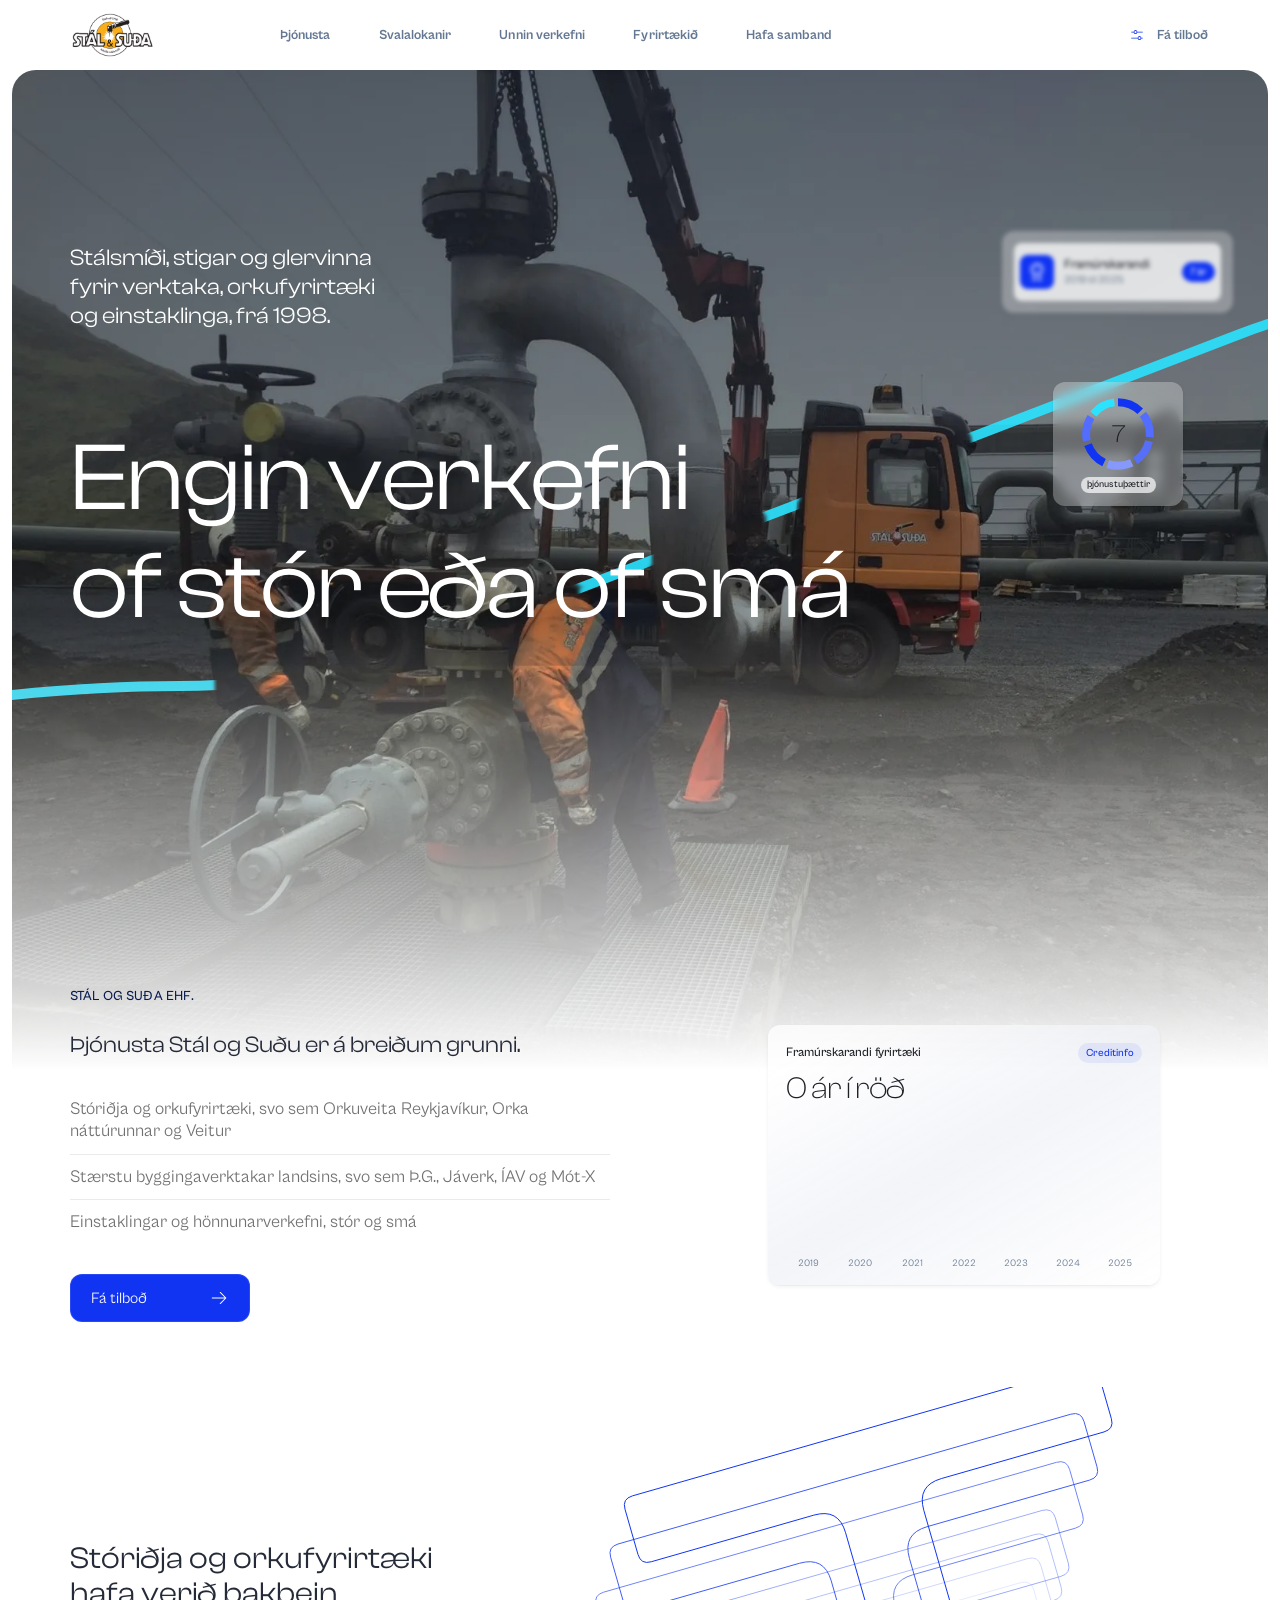
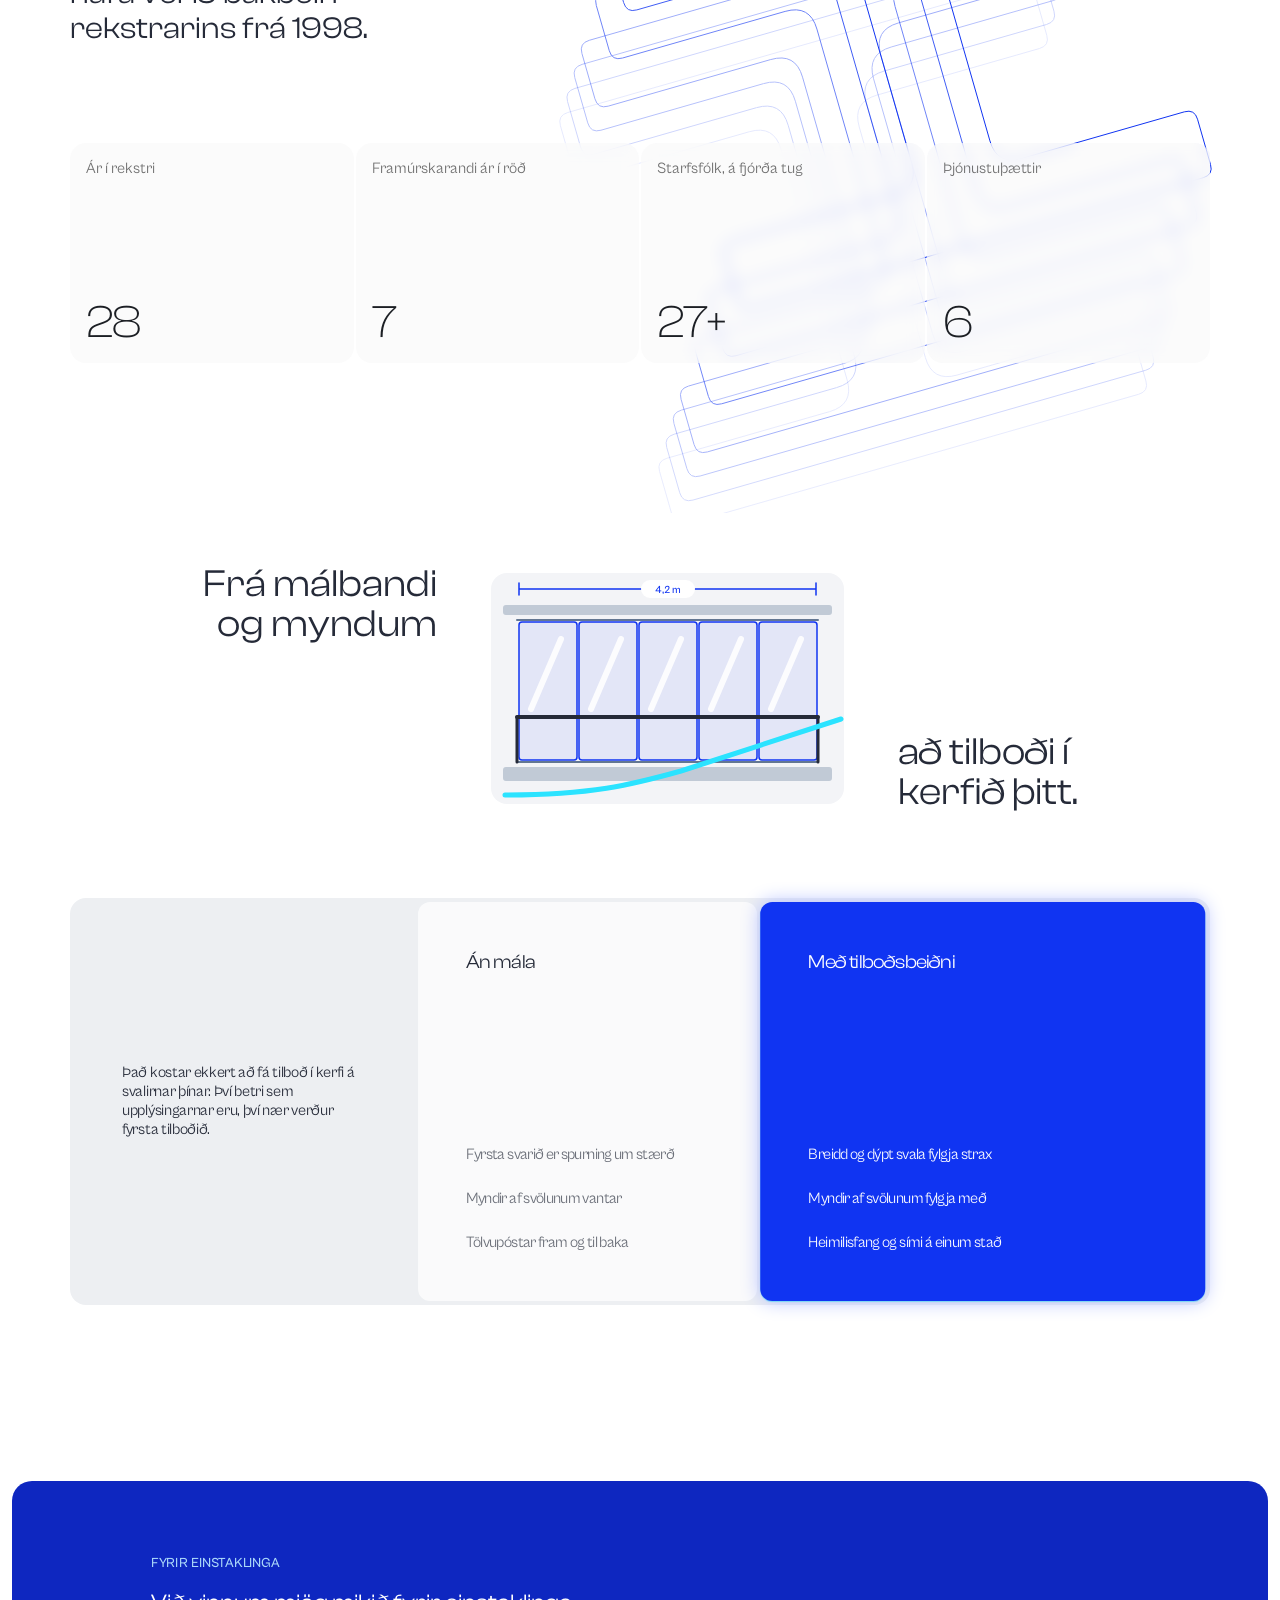
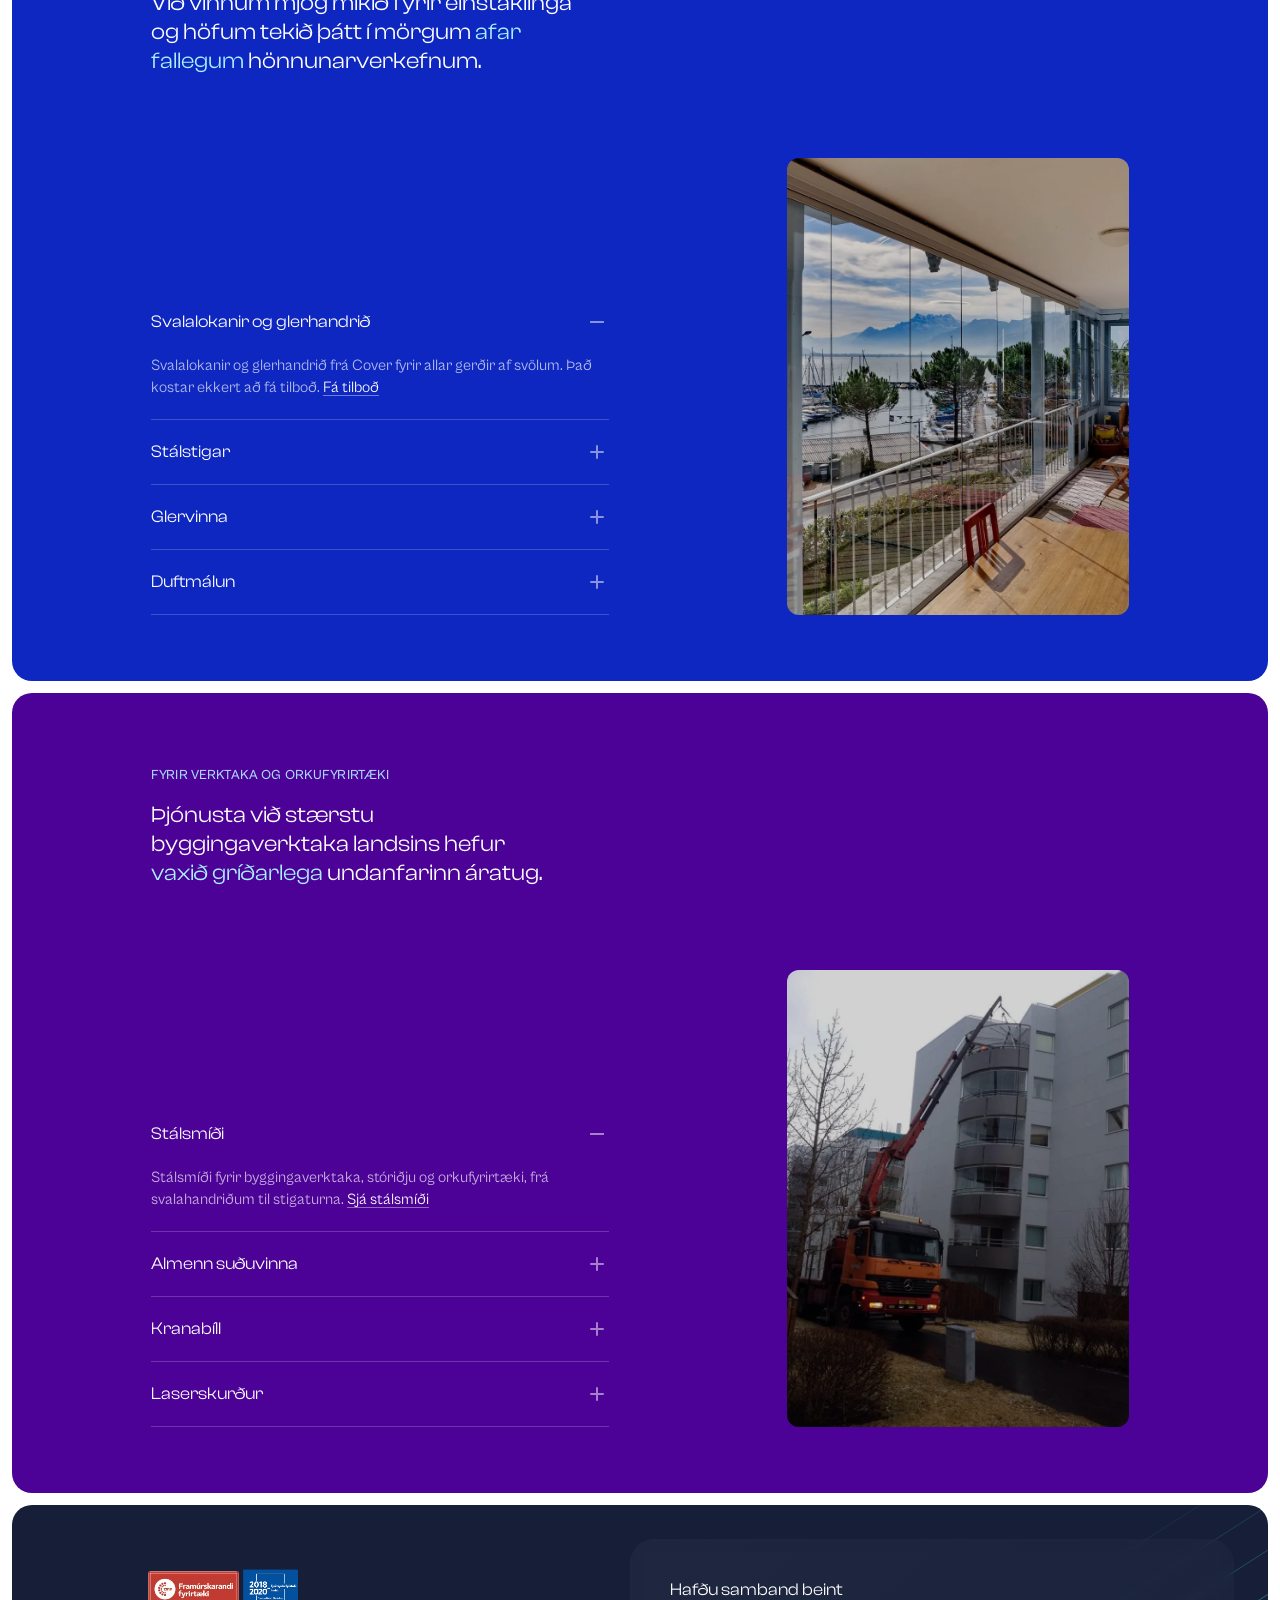
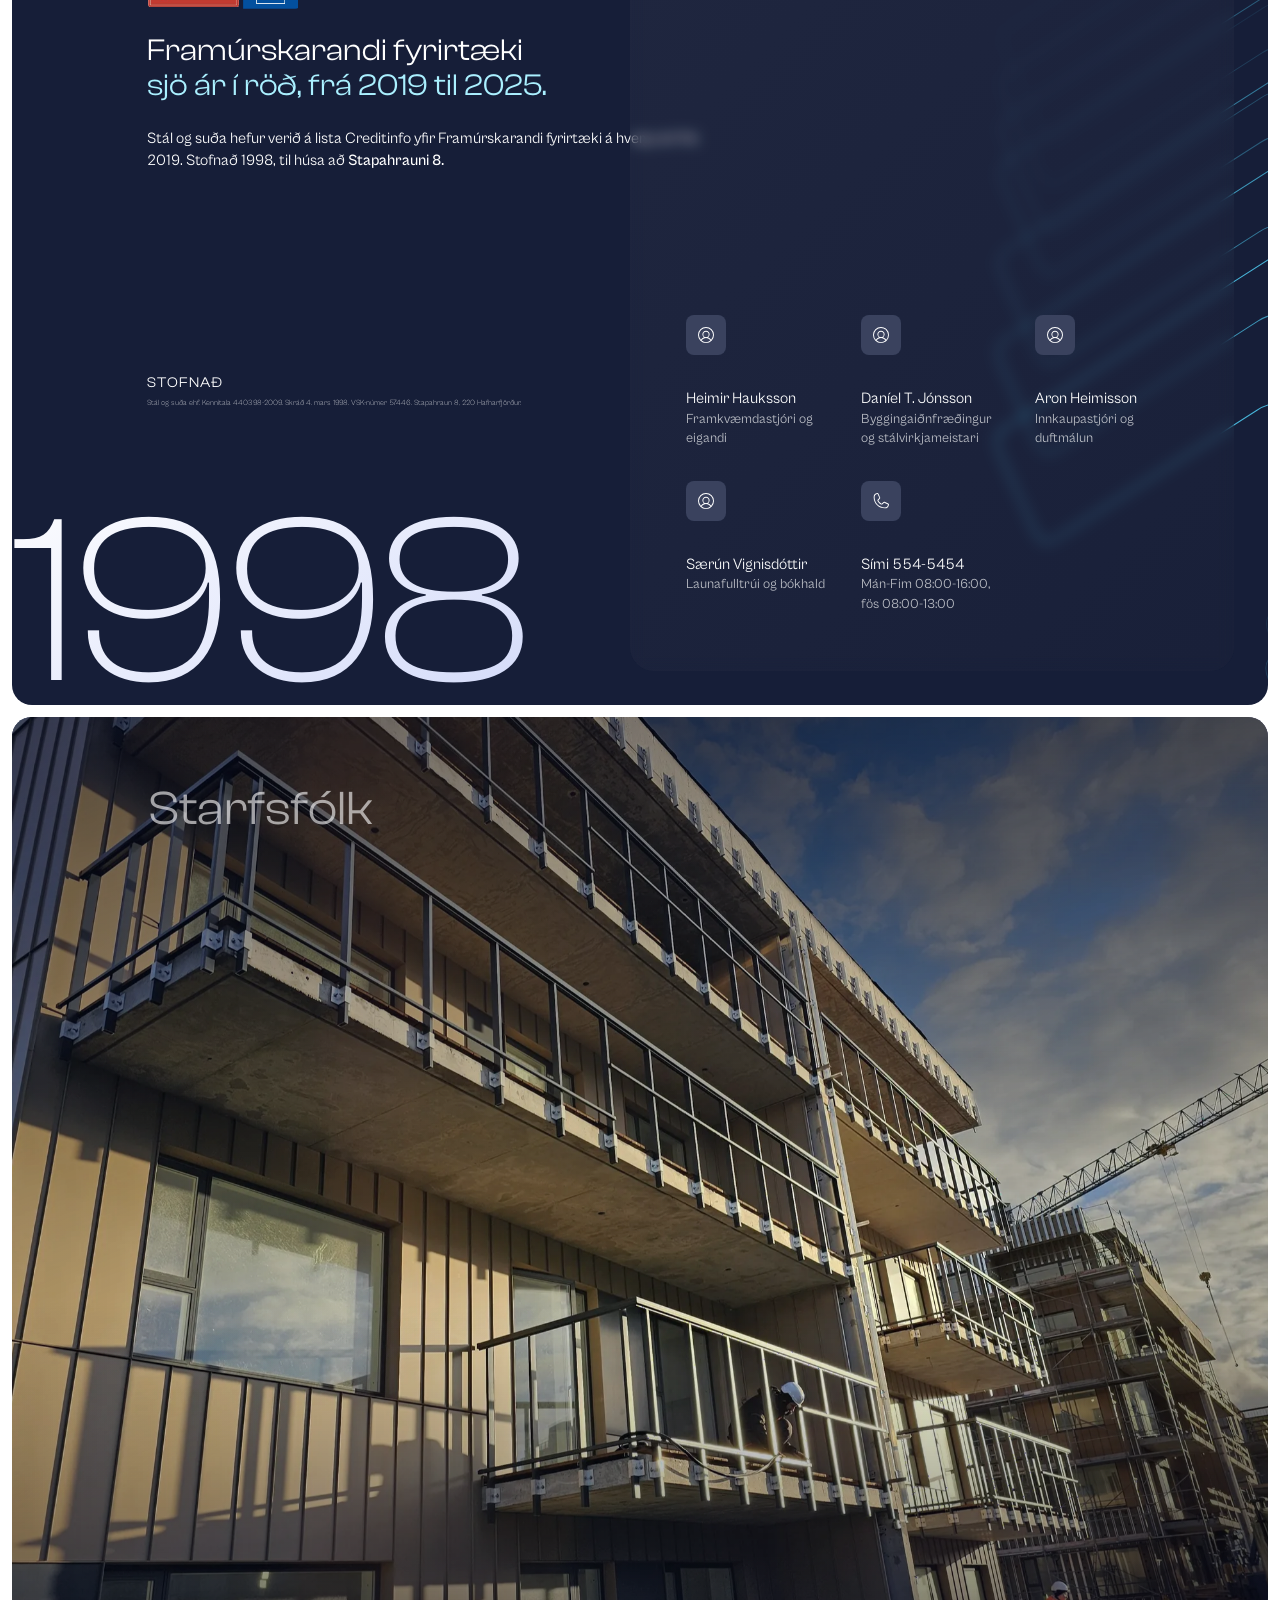
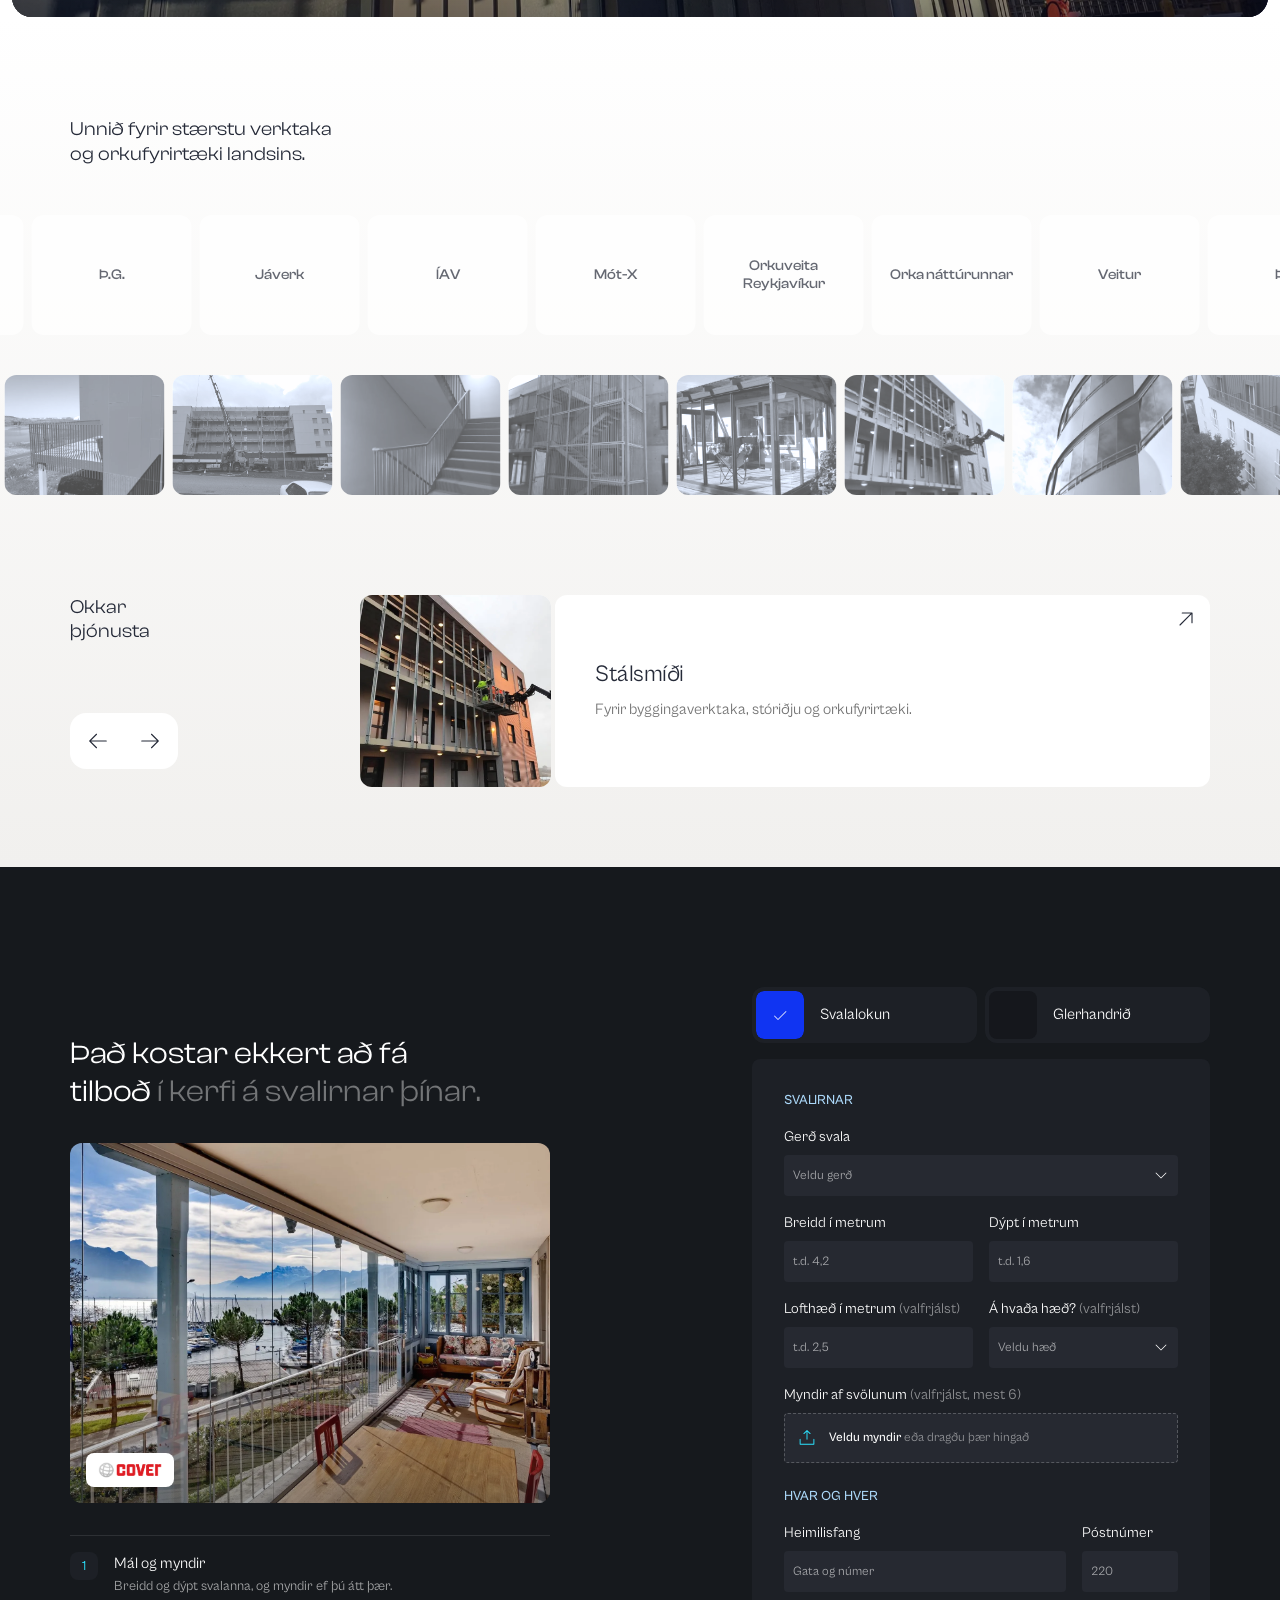
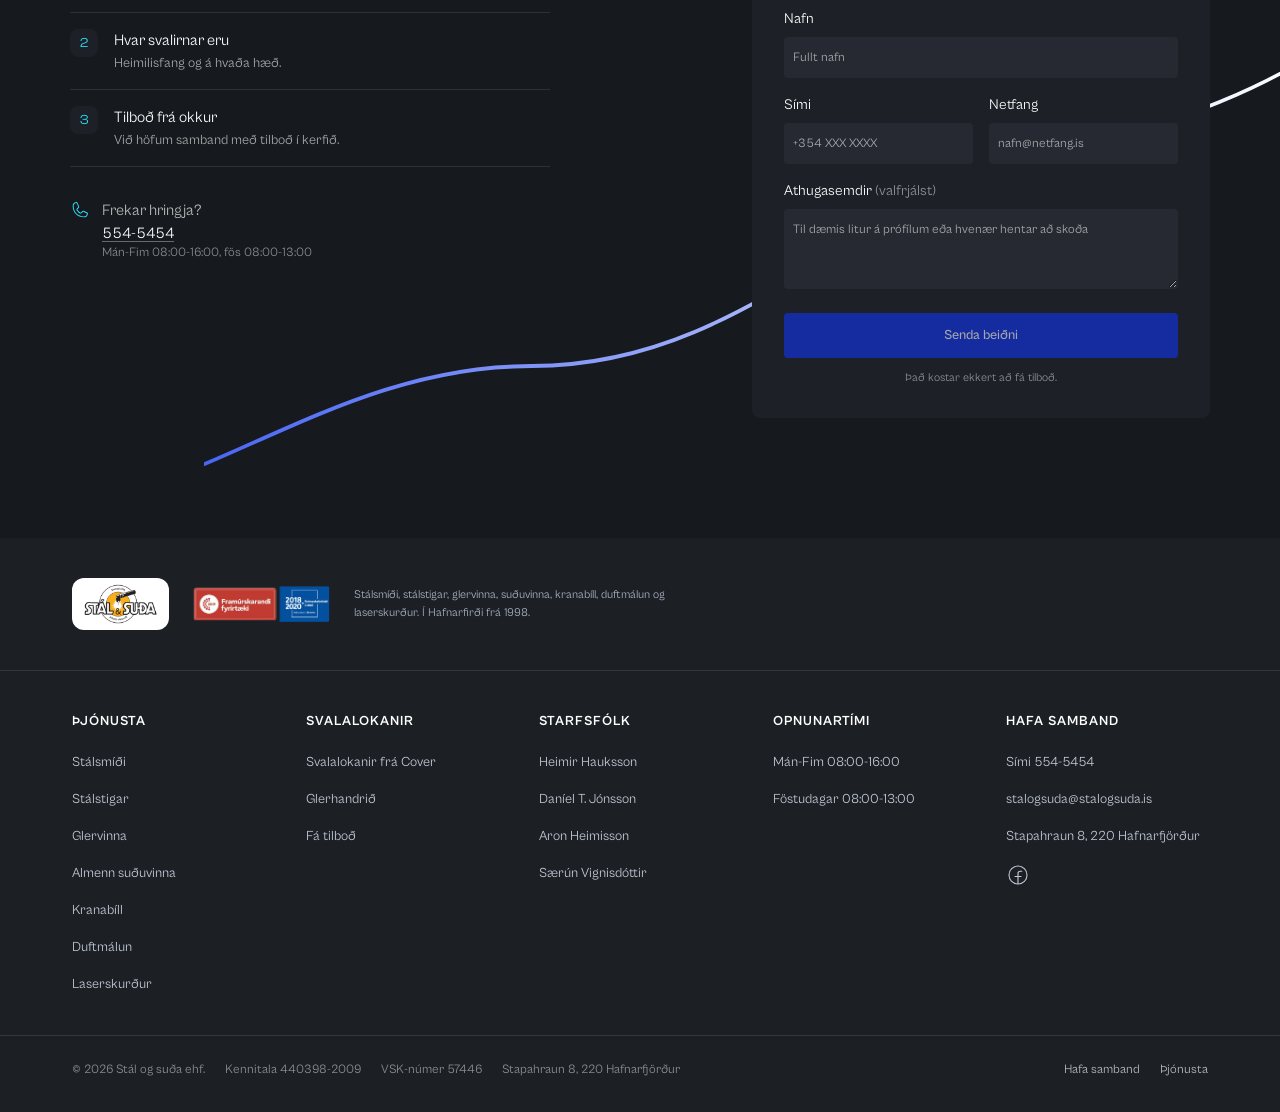
<file: index.html>
<!doctype html>
<html lang="is">
<head>
<meta charset="utf-8">
<meta name="viewport" content="width=device-width, initial-scale=1">
<title>Stál og suða ehf. | Stálsmíði, stálstigar, glervinna og svalalokanir í Hafnarfirði</title>
<meta name="description" content="Stál og suða ehf. í Hafnarfirði: stálsmíði, stálstigar, glervinna, suðuvinna, kranabíll, duftmálun, laserskurður og svalalokanir frá Cover. Það kostar ekkert að fá tilboð.">
<meta name="robots" content="noindex, nofollow">
<meta name="theme-color" content="#ffffff">
<link rel="icon" type="image/svg+xml" href="favicon.svg"><link rel="icon" type="image/png" sizes="32x32" href="/stalogsuda-preview/favicon-32.png"><link rel="apple-touch-icon" sizes="180x180" href="/stalogsuda-preview/favicon-180.png">
<link rel="preload" href="assets/fonts/ClashDisplay-Regular.woff2" as="font" type="font/woff2" crossorigin>
<link rel="preload" href="assets/fonts/CabinetGrotesk-Regular.woff2" as="font" type="font/woff2" crossorigin>
<link rel="preload" href="assets/img/hero.webp" as="image">
<script>
(function () {
  var root = document.documentElement;
  function set(v) { if (root.getAttribute('data-input') !== v) root.setAttribute('data-input', v); }
  addEventListener('pointerdown', function () { set('pointer'); }, true);
  addEventListener('keydown', function (e) {
    if (e.key === 'Shift' || e.key === 'Control' || e.key === 'Alt' || e.key === 'Meta') return;
    set('key');
  }, true);
})();
</script>

<link rel="stylesheet" href="assets/vendor/focus-guard.css">
<link rel="stylesheet" href="assets/css/site.css">
<script>document.documentElement.classList.add('js');setTimeout(function(){document.documentElement.classList.add('is-ready')},6000);</script>
</head>
<body class="page-home">
<svg xmlns="http://www.w3.org/2000/svg" style="display:none" aria-hidden="true">
<symbol id="i-arrow-right" viewBox="0 0 256 256"><path d="M220.24,132.24l-72,72a6,6,0,0,1-8.48-8.48L201.51,134H40a6,6,0,0,1,0-12H201.51L139.76,60.24a6,6,0,0,1,8.48-8.48l72,72A6,6,0,0,1,220.24,132.24Z"/></symbol>
<symbol id="i-arrow-up-right" viewBox="0 0 256 256"><path d="M198,64V168a6,6,0,0,1-12,0V78.48L68.24,196.24a6,6,0,0,1-8.48-8.48L177.52,70H88a6,6,0,0,1,0-12H192A6,6,0,0,1,198,64Z"/></symbol>
<symbol id="i-check" viewBox="0 0 256 256"><path d="M228.24,76.24l-128,128a6,6,0,0,1-8.48,0l-56-56a6,6,0,0,1,8.48-8.48L96,191.51,219.76,67.76a6,6,0,0,1,8.48,8.48Z"/></symbol>
<symbol id="i-phone" viewBox="0 0 256 256"><path d="M221.59,160.3l-47.24-21.17a14,14,0,0,0-13.28,1.22,4.81,4.81,0,0,0-.56.42l-24.69,21a1.88,1.88,0,0,1-1.68.06c-15.87-7.66-32.31-24-40-39.65a1.91,1.91,0,0,1,0-1.68l21.07-25a6.13,6.13,0,0,0,.42-.58,14,14,0,0,0,1.12-13.27L95.73,34.49a14,14,0,0,0-14.56-8.38A54.24,54.24,0,0,0,34,80c0,78.3,63.7,142,142,142a54.25,54.25,0,0,0,53.89-47.17A14,14,0,0,0,221.59,160.3ZM176,210C104.32,210,46,151.68,46,80A42.23,42.23,0,0,1,82.67,38h.23a2,2,0,0,1,1.84,1.31l21.1,47.11a2,2,0,0,1,0,1.67L84.73,113.15a4.73,4.73,0,0,0-.43.57,14,14,0,0,0-.91,13.73c8.87,18.16,27.17,36.32,45.53,45.19a14,14,0,0,0,13.77-1c.19-.13.38-.27.56-.42l24.68-21a1.92,1.92,0,0,1,1.6-.1l47.25,21.17a2,2,0,0,1,1.21,2A42.24,42.24,0,0,1,176,210Z"/></symbol>
<symbol id="i-envelope-simple" viewBox="0 0 256 256"><path d="M224,50H32a6,6,0,0,0-6,6V192a14,14,0,0,0,14,14H216a14,14,0,0,0,14-14V56A6,6,0,0,0,224,50ZM208.58,62,128,135.86,47.42,62ZM216,194H40a2,2,0,0,1-2-2V69.64l86,78.78a6,6,0,0,0,8.1,0L218,69.64V192A2,2,0,0,1,216,194Z"/></symbol>
<symbol id="i-caret-down" viewBox="0 0 256 256"><path d="M212.24,100.24l-80,80a6,6,0,0,1-8.48,0l-80-80a6,6,0,0,1,8.48-8.48L128,167.51l75.76-75.75a6,6,0,0,1,8.48,8.48Z"/></symbol>
<symbol id="i-facebook-logo" viewBox="0 0 256 256"><path d="M128,26A102,102,0,1,0,230,128,102.12,102.12,0,0,0,128,26Zm6,191.8V150h26a6,6,0,0,0,0-12H134V112a18,18,0,0,1,18-18h16a6,6,0,0,0,0-12H152a30,30,0,0,0-30,30v26H96a6,6,0,0,0,0,12h26v67.8a90,90,0,1,1,12,0Z"/></symbol>
<symbol id="i-image" viewBox="0 0 256 256"><path d="M216,42H40A14,14,0,0,0,26,56V200a14,14,0,0,0,14,14H216a14,14,0,0,0,14-14V56A14,14,0,0,0,216,42ZM40,54H216a2,2,0,0,1,2,2V163.57L188.53,134.1a14,14,0,0,0-19.8,0l-21.42,21.42L101.9,110.1a14,14,0,0,0-19.8,0L38,154.2V56A2,2,0,0,1,40,54ZM38,200V171.17l52.58-52.58a2,2,0,0,1,2.84,0L176.83,202H40A2,2,0,0,1,38,200Zm178,2H193.8l-38-38,21.41-21.42a2,2,0,0,1,2.83,0l38,38V200A2,2,0,0,1,216,202ZM146,100a10,10,0,1,1,10,10A10,10,0,0,1,146,100Z"/></symbol>
<symbol id="i-x" viewBox="0 0 256 256"><path d="M204.24,195.76a6,6,0,1,1-8.48,8.48L128,136.49,60.24,204.24a6,6,0,0,1-8.48-8.48L119.51,128,51.76,60.24a6,6,0,0,1,8.48-8.48L128,119.51l67.76-67.75a6,6,0,0,1,8.48,8.48L136.49,128Z"/></symbol>
<symbol id="i-user-circle" viewBox="0 0 256 256"><path d="M128,26A102,102,0,1,0,230,128,102.12,102.12,0,0,0,128,26ZM71.44,198a66,66,0,0,1,113.12,0,89.8,89.8,0,0,1-113.12,0ZM94,120a34,34,0,1,1,34,34A34,34,0,0,1,94,120Zm99.51,69.64a77.53,77.53,0,0,0-40-31.38,46,46,0,1,0-51,0,77.53,77.53,0,0,0-40,31.38,90,90,0,1,1,131,0Z"/></symbol>
<symbol id="i-map-pin" viewBox="0 0 256 256"><path d="M128,66a38,38,0,1,0,38,38A38,38,0,0,0,128,66Zm0,64a26,26,0,1,1,26-26A26,26,0,0,1,128,130Zm0-112a86.1,86.1,0,0,0-86,86c0,30.91,14.34,63.74,41.47,94.94a252.32,252.32,0,0,0,41.09,38,6,6,0,0,0,6.88,0,252.32,252.32,0,0,0,41.09-38c27.13-31.2,41.47-64,41.47-94.94A86.1,86.1,0,0,0,128,18Zm0,206.51C113,212.93,54,163.62,54,104a74,74,0,0,1,148,0C202,163.62,143,212.93,128,224.51Z"/></symbol>
<symbol id="i-clock" viewBox="0 0 256 256"><path d="M128,26A102,102,0,1,0,230,128,102.12,102.12,0,0,0,128,26Zm0,192a90,90,0,1,1,90-90A90.1,90.1,0,0,1,128,218Zm62-90a6,6,0,0,1-6,6H128a6,6,0,0,1-6-6V72a6,6,0,0,1,12,0v50h50A6,6,0,0,1,190,128Z"/></symbol>
<symbol id="i-medal" viewBox="0 0 256 256"><path d="M214,96A86,86,0,1,0,74,162.87V240a6,6,0,0,0,2.85,5.1A5.93,5.93,0,0,0,80,246a6,6,0,0,0,2.68-.63L128,222.71l45.33,22.66A6,6,0,0,0,182,240V162.87A85.87,85.87,0,0,0,214,96ZM54,96a74,74,0,1,1,74,74A74.09,74.09,0,0,1,54,96ZM170,230.29l-39.33-19.66a6,6,0,0,0-5.36,0L86,230.29V171a85.75,85.75,0,0,0,84,0ZM128,150A54,54,0,1,0,74,96,54.06,54.06,0,0,0,128,150Zm0-96A42,42,0,1,1,86,96,42,42,0,0,1,128,54Z"/></symbol>
<symbol id="i-sliders-horizontal" viewBox="0 0 256 256"><path d="M40,86H74.6a30,30,0,0,0,58.8,0H216a6,6,0,0,0,0-12H133.4a30,30,0,0,0-58.8,0H40a6,6,0,0,0,0,12Zm64-24A18,18,0,1,1,86,80,18,18,0,0,1,104,62ZM216,170H197.4a30,30,0,0,0-58.8,0H40a6,6,0,0,0,0,12h98.6a30,30,0,0,0,58.8,0H216a6,6,0,0,0,0-12Zm-48,24a18,18,0,1,1,18-18A18,18,0,0,1,168,194Z"/></symbol>
<symbol id="i-upload-simple" viewBox="0 0 256 256"><path d="M222,144v64a6,6,0,0,1-6,6H40a6,6,0,0,1-6-6V144a6,6,0,0,1,12,0v58H210V144a6,6,0,0,1,12,0ZM92.24,76.24,122,46.49V144a6,6,0,0,0,12,0V46.49l29.76,29.75a6,6,0,0,0,8.48-8.48l-40-40a6,6,0,0,0-8.48,0l-40,40a6,6,0,0,0,8.48,8.48Z"/></symbol>
</svg>

<a class="skip" href="#main">Fara beint í efni</a>
<div class="hdr-wrap hdr-wrap--home" data-header>
  <header class="hdr">
    <div class="hdr__in">
      <a class="hdr__logo" href="./" aria-label="Stál og suða, forsíða"><img src="assets/img/logo.png" width="238" height="130" alt="Stál og suða"></a>
      <nav class="hdr__nav" aria-label="Aðalvalmynd">
        <ul class="hdr__list">
          <li class="hdr__item has-mega" data-mega>
            <button class="hdr__link" type="button" aria-expanded="false" aria-controls="mega-thjonusta">Þjónusta<svg class="hdr__chev" aria-hidden="true"><use href="#i-caret-down"/></svg></button>
            <div class="mega" id="mega-thjonusta" tabindex="-1" hidden>
              <div class="mega__in">
                <div class="mega__col">
                  <p class="mega__title">Okkar þjónusta</p>
                  <ul class="mega__links">
                    <li><a href="thjonusta.html#stalsmidi">Stálsmíði</a></li>
                    <li><a href="thjonusta.html#stalstigar">Stálstigar</a></li>
                    <li><a href="thjonusta.html#glervinna">Glervinna</a></li>
                    <li><a href="thjonusta.html#sudavinna">Almenn suðuvinna</a></li>
                    <li><a href="thjonusta.html#kranabill">Kranabíll</a></li>
                    <li><a href="thjonusta.html#duftmalun">Duftmálun</a></li>
                    <li><a href="thjonusta.html#laserskurdur">Laserskurður</a></li>
                  </ul>
                  <div class="mega__follow">
                    <p class="mega__label">Fylgdu okkur</p>
                    <a class="mega__social" href="https://www.facebook.com/St%C3%A1l-Og-Su%C3%B0a-ehf-352276501564778" rel="noopener" target="_blank" aria-label="Stál og suða á Facebook"><svg aria-hidden="true"><use href="#i-facebook-logo"/></svg></a>
                  </div>
                </div>
                <div class="mega__banners">
                  <a class="banner" href="thjonusta.html#svalalokanir" style="--accent:#2BE3FF">
                    <img src="assets/img/svalalokun.webp" alt="" loading="lazy" width="1600" height="1066">
                    <span class="banner__txt"><strong>Svalalokanir og glerhandrið</strong><span>Frá Cover, fyrir allar gerðir af svölum.</span></span>
                  </a>
                  <a class="banner" href="thjonusta.html#stalstigar" style="--accent:#1034F2">
                    <img src="assets/img/stalstigi-uti.webp" alt="" loading="lazy" width="1700" height="1276">
                    <span class="banner__txt"><strong>Stálstigar</strong><span>Innanhúss og utan.</span></span>
                  </a>
                </div>
              </div>
            </div>
          </li>
          <li class="hdr__item"><a class="hdr__link" href="thjonusta.html#svalalokanir">Svalalokanir</a></li>
          <li class="hdr__item"><a class="hdr__link" href="thjonusta.html#verkefni">Unnin verkefni</a></li>
          <li class="hdr__item"><a class="hdr__link" href="./#fyrirtaekid">Fyrirtækið</a></li>
          <li class="hdr__item"><a class="hdr__link" href="tilbod.html#samband">Hafa samband</a></li>
          <li class="hdr__item hdr__item--cta"><a class="hdr__cta" href="tilbod.html"><svg aria-hidden="true"><use href="#i-sliders-horizontal"/></svg>Fá tilboð</a></li>
        </ul>
      </nav>
      <button class="burger" type="button" aria-expanded="false" aria-controls="mnav" aria-label="Valmynd"><span></span><span></span><span></span></button>
    </div>
    <div class="mnav" id="mnav" tabindex="-1" hidden>
      <ul class="mnav__list">
        <li class="mnav__group">
          <button class="mnav__row" type="button" aria-expanded="false" aria-controls="mnav-thj">Þjónusta<svg class="mnav__chev" aria-hidden="true"><use href="#i-caret-down"/></svg></button>
          <div class="mnav__sub" id="mnav-thj" hidden>
            <a href="thjonusta.html#stalsmidi">Stálsmíði</a><a href="thjonusta.html#stalstigar">Stálstigar</a><a href="thjonusta.html#glervinna">Glervinna</a><a href="thjonusta.html#sudavinna">Almenn suðuvinna</a><a href="thjonusta.html#kranabill">Kranabíll</a><a href="thjonusta.html#duftmalun">Duftmálun</a><a href="thjonusta.html#laserskurdur">Laserskurður</a>
          </div>
        </li>
        <li><a class="mnav__row" href="thjonusta.html#svalalokanir">Svalalokanir og glerhandrið</a></li>
        <li><a class="mnav__row" href="thjonusta.html#verkefni">Unnin verkefni</a></li>
        <li><a class="mnav__row" href="./#fyrirtaekid">Fyrirtækið</a></li>
        <li><a class="mnav__row" href="tilbod.html#samband">Hafa samband</a></li>
        <li class="mnav__last"><a class="mnav__row mnav__row--cta" href="tilbod.html"><svg aria-hidden="true"><use href="#i-sliders-horizontal"/></svg>Fá tilboð</a></li>
      </ul>
    </div>
  </header>
</div>

<main id="main">

<!-- 1 HERO -->
<section class="hero is-expanded" aria-labelledby="home-title" data-hero>
  <div class="hero__frame">
    <img class="hero__bg" src="assets/img/hero.webp" width="1700" height="1276" alt="Starfsmenn Stál og suðu við borholutopp á virkjunarsvæði, kranabíll fyrirtækisins í bakgrunni" fetchpriority="high" data-hero-img>
    <div class="hero__dim"></div>
    <div class="hero__sweep" data-sweep>
      <svg class="hero__sweep-svg hero__sweep-svg--d" viewBox="0 0 1920 624" preserveAspectRatio="none" aria-hidden="true"><path d="M-60 612 C 120 590 300 548 500 548 C 650 548 760 505 900 450 L 1560 196 C 1650 162 1730 150 1800 166 C 1870 182 1930 150 1990 88"/></svg>
      <svg class="hero__sweep-svg hero__sweep-svg--m" viewBox="0 0 1028 329" preserveAspectRatio="none" aria-hidden="true"><path d="M-40 318 C 100 306 220 292 330 262 L 820 88 C 900 60 960 58 1070 26"/></svg>
    </div>
    <div class="hero__layer hero__layer--3"><div class="hero__col">
      <div class="gcard gcard--award hero__award" data-flip-src="award">
        <div class="gaward"><span class="gaward__ico" aria-hidden="true"><svg><use href="#i-medal"/></svg></span><span class="gaward__txt"><strong>Framúrskarandi</strong><span>2019 til 2025</span></span><span class="gaward__pill">7 ár</span></div>
      </div>
    </div></div>
    <img class="hero__cut" src="assets/img/hero-cut.webp" width="1700" height="1276" alt="" aria-hidden="true" data-hero-img>
    <div class="hero__layer hero__layer--5"><div class="hero__col">
      <div class="gcard gcard--ring hero__ring" data-flip-src="ring">
        <div class="gring" aria-hidden="true">
          <svg viewBox="0 0 98 98"><g class="gring__seg"></g></svg>
          <span class="gring__n">7</span>
        </div>
        <span class="gring__l">þjónustuþættir</span>
      </div>
    </div></div>
    <div class="hero__fade"></div>
    <div class="hero__text" data-hero-text>
      <div class="hero__col hero__stack">
        <p class="hero__eyebrow">
          <span class="mask"><span class="line" data-hl="e">Stálsmíði, stigar og glervinna</span></span>
          <span class="mask"><span class="line" data-hl="e">fyrir verktaka, orkufyrirtæki</span></span>
          <span class="mask"><span class="line" data-hl="e">og einstaklinga, frá 1998.</span></span>
        </p>
        <h1 id="home-title" class="hero__h1">
          <span class="hero__h1-line"><span class="line" data-hl="h">Engin verkefni</span></span>
          <span class="hero__h1-line hero__h1-line--r"><span class="line" data-hl="h">of stór eða of&nbsp;smá</span></span>
        </h1>
      </div>
    </div>
  </div>
</section>

<!-- 2 NEXUS INTRO (cards land here) -->
<section class="nx" id="fyrirtaekid" aria-labelledby="nx-title" data-nx>
  <div class="nx__row">
    <div class="nx__text">
      <div class="nx__head">
        <p class="eyebrow" data-split>Stál og suða ehf.</p>
        <h2 class="nx__h2" id="nx-title" data-split>Þjónusta Stál og Suðu er á breiðum grunni.</h2>
      </div>
      <ul class="nx__list">
        <li>Stóriðja og orkufyrirtæki, svo sem Orkuveita Reykjavíkur, Orka náttúrunnar og Veitur</li>
        <li>Stærstu byggingaverktakar landsins, svo sem Þ.G., Jáverk, ÍAV og Mót-X</li>
        <li>Einstaklingar og hönnunarverkefni, stór og smá</li>
      </ul>
      <a class="cta" href="#tilbod" data-reveal><span>Fá tilboð</span><span class="cta__ico" aria-hidden="true"><span class="cta__strip"><svg><use href="#i-arrow-right"/></svg><svg><use href="#i-arrow-right"/></svg></span></span></a>
    </div>
    <div class="nx__visual">
      <div class="nx__leads" data-reveal data-chart>
        <div class="gcard gcard--fill">
          <div class="chart">
            <div class="chart__top"><span class="chart__label">Framúrskarandi fyrirtæki</span><span class="chart__tag">Creditinfo</span></div>
            <p class="chart__value"><span data-chart-n>7</span> ár í röð</p>
            <div class="chart__bars" aria-hidden="true">
              <span style="--h:.34"><i></i><b>2019</b></span><span style="--h:.44"><i></i><b>2020</b></span><span style="--h:.52"><i></i><b>2021</b></span><span style="--h:.62"><i></i><b>2022</b></span><span style="--h:.72"><i></i><b>2023</b></span><span style="--h:.84"><i></i><b>2024</b></span><span style="--h:1"><i></i><b>2025</b></span>
            </div>
            <p class="sr-only">Á lista Creditinfo yfir Framúrskarandi fyrirtæki öll árin frá 2019 til 2025.</p>
          </div>
        </div>
      </div>
      <div class="nx__target nx__target--ring" data-flip-target="ring">
        <div class="gcard gcard--ring">
          <div class="gring" aria-hidden="true"><svg viewBox="0 0 98 98"><g class="gring__seg"></g></svg><span class="gring__n">7</span></div>
          <span class="gring__l">þjónustuþættir</span>
        </div>
      </div>
      <div class="nx__target nx__target--award" data-flip-target="award">
        <div class="gcard gcard--award">
          <div class="gaward"><span class="gaward__ico" aria-hidden="true"><svg><use href="#i-medal"/></svg></span><span class="gaward__txt"><strong>Framúrskarandi</strong><span>2019 til 2025</span></span><span class="gaward__pill">7 ár</span></div>
        </div>
      </div>
    </div>
  </div>
</section>

<!-- 3 STATS + ECHO VECTOR -->
<section class="stats" aria-labelledby="stats-title" data-echo-section>
  <svg class="echo echo--stats" viewBox="0 0 850 577" aria-hidden="true" data-echo>
    <g transform="rotate(-16 425 290)">
      <path class="echo__p" d="M205 90H645Q655 90 655 100V144Q655 154 645 154H487Q463 154 463 178V402Q463 426 487 426H645Q655 426 655 436V480Q655 490 645 490H205Q195 490 195 480V436Q195 426 205 426H363Q387 426 387 402V178Q387 154 363 154H205Q195 154 195 144V100Q195 90 205 90Z"/>
    </g>
  </svg>
  <div class="stats__in" data-stats>
    <h2 class="stats__h2" id="stats-title" data-split>Stóriðja og orkufyrirtæki hafa verið bakbein rekstrarins frá 1998.</h2>
    <ul class="stats__list">
      <li class="stat" data-reveal><span class="stat__l">Ár í rekstri</span><span class="stat__n" data-count="28">28</span></li>
      <li class="stat" data-reveal><span class="stat__l">Framúrskarandi ár í röð</span><span class="stat__n" data-count="7">7</span></li>
      <li class="stat" data-reveal><span class="stat__l">Starfsfólk, á fjórða tug</span><span class="stat__n" data-count="30" data-suffix="+">30+</span></li>
      <li class="stat" data-reveal><span class="stat__l">Þjónustuþættir</span><span class="stat__n" data-count="7">7</span></li>
    </ul>
  </div>
</section>

<!-- 4 COMPARISON (desktop pinned / phone static) -->
<div class="cmp-sentinel" data-cmp-sentinel></div>
<div class="cmp-wrap" data-cmp-wrap>
  <section class="cmp" aria-labelledby="cmp-title" data-cmp>
    <div class="cmp__in">
      <div class="cmp__row" data-cmp-row>
        <h2 class="cmp__h2" id="cmp-title" data-cmp-h2>Frá málbandi <br>og myndum</h2>
        <div class="cmp__illo" data-cmp-illo>
          <svg class="balc" viewBox="0 0 373 259" role="img" aria-label="Teikning: svalalokun með glerflekum sem renna til hliðar">
  <rect x="10" y="14" width="353" height="231" rx="16" fill="#F3F4F7"/>
  <g class="balc__dim">
    <path d="M38 30H335M38 24V36M335 24V36" stroke="#1034F2" stroke-width="1.5" stroke-linecap="round" fill="none"/>
    <rect x="160" y="21" width="54" height="18" rx="9" fill="#fff"/>
    <text x="187" y="34" text-anchor="middle">4,2 m</text>
  </g>
  <rect x="22" y="46" width="329" height="10" rx="3" fill="#C1CAD6"/>
  <rect x="22" y="208" width="329" height="14" rx="3" fill="#C1CAD6"/>
  <path d="M36 61H337M36 203H337" stroke="#637792" stroke-width="2" stroke-linecap="round"/>
  <g class="balc__panels">
    <g class="balc__panel" style="--i:0"><rect x="38" y="63" width="58" height="138" rx="3"/><path d="M50 150L80 80"/></g>
    <g class="balc__panel" style="--i:1"><rect x="98" y="63" width="58" height="138" rx="3"/><path d="M110 150L140 80"/></g>
    <g class="balc__panel" style="--i:2"><rect x="158" y="63" width="58" height="138" rx="3"/><path d="M170 150L200 80"/></g>
    <g class="balc__panel" style="--i:3"><rect x="218" y="63" width="58" height="138" rx="3"/><path d="M230 150L260 80"/></g>
    <g class="balc__panel" style="--i:4"><rect x="278" y="63" width="58" height="138" rx="3"/><path d="M290 150L320 80"/></g>
  </g>
  <path d="M36 158H337" stroke="#252A38" stroke-width="4" stroke-linecap="round"/>
  <path d="M36 158V203M337 158V203" stroke="#252A38" stroke-width="3" stroke-linecap="round"/>
  <path class="balc__arc" d="M24 236C110 236 150 226 200 212L360 160" stroke="#2BE3FF" stroke-width="5" stroke-linecap="round" fill="none"/>
</svg>

        </div>
        <p class="cmp__p" data-cmp-p>að tilboði í <br>kerfið þitt.</p>
      </div>
      <div class="cmp__cards" data-cmp-cards>
        <div class="cmp__panel" data-cmp-panel></div>
        <div class="cmp__track" data-cmp-track>
          <div class="cmp__card cmp__intro" data-cmp-card><p>Það kostar ekkert að fá tilboð í kerfi á svalirnar þínar. Því betri sem upplýsingarnar eru, því nær verður fyrsta tilboðið.</p></div>
          <div class="cmp__card cmp__without" data-cmp-card>
            <h3>Án mála</h3>
            <ul><li>Fyrsta svarið er spurning um stærð</li><li>Myndir af svölunum vantar</li><li>Tölvupóstar fram og til baka</li></ul>
          </div>
          <div class="cmp__card cmp__with" data-cmp-card>
            <h3>Með tilboðsbeiðni</h3>
            <ul><li>Breidd og dýpt svala fylgja strax</li><li>Myndir af svölunum fylgja með</li><li>Heimilisfang og sími á einum stað</li></ul>
          </div>
        </div>
      </div>
    </div>
  </section>
</div>

<!-- 5 SOLUTIONS: two stacking accordion cards -->
<div class="solutions" id="thjonusta">
  <div class="sol-wrap sol-wrap--1" data-sol="1">
    <section class="sol sol--blue" id="svalalokanir" aria-labelledby="sol1-title">
      <div class="sol__row">
        <div class="sol__left">
          <div class="sol__top">
            <div class="sol__mhead"><p class="eyebrow eyebrow--dark">Fyrir einstaklinga</p><img src="assets/img/svalalokun-2.webp" alt="" width="960" height="720" loading="lazy"></div>
            <p class="eyebrow eyebrow--dark sol__eyebrow">Fyrir einstaklinga</p>
            <h2 class="sol__h2" id="sol1-title">Við vinnum mjög mikið fyrir einstaklinga og höfum tekið þátt í mörgum <em>afar fallegum</em> hönnunarverkefnum.</h2>
          </div>
          <div class="acc" data-acc>
            <div class="acc__item is-open">
              <h3><button class="acc__btn" type="button" id="a1-1" aria-expanded="true" aria-controls="a1-1p">Svalalokanir og glerhandrið<span class="acc__ico" aria-hidden="true"></span></button></h3>
              <div class="acc__panel" id="a1-1p" role="region" aria-labelledby="a1-1" aria-hidden="false"><div><p>Svalalokanir og glerhandrið frá Cover fyrir allar gerðir af svölum. Það kostar ekkert að fá tilboð. <a href="#tilbod">Fá tilboð</a></p></div></div>
            </div>
            <div class="acc__item">
              <h3><button class="acc__btn" type="button" id="a1-2" aria-expanded="false" aria-controls="a1-2p">Stálstigar<span class="acc__ico" aria-hidden="true"></span></button></h3>
              <div class="acc__panel" id="a1-2p" role="region" aria-labelledby="a1-2" aria-hidden="true"><div><p>Stálstigar innanhúss og utan, fyrir heimili og stærri byggingar. <a href="thjonusta.html#stalstigar">Sjá stigaverkefni</a></p></div></div>
            </div>
            <div class="acc__item">
              <h3><button class="acc__btn" type="button" id="a1-3" aria-expanded="false" aria-controls="a1-3p">Glervinna<span class="acc__ico" aria-hidden="true"></span></button></h3>
              <div class="acc__panel" id="a1-3p" role="region" aria-labelledby="a1-3" aria-hidden="true"><div><p>Glervinna í stáli og gleri, frá glerhandriðum til glerskála. <a href="thjonusta.html#glervinna">Sjá glervinnu</a></p></div></div>
            </div>
            <div class="acc__item">
              <h3><button class="acc__btn" type="button" id="a1-4" aria-expanded="false" aria-controls="a1-4p">Duftmálun<span class="acc__ico" aria-hidden="true"></span></button></h3>
              <div class="acc__panel" id="a1-4p" role="region" aria-labelledby="a1-4" aria-hidden="true"><div><p>Duftmálun á stáli. Aron Heimisson, innkaupastjóri, heldur utan um duftmálunina. <a href="thjonusta.html#duftmalun">Nánar</a></p></div></div>
            </div>
          </div>
        </div>
        <div class="sol__photo" data-reveal><img src="assets/img/svalalokun.webp" alt="Svalalokun frá Cover séð innan frá, útsýni yfir höfn og fjöll" width="1600" height="1066" loading="lazy"></div>
      </div>
    </section>
  </div>
  <div class="sol-wrap sol-wrap--2" data-sol="2">
    <section class="sol sol--purple" aria-labelledby="sol2-title">
      <div class="sol__row">
        <div class="sol__left">
          <div class="sol__top">
            <div class="sol__mhead"><p class="eyebrow eyebrow--dark">Fyrir verktaka og orkufyrirtæki</p><img src="assets/img/kranabill.webp" alt="" width="720" height="960" loading="lazy"></div>
            <p class="eyebrow eyebrow--dark sol__eyebrow">Fyrir verktaka og orkufyrirtæki</p>
            <h2 class="sol__h2" id="sol2-title">Þjónusta við stærstu byggingaverktaka landsins hefur <em>vaxið gríðarlega</em> undanfarinn áratug.</h2>
          </div>
          <div class="acc" data-acc>
            <div class="acc__item is-open">
              <h3><button class="acc__btn" type="button" id="a2-1" aria-expanded="true" aria-controls="a2-1p">Stálsmíði<span class="acc__ico" aria-hidden="true"></span></button></h3>
              <div class="acc__panel" id="a2-1p" role="region" aria-labelledby="a2-1" aria-hidden="false"><div><p>Stálsmíði fyrir byggingaverktaka, stóriðju og orkufyrirtæki, frá svalahandriðum til stigaturna. <a href="thjonusta.html#stalsmidi">Sjá stálsmíði</a></p></div></div>
            </div>
            <div class="acc__item">
              <h3><button class="acc__btn" type="button" id="a2-2" aria-expanded="false" aria-controls="a2-2p">Almenn suðuvinna<span class="acc__ico" aria-hidden="true"></span></button></h3>
              <div class="acc__panel" id="a2-2p" role="region" aria-labelledby="a2-2" aria-hidden="true"><div><p>Almenn suðuvinna, á verkstæði og á verkstað. <a href="thjonusta.html#sudavinna">Nánar</a></p></div></div>
            </div>
            <div class="acc__item">
              <h3><button class="acc__btn" type="button" id="a2-3" aria-expanded="false" aria-controls="a2-3p">Kranabíll<span class="acc__ico" aria-hidden="true"></span></button></h3>
              <div class="acc__panel" id="a2-3p" role="region" aria-labelledby="a2-3" aria-hidden="true"><div><p>Kranabíll fyrir hífingar á verkstað. <a href="thjonusta.html#kranabill">Nánar</a></p></div></div>
            </div>
            <div class="acc__item">
              <h3><button class="acc__btn" type="button" id="a2-4" aria-expanded="false" aria-controls="a2-4p">Laserskurður<span class="acc__ico" aria-hidden="true"></span></button></h3>
              <div class="acc__panel" id="a2-4p" role="region" aria-labelledby="a2-4" aria-hidden="true"><div><p>Laserskurður á stáli. <a href="thjonusta.html#laserskurdur">Nánar</a></p></div></div>
            </div>
          </div>
        </div>
        <div class="sol__photo" data-reveal><img src="assets/img/kranabill.webp" alt="Kranabíll Stál og suðu hífir stál við fjölbýlishús" width="720" height="960" loading="lazy"></div>
      </div>
    </section>
  </div>
</div>

<!-- 6 FRAMÚRSKARANDI SLAB (the fintech slab) -->
<div class="slab-pad">
  <section class="fin" aria-labelledby="fin-title" data-echo-section>
    <svg class="echo echo--fin" viewBox="0 0 850 577" preserveAspectRatio="none" aria-hidden="true" data-echo>
      <g transform="rotate(-16 425 290)">
        <path class="echo__p" d="M205 90H645Q655 90 655 100V144Q655 154 645 154H487Q463 154 463 178V402Q463 426 487 426H645Q655 426 655 436V480Q655 490 645 490H205Q195 490 195 480V436Q195 426 205 426H363Q387 426 387 402V178Q387 154 363 154H205Q195 154 195 144V100Q195 90 205 90Z"/>
      </g>
    </svg>
    <div class="fin__text">
      <div class="fin__lockup" data-reveal><img src="assets/img/framurskarandi.png" width="583" height="153" alt="Framúrskarandi fyrirtæki" loading="lazy"></div>
      <h2 class="fin__h2" id="fin-title" data-split>Framúrskarandi fyrirtæki <span class="hl">sjö ár í röð, frá 2019 til 2025.</span></h2>
      <p class="fin__p" data-split>Stál og suða hefur verið á lista Creditinfo yfir Framúrskarandi fyrirtæki á hverju ári frá 2019. Stofnað 1998, til húsa að <strong>Stapahrauni 8.</strong></p>
    </div>
    <div class="fin__panel">
      <h3 class="fin__h3">Hafðu samband beint</h3>
      <ul class="fin__grid">
        <li class="fin__item" data-reveal><a href="mailto:heimir@stalogsuda.is"><span class="fin__tile" aria-hidden="true"><svg class="a"><use href="#i-user-circle"/></svg><svg class="b"><use href="#i-envelope-simple"/></svg></span><span class="fin__t"><strong>Heimir Hauksson</strong>Framkvæmdastjóri og eigandi</span></a></li>
        <li class="fin__item" data-reveal><a href="mailto:daniel@stalogsuda.is"><span class="fin__tile" aria-hidden="true"><svg class="a"><use href="#i-user-circle"/></svg><svg class="b"><use href="#i-envelope-simple"/></svg></span><span class="fin__t"><strong>Daníel T. Jónsson</strong>Byggingaiðnfræðingur og stálvirkjameistari</span></a></li>
        <li class="fin__item" data-reveal><div><span class="fin__tile" aria-hidden="true"><svg class="a"><use href="#i-user-circle"/></svg><svg class="b"><use href="#i-user-circle"/></svg></span><span class="fin__t"><strong>Aron Heimisson</strong>Innkaupastjóri og duftmálun</span></div></li>
        <li class="fin__item" data-reveal><div><span class="fin__tile" aria-hidden="true"><svg class="a"><use href="#i-user-circle"/></svg><svg class="b"><use href="#i-user-circle"/></svg></span><span class="fin__t"><strong>Særún Vignisdóttir</strong>Launafulltrúi og bókhald</span></div></li>
        <li class="fin__item" data-reveal><a href="tel:5545454"><span class="fin__tile" aria-hidden="true"><svg class="a"><use href="#i-phone"/></svg><svg class="b"><use href="#i-phone"/></svg></span><span class="fin__t"><strong>Sími 554-5454</strong>Mán-Fim 08:00-16:00, fös 08:00-13:00</span></a></li>
      </ul>
    </div>
    <div class="fin__reg" data-reveal>
      <p class="fin__reg-l">STOFNAÐ</p>
      <p class="fin__reg-m">Stál og suða ehf. Kennitala 440398-2009. Skráð 4. mars 1998. VSK-númer 57446. Stapahraun 8, 220 Hafnarfjörður.</p>
      <svg class="fin__num" viewBox="0 0 520 273" aria-hidden="true"><defs><linearGradient id="num-g" x1="0" x2="1" y1="0" y2="1"><stop offset="0" stop-color="#fff"/><stop offset="1" stop-color="#D0D8F9"/></linearGradient></defs><text x="0" y="240">1998</text></svg>
    </div>
  </section>
</div>

<!-- 7 CONTROLE PHOTO SLAB -->
<div class="slab-pad">
  <section class="ctl" aria-labelledby="ctl-title" data-ctl>
    <img class="ctl__bg" src="assets/img/controle.webp" width="2400" height="1800" alt="Fjölbýlishús með svölum og stálhandriðum, horft upp frá jörðu, starfsmaður í lyftu" loading="lazy" data-ctl-scale>
    <div class="ctl__grad ctl__grad--t"></div>
    <div class="ctl__grad ctl__grad--b"></div>
    <div class="ctl__clip" data-ctl-line="1"><img class="ctl__line" src="assets/img/ctl-line-1.svg" alt="" loading="lazy"></div>
    <div class="ctl__clip" data-ctl-line="2"><img class="ctl__line" src="assets/img/ctl-line-2.svg" alt="" loading="lazy"></div>
    <img class="ctl__cut" src="assets/img/controle-cut.webp" width="2400" height="1800" alt="" aria-hidden="true" loading="lazy" data-ctl-scale>
    <div class="ctl__grad ctl__grad--over"></div>
    <div class="ctl__grad ctl__grad--m"></div>
    <div class="ctl__text">
      <h2 class="ctl__h2" id="ctl-title" data-ctl-h2>
        <span class="mask dim"><span class="line">Starfsfólk</span></span>
        <span class="mask dim"><span class="line">á fjórða tug,</span></span>
        <span class="mask"><span class="line">af breiðum</span></span>
        <span class="mask"><span class="line">grunni.</span></span>
      </h2>
      <p class="ctl__p" data-ctl-p>
        <span class="mask"><span class="line">Sérmenntað fólk í bygginga-</span></span>
        <span class="mask"><span class="line">og tæknigeiranum, ásamt fólki</span></span>
        <span class="mask"><span class="line">með gríðarlega reynslu á bakinu.</span></span>
      </p>
    </div>
  </section>
</div>

<!-- 8 CLIENTS MARQUEE + SERVICE CAROUSEL -->
<section class="logos" id="verkefni" aria-labelledby="logos-title">
  <div class="logos__head">
    <h2 class="logos__h2" id="logos-title" data-split>Unnið fyrir stærstu verktaka <br>og orkufyrirtæki landsins.</h2>
  </div>
  <div class="mq" data-mq>
    <div class="mq__row" data-mq-row="1" aria-label="Viðskiptavinir">
      <ul class="mq__track">
        <li class="mq__tile mq__tile--word">Orkuveita Reykjavíkur</li><li class="mq__tile mq__tile--word">Orka náttúrunnar</li><li class="mq__tile mq__tile--word">Veitur</li><li class="mq__tile mq__tile--word">Þ.G.</li><li class="mq__tile mq__tile--word">Jáverk</li><li class="mq__tile mq__tile--word">ÍAV</li><li class="mq__tile mq__tile--word">Mót-X</li>
      </ul>
    </div>
    <div class="mq__row" data-mq-row="2" aria-label="Unnin verkefni">
      <ul class="mq__track">
        <li class="mq__tile"><img src="assets/img/stalstigi-uti.webp" alt="Útistigi úr stáli við timburklætt hús" loading="lazy"></li>
        <li class="mq__tile"><img src="assets/img/glerhandrid.webp" alt="Glerhandrið við vatn" loading="lazy"></li>
        <li class="mq__tile"><img src="assets/img/kranabill-2.webp" alt="Kranabíll við gula byggingu" loading="lazy"></li>
        <li class="mq__tile"><img src="assets/img/stalstigi-inni.webp" alt="Stálstigi innanhúss" loading="lazy"></li>
        <li class="mq__tile"><img src="assets/img/stigaturn.webp" alt="Stigaturn úr stáli" loading="lazy"></li>
        <li class="mq__tile"><img src="assets/img/glerskali.webp" alt="Glerskáli" loading="lazy"></li>
        <li class="mq__tile"><img src="assets/img/svalir-verk.webp" alt="Svalir á fjölbýlishúsi í smíðum" loading="lazy"></li>
        <li class="mq__tile"><img src="assets/img/glerhlid.webp" alt="Bogadregin glerhlið á fjölbýlishúsi" loading="lazy"></li>
        <li class="mq__tile"><img src="assets/img/handrid-thak.webp" alt="Handrið á þaki" loading="lazy"></li>
        <li class="mq__tile"><img src="assets/img/svalalokun-2.webp" alt="Svalalokun" loading="lazy"></li>
      </ul>
    </div>
  </div>
  <div class="press" data-press>
    <div class="press__side">
      <h3 class="press__h3" data-split>Okkar <br>þjónusta</h3>
      <div class="press__nav" data-press-nav>
        <button class="press__btn" type="button" aria-label="Fyrri þjónusta" data-press-prev><svg style="transform:rotate(180deg)" aria-hidden="true"><use href="#i-arrow-right"/></svg></button>
        <button class="press__btn press__btn--next" type="button" aria-label="Næsta þjónusta" data-press-next><svg aria-hidden="true"><use href="#i-arrow-right"/></svg></button>
      </div>
    </div>
    <a class="press__card" href="thjonusta.html#stalsmidi" data-reveal data-press-card>
      <span class="press__logo"><img src="assets/img/svalir-verk.webp" alt="" loading="lazy" data-press-img></span>
      <span class="press__quote"><span class="press__q" data-press-q><strong data-press-t>Stálsmíði</strong><span data-press-d>Fyrir byggingaverktaka, stóriðju og orkufyrirtæki.</span></span><svg class="press__arrow" aria-hidden="true"><use href="#i-arrow-up-right"/></svg></span>
    </a>
  </div>
</section>

<!-- 9 QUOTE REQUEST (the lead form block) -->
<section class="lead" id="tilbod" aria-labelledby="lead-title" data-lead>
  <svg class="lead__line" viewBox="0 0 2552 502" preserveAspectRatio="none" aria-hidden="true" data-lead-line>
    <defs><linearGradient id="lead-g" x1="0" x2="1" y1="0" y2="0"><stop offset="0" stop-color="#1034F2"/><stop offset="1" stop-color="#fff"/></linearGradient></defs>
    <path d="M-20 480 C 380 480 640 330 1060 330 C 1480 330 1700 170 2080 120 C 2300 92 2440 70 2580 30" fill="none" stroke="url(#lead-g)" stroke-width="4" stroke-linecap="round"/>
  </svg>
  <div class="lead__row">
    <div class="lead__side">
      <h2 class="lead__h2" id="lead-title" data-split>Það kostar ekkert að fá tilboð <span class="dim">í kerfi á svalirnar þínar.</span></h2>
      <figure class="lead__photo" data-reveal>
  <img src="assets/img/svalalokun.webp" width="1600" height="1066" alt="Svalalokun frá Cover séð innan frá, útsýni yfir höfn og fjöll" loading="lazy">
  <span class="lead__cover"><img src="assets/img/cover.png" width="354" height="100" alt="Cover"></span>
</figure>
<ol class="lead__steps">
  <li><span class="lead__n" aria-hidden="true">1</span><span><strong>Mál og myndir</strong>Breidd og dýpt svalanna, og myndir ef þú átt þær.</span></li>
  <li><span class="lead__n" aria-hidden="true">2</span><span><strong>Hvar svalirnar eru</strong>Heimilisfang og á hvaða hæð.</span></li>
  <li><span class="lead__n" aria-hidden="true">3</span><span><strong>Tilboð frá okkur</strong>Við höfum samband með tilboð í kerfið.</span></li>
</ol>
<p class="lead__call"><svg aria-hidden="true"><use href="#i-phone"/></svg><span>Frekar hringja? <a href="tel:5545454">554-5454</a><small>Mán-Fim 08:00-16:00, fös 08:00-13:00</small></span></p>

    </div>
    <div class="lead__form">
      <div class="qf" data-quote>
  <div class="qf__toggle" role="group" aria-label="Hvað viltu fá tilboð í?">
    <button class="qf__type" type="button" aria-pressed="true" data-type="Svalalokun"><span class="qf__tile" aria-hidden="true"><svg><use href="#i-check"/></svg></span>Svalalokun</button>
    <button class="qf__type" type="button" aria-pressed="false" data-type="Glerhandrið"><span class="qf__tile" aria-hidden="true"><svg><use href="#i-check"/></svg></span>Glerhandrið</button>
  </div>
  <form class="qf__card" novalidate data-reveal>
    <input type="hidden" name="tegund" value="Svalalokun">
    <fieldset class="qf__set">
      <legend class="qf__legend">Svalirnar</legend>
      <div class="qf__field">
        <label for="q-gerd">Gerð svala</label>
        <select id="q-gerd" name="gerd" required data-empty>
          <option value="">Veldu gerð</option>
          <option>Innfelldar svalir</option>
          <option>Útstæðar svalir</option>
          <option>Þaksvalir</option>
          <option>Annað eða veit ekki</option>
        </select>
        <p class="qf__err" role="alert" hidden></p>
      </div>
      <div class="qf__row">
        <div class="qf__field">
          <label for="q-breidd">Breidd í metrum</label>
          <input id="q-breidd" name="breidd" inputmode="decimal" placeholder="t.d. 4,2" required data-num autocomplete="off">
          <p class="qf__err" role="alert" hidden></p>
        </div>
        <div class="qf__field">
          <label for="q-dypt">Dýpt í metrum</label>
          <input id="q-dypt" name="dypt" inputmode="decimal" placeholder="t.d. 1,6" required data-num autocomplete="off">
          <p class="qf__err" role="alert" hidden></p>
        </div>
      </div>
      <div class="qf__row">
        <div class="qf__field">
          <label for="q-haed">Lofthæð í metrum <span>(valfrjálst)</span></label>
          <input id="q-haed" name="lofthaed" inputmode="decimal" placeholder="t.d. 2,5" data-num data-optional autocomplete="off">
          <p class="qf__err" role="alert" hidden></p>
        </div>
        <div class="qf__field">
          <label for="q-hus">Á hvaða hæð? <span>(valfrjálst)</span></label>
          <select id="q-hus" name="haed" data-empty>
            <option value="">Veldu hæð</option>
            <option>Jarðhæð</option>
            <option>1. til 4. hæð</option>
            <option>5. hæð eða ofar</option>
          </select>
        </div>
      </div>
      <div class="qf__field">
        <span class="qf__label" id="q-myndir-l">Myndir af svölunum <span>(valfrjálst, mest 6)</span></span>
        <label class="qf__drop" for="q-myndir">
          <svg aria-hidden="true"><use href="#i-upload-simple"/></svg>
          <span><strong>Veldu myndir</strong> eða dragðu þær hingað</span>
        </label>
        <input class="qf__file" id="q-myndir" name="myndir" type="file" accept="image/*" multiple aria-labelledby="q-myndir-l">
        <ul class="qf__thumbs" aria-live="polite"></ul>
      </div>
    </fieldset>
    <fieldset class="qf__set">
      <legend class="qf__legend">Hvar og hver</legend>
      <div class="qf__row qf__row--addr">
        <div class="qf__field">
          <label for="q-heimili">Heimilisfang</label>
          <input id="q-heimili" name="heimilisfang" required autocomplete="street-address" placeholder="Gata og númer">
          <p class="qf__err" role="alert" hidden></p>
        </div>
        <div class="qf__field">
          <label for="q-pnr">Póstnúmer</label>
          <input id="q-pnr" name="postnumer" inputmode="numeric" maxlength="3" required autocomplete="postal-code" placeholder="220" data-pnr spellcheck="false">
          <p class="qf__err" role="alert" hidden></p>
        </div>
      </div>
      <div class="qf__field">
        <label for="q-nafn">Nafn</label>
        <input id="q-nafn" name="nafn" required autocomplete="name" placeholder="Fullt nafn">
        <p class="qf__err" role="alert" hidden></p>
      </div>
      <div class="qf__row">
        <div class="qf__field">
          <label for="q-simi">Sími</label>
          <input id="q-simi" name="simi" type="tel" inputmode="tel" required autocomplete="tel-national" spellcheck="false" placeholder="+354 XXX XXXX" data-tel>
          <p class="qf__err" role="alert" hidden></p>
        </div>
        <div class="qf__field">
          <label for="q-netfang">Netfang</label>
          <input id="q-netfang" name="netfang" type="email" required autocomplete="email" spellcheck="false" placeholder="nafn@netfang.is">
          <p class="qf__err" role="alert" hidden></p>
        </div>
      </div>
      <div class="qf__field">
        <label for="q-athugasemd">Athugasemdir <span>(valfrjálst)</span></label>
        <textarea id="q-athugasemd" name="athugasemd" rows="3" placeholder="Til dæmis litur á prófílum eða hvenær hentar að skoða"></textarea>
      </div>
    </fieldset>
    <button class="qf__submit" type="submit" disabled>Senda beiðni</button>
    <p class="qf__hint">Það kostar ekkert að fá tilboð.</p>
    <div class="qf__status" role="status" aria-live="polite" hidden>
      <div class="qf__spin" aria-hidden="true"></div>
      <div class="qf__done" hidden>
        <span class="qf__ring" aria-hidden="true"></span><span class="qf__ring" aria-hidden="true"></span>
        <span class="qf__badge" aria-hidden="true"><svg><use href="#i-check"/></svg></span>
        <div class="qf__msg">
          <p class="qf__msg-h">Beiðnin er komin til okkar</p>
          <p class="qf__msg-b" data-summary></p>
          <p class="qf__msg-n">Frumgerð: ekkert var sent.</p>
          <button class="qf__again" type="button">Ný beiðni</button>
        </div>
      </div>
    </div>
  </form>
</div>

    </div>
  </div>
</section>

</main>
<footer class="ftr">
  <div class="ftr__cta">
    <div class="ftr__in ftr__cta-in">
      <p class="ftr__cta-h">Viltu tilboð í svalalokun eða glerhandrið? <span>Sendu okkur mál og myndir. Það kostar ekkert að fá tilboð.</span></p>
      <div class="ftr__cta-act">
        <a class="cta" href="tilbod.html"><span>Fá tilboð</span><span class="cta__ico" aria-hidden="true"><span class="cta__strip"><svg><use href="#i-arrow-right"/></svg><svg><use href="#i-arrow-right"/></svg></span></span></a>
        <a class="ftr__phone" href="tel:5545454"><svg aria-hidden="true"><use href="#i-phone"/></svg>554-5454</a>
      </div>
    </div>
  </div>
  <div class="ftr__band ftr__band--top">
    <div class="ftr__in ftr__brand">
      <a class="ftr__logo" href="./" aria-label="Stál og suða, forsíða"><img src="assets/img/logo.png" width="238" height="130" alt="Stál og suða" loading="lazy"></a>
      <img class="ftr__badge" src="assets/img/framurskarandi.png" width="583" height="153" alt="Framúrskarandi fyrirtæki 2019 og Fyrirmyndarfyrirtæki í rekstri 2018 til 2020" loading="lazy">
      <p class="ftr__lede">Stálsmíði, stálstigar, glervinna, suðuvinna, kranabíll, duftmálun og laserskurður. Í Hafnarfirði frá 1998.</p>
    </div>
  </div>
  <nav class="ftr__band ftr__nav" aria-label="Fótur">
    <div class="ftr__in ftr__grid">
      <div class="ftr__col" data-facc>
        <h2 class="ftr__h"><button type="button" aria-expanded="false" aria-controls="fc-1">Þjónusta<svg aria-hidden="true"><use href="#i-caret-down"/></svg></button><span>Þjónusta</span></h2>
        <ul id="fc-1">
          <li><a href="thjonusta.html#stalsmidi">Stálsmíði</a></li><li><a href="thjonusta.html#stalstigar">Stálstigar</a></li><li><a href="thjonusta.html#glervinna">Glervinna</a></li><li><a href="thjonusta.html#sudavinna">Almenn suðuvinna</a></li><li><a href="thjonusta.html#kranabill">Kranabíll</a></li><li><a href="thjonusta.html#duftmalun">Duftmálun</a></li><li><a href="thjonusta.html#laserskurdur">Laserskurður</a></li>
        </ul>
      </div>
      <div class="ftr__col" data-facc>
        <h2 class="ftr__h"><button type="button" aria-expanded="false" aria-controls="fc-2">Svalalokanir<svg aria-hidden="true"><use href="#i-caret-down"/></svg></button><span>Svalalokanir</span></h2>
        <ul id="fc-2">
          <li><a href="thjonusta.html#svalalokanir">Svalalokanir frá Cover</a></li><li><a href="thjonusta.html#svalalokanir">Glerhandrið</a></li><li><a href="tilbod.html">Fá tilboð</a></li>
        </ul>
      </div>
      <div class="ftr__col" data-facc>
        <h2 class="ftr__h"><button type="button" aria-expanded="false" aria-controls="fc-3">Starfsfólk<svg aria-hidden="true"><use href="#i-caret-down"/></svg></button><span>Starfsfólk</span></h2>
        <ul id="fc-3">
          <li><a href="mailto:heimir@stalogsuda.is">Heimir Hauksson</a></li><li><a href="mailto:daniel@stalogsuda.is">Daníel T. Jónsson</a></li><li><span>Aron Heimisson</span></li><li><span>Særún Vignisdóttir</span></li>
        </ul>
      </div>
      <div class="ftr__col" data-facc>
        <h2 class="ftr__h"><button type="button" aria-expanded="false" aria-controls="fc-4">Opnunartími<svg aria-hidden="true"><use href="#i-caret-down"/></svg></button><span>Opnunartími</span></h2>
        <ul id="fc-4">
          <li><span>Mán-Fim 08:00-16:00</span></li><li><span>Föstudagar 08:00-13:00</span></li>
        </ul>
      </div>
      <div class="ftr__col" data-facc>
        <h2 class="ftr__h"><button type="button" aria-expanded="false" aria-controls="fc-5">Hafa samband<svg aria-hidden="true"><use href="#i-caret-down"/></svg></button><span>Hafa samband</span></h2>
        <ul id="fc-5">
          <li><a href="tel:5545454">Sími 554-5454</a></li><li><a href="mailto:stalogsuda@stalogsuda.is">stalogsuda@stalogsuda.is</a></li><li><span>Stapahraun 8, 220 Hafnarfjörður</span></li>
          <li class="ftr__social"><a href="https://www.facebook.com/St%C3%A1l-Og-Su%C3%B0a-ehf-352276501564778" rel="noopener" target="_blank" aria-label="Stál og suða á Facebook"><svg aria-hidden="true"><use href="#i-facebook-logo"/></svg></a></li>
        </ul>
      </div>
    </div>
  </nav>
  <div class="ftr__bottom">
    <div class="ftr__in ftr__bottom-in">
      <p class="ftr__legal-l"><span>© 2026 Stál og suða ehf.</span><span>Kennitala 440398-2009</span><span>VSK-númer 57446</span><span>Stapahraun 8, 220 Hafnarfjörður</span></p>
      <p class="ftr__legal-r"><a href="tilbod.html#samband">Hafa samband</a><a href="thjonusta.html">Þjónusta</a></p>
    </div>
  </div>
</footer>

<script src="assets/vendor/gsap.min.js"></script>
<script src="assets/vendor/ScrollTrigger.min.js"></script>
<script src="assets/vendor/Flip.min.js"></script>
<script src="assets/vendor/Draggable.min.js"></script>
<script src="assets/vendor/InertiaPlugin.min.js"></script>
<script src="assets/vendor/lenis.min.js"></script>
<script src="assets/js/site.js"></script>
<script src="assets/js/quote.js"></script>
</body>
</html>
</file>
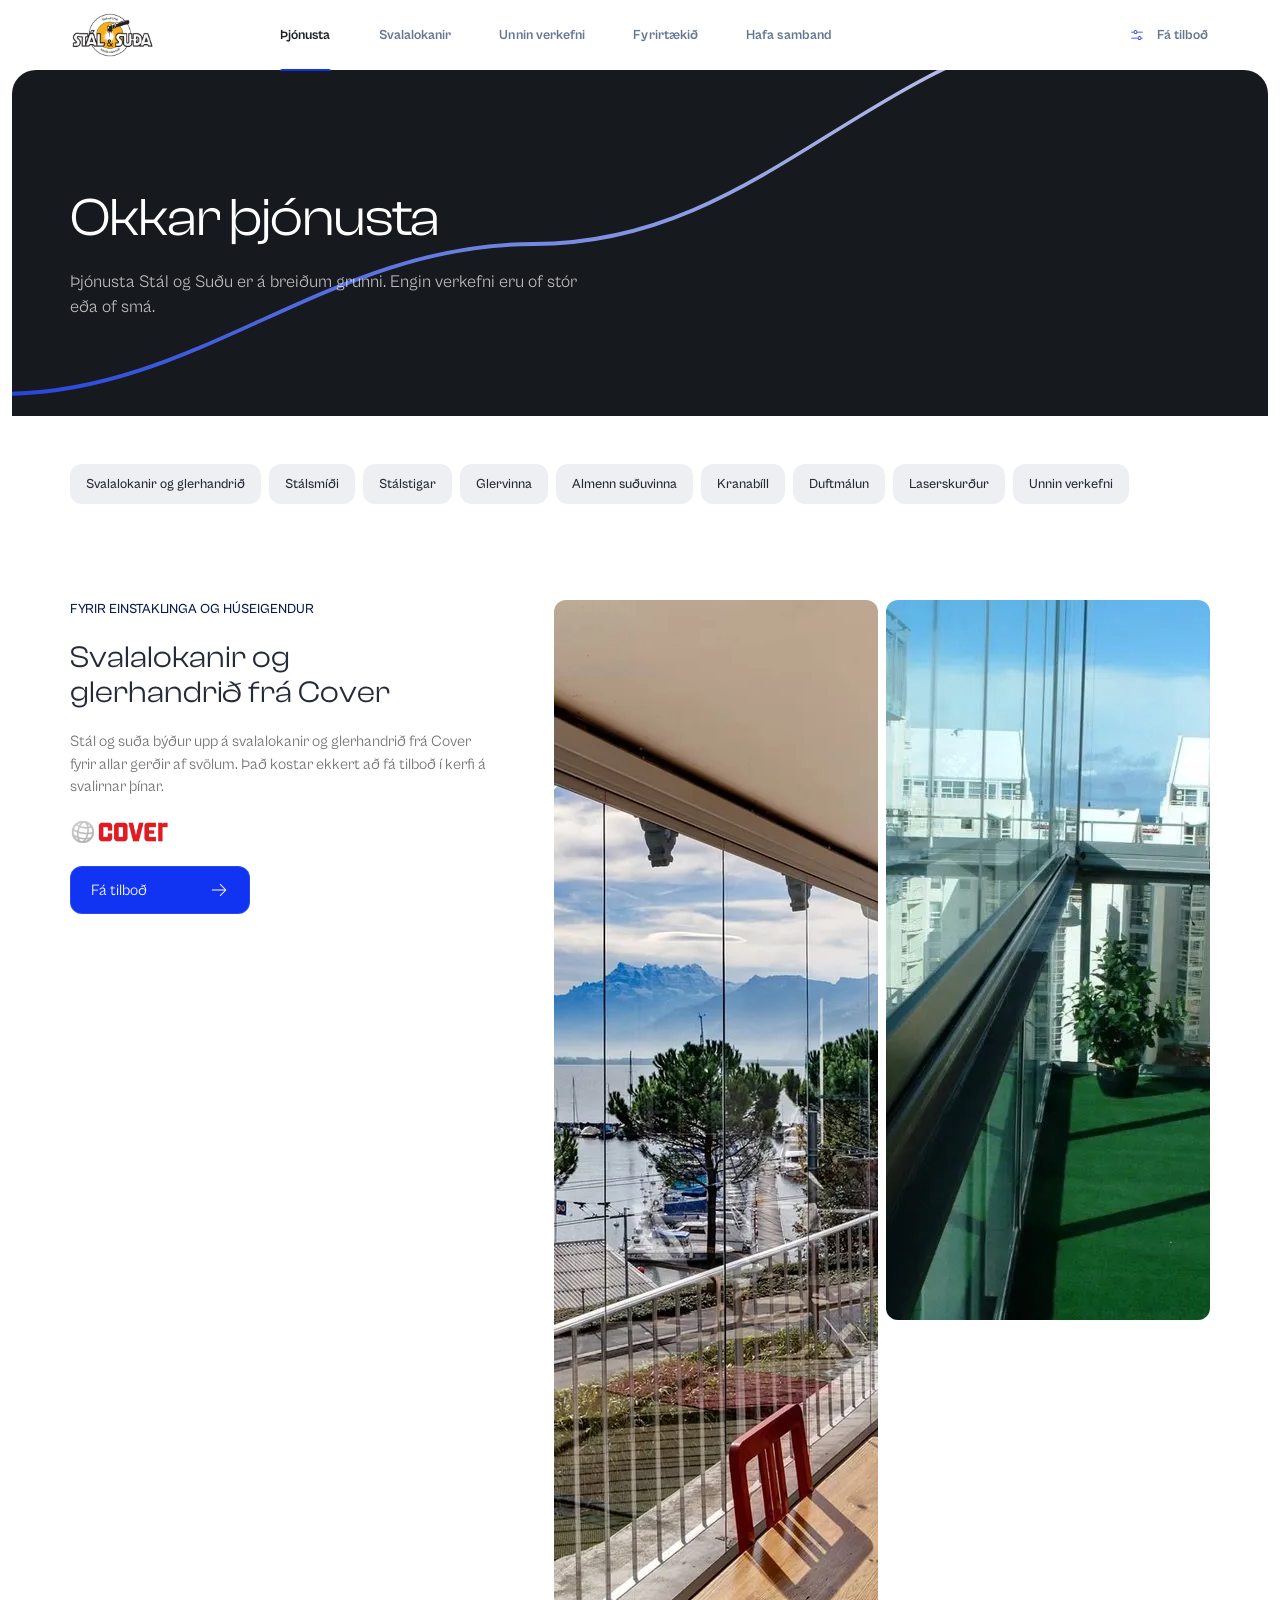
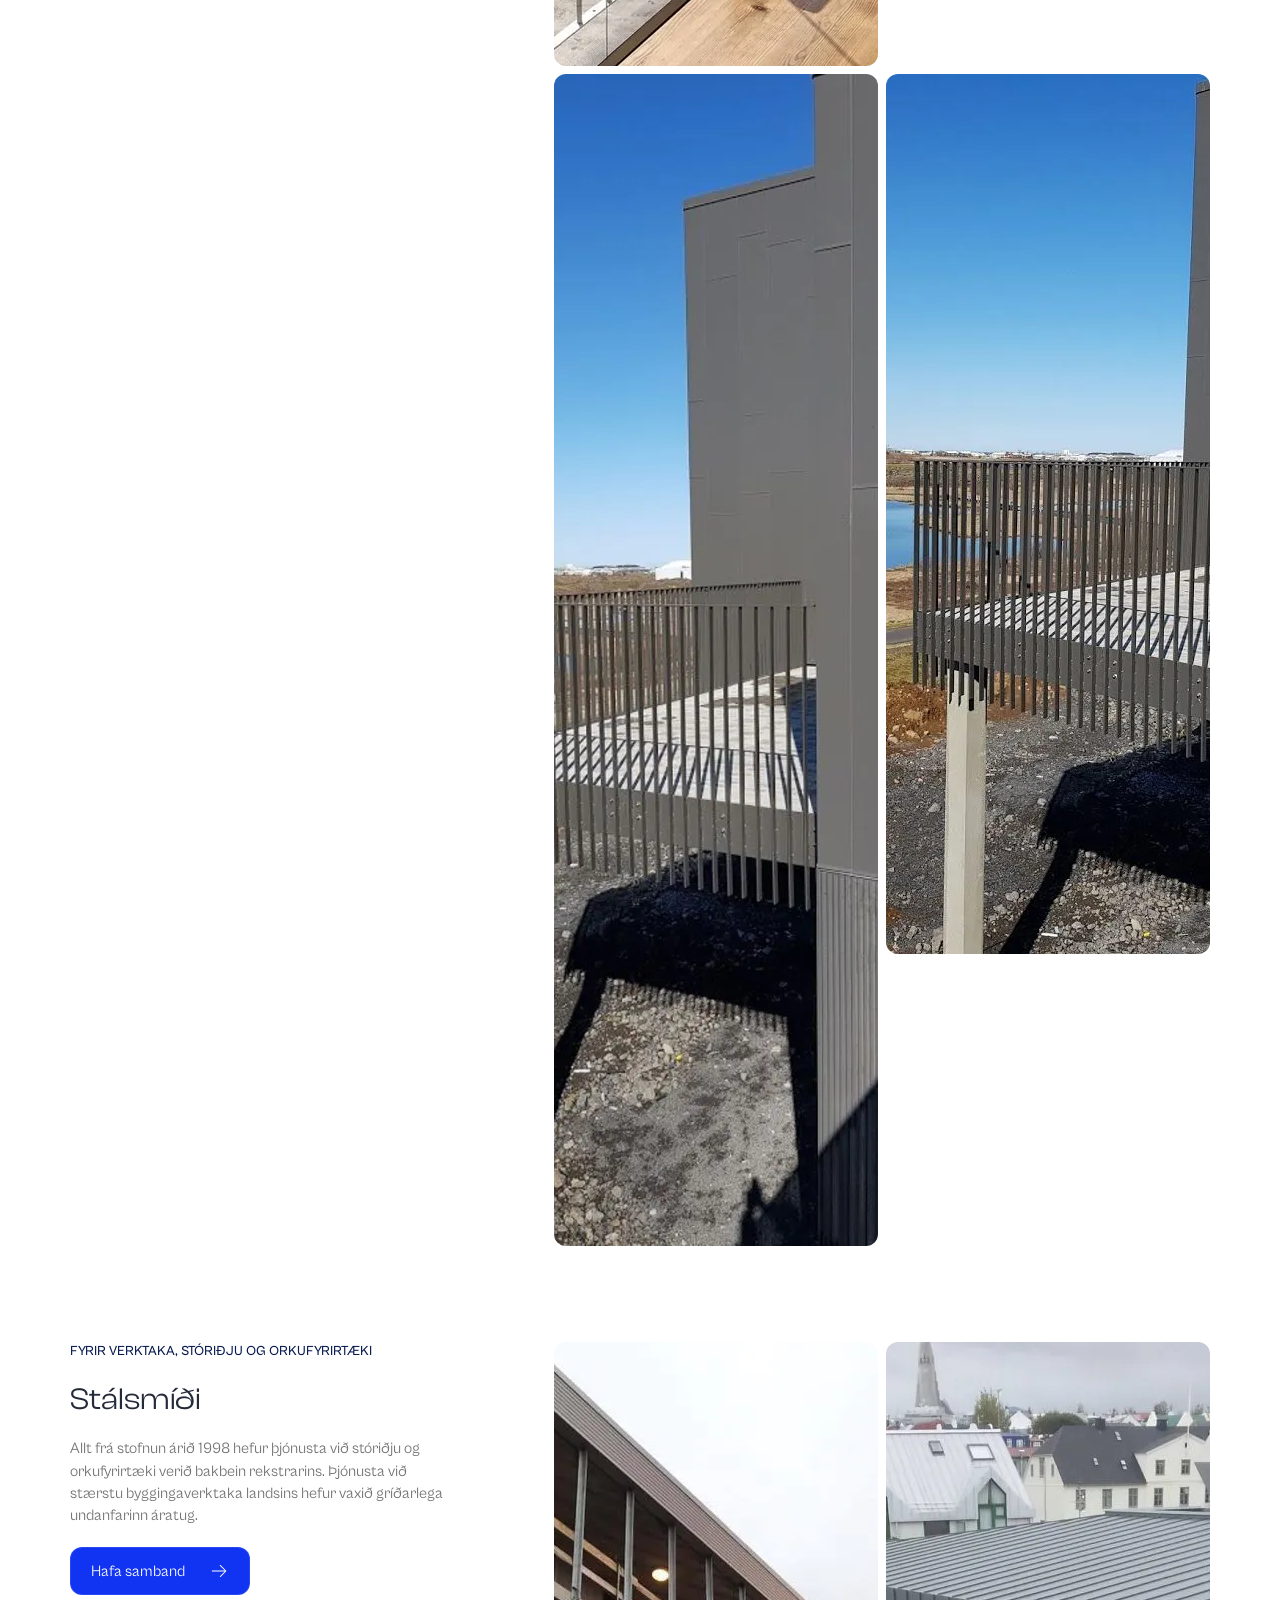
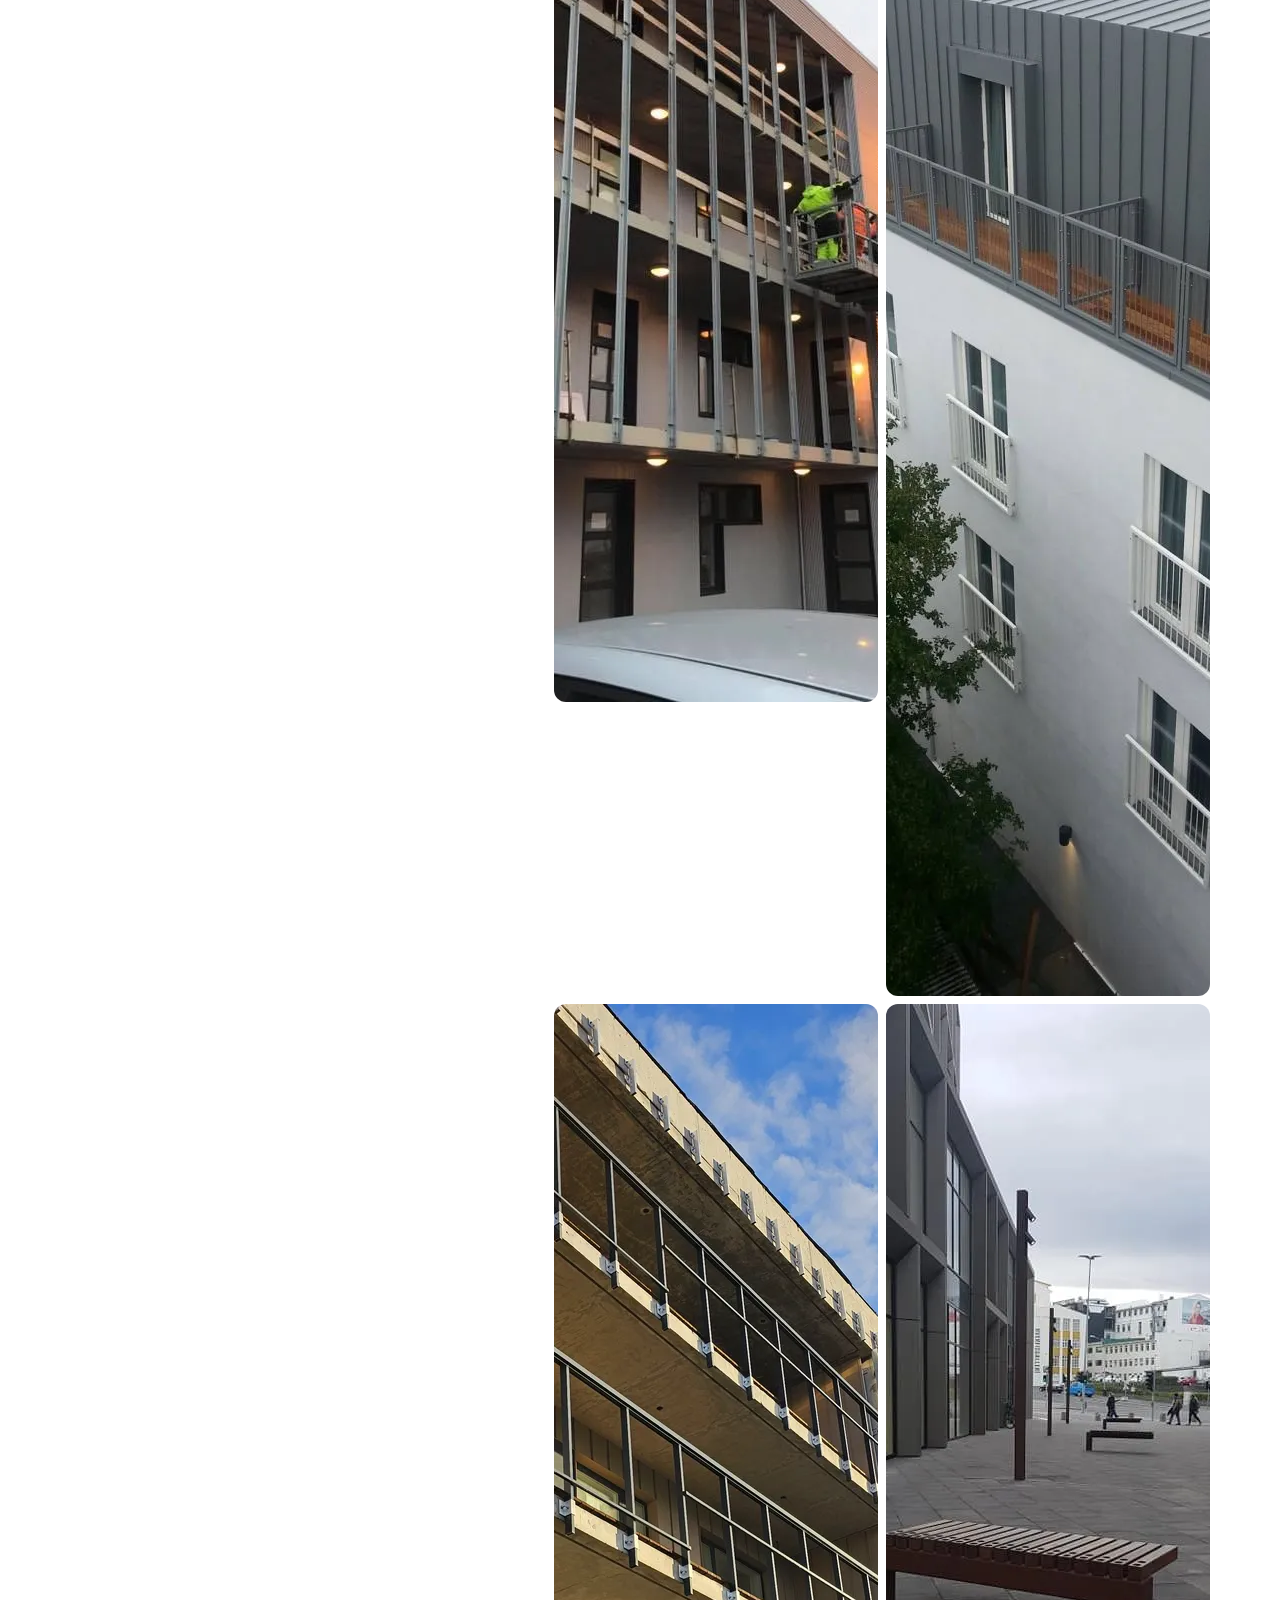
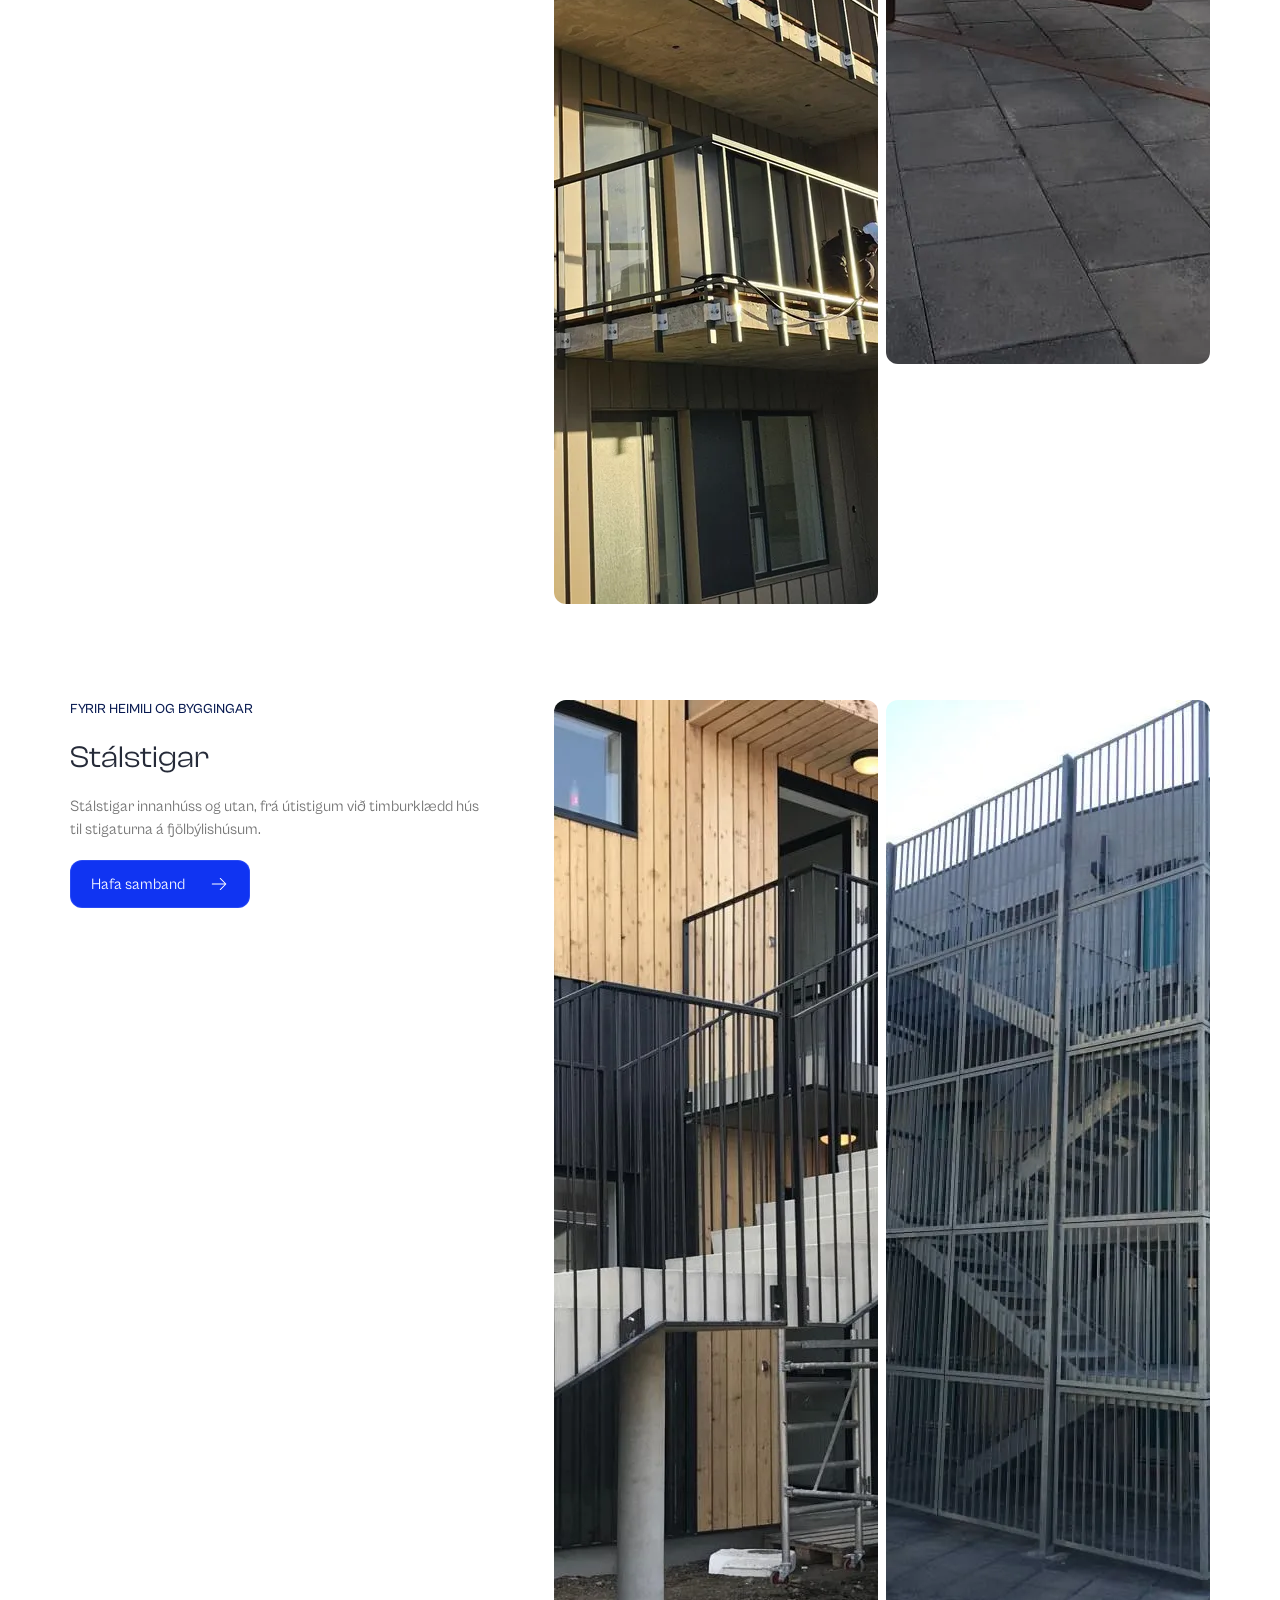
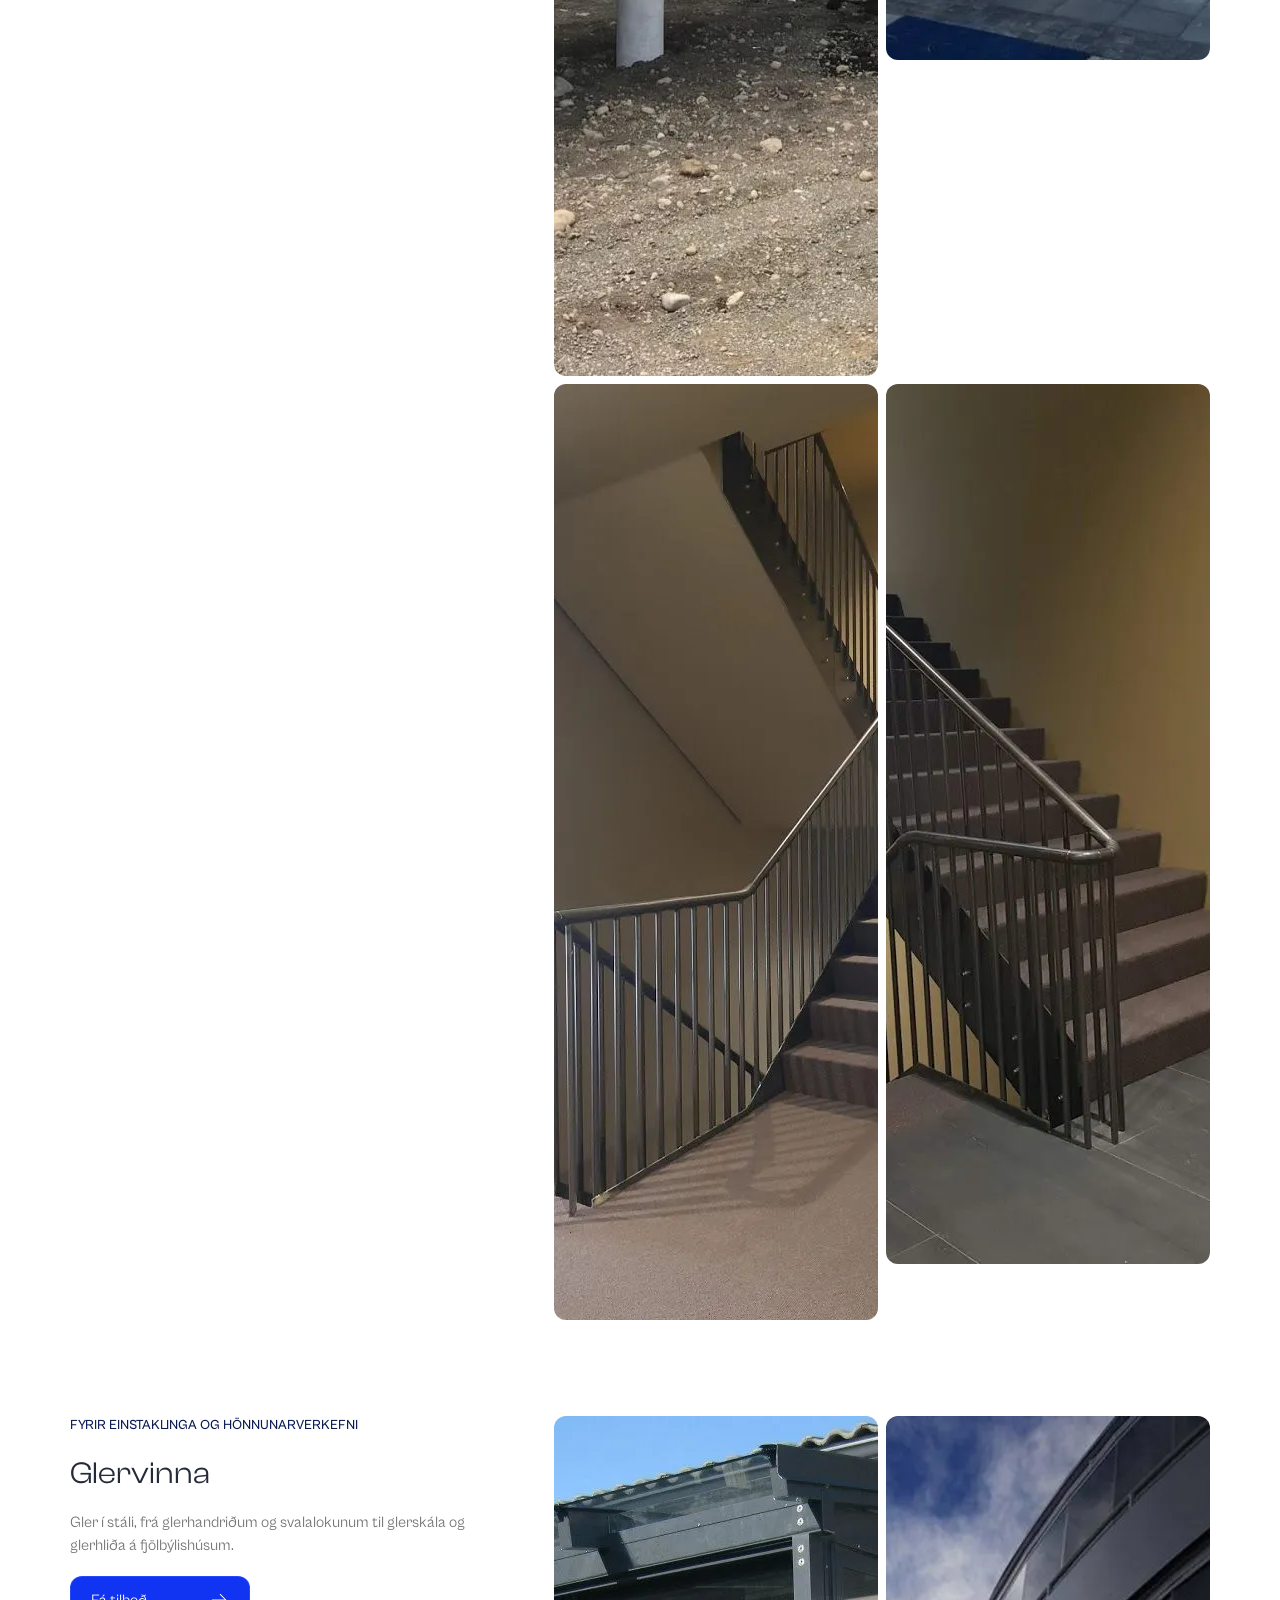
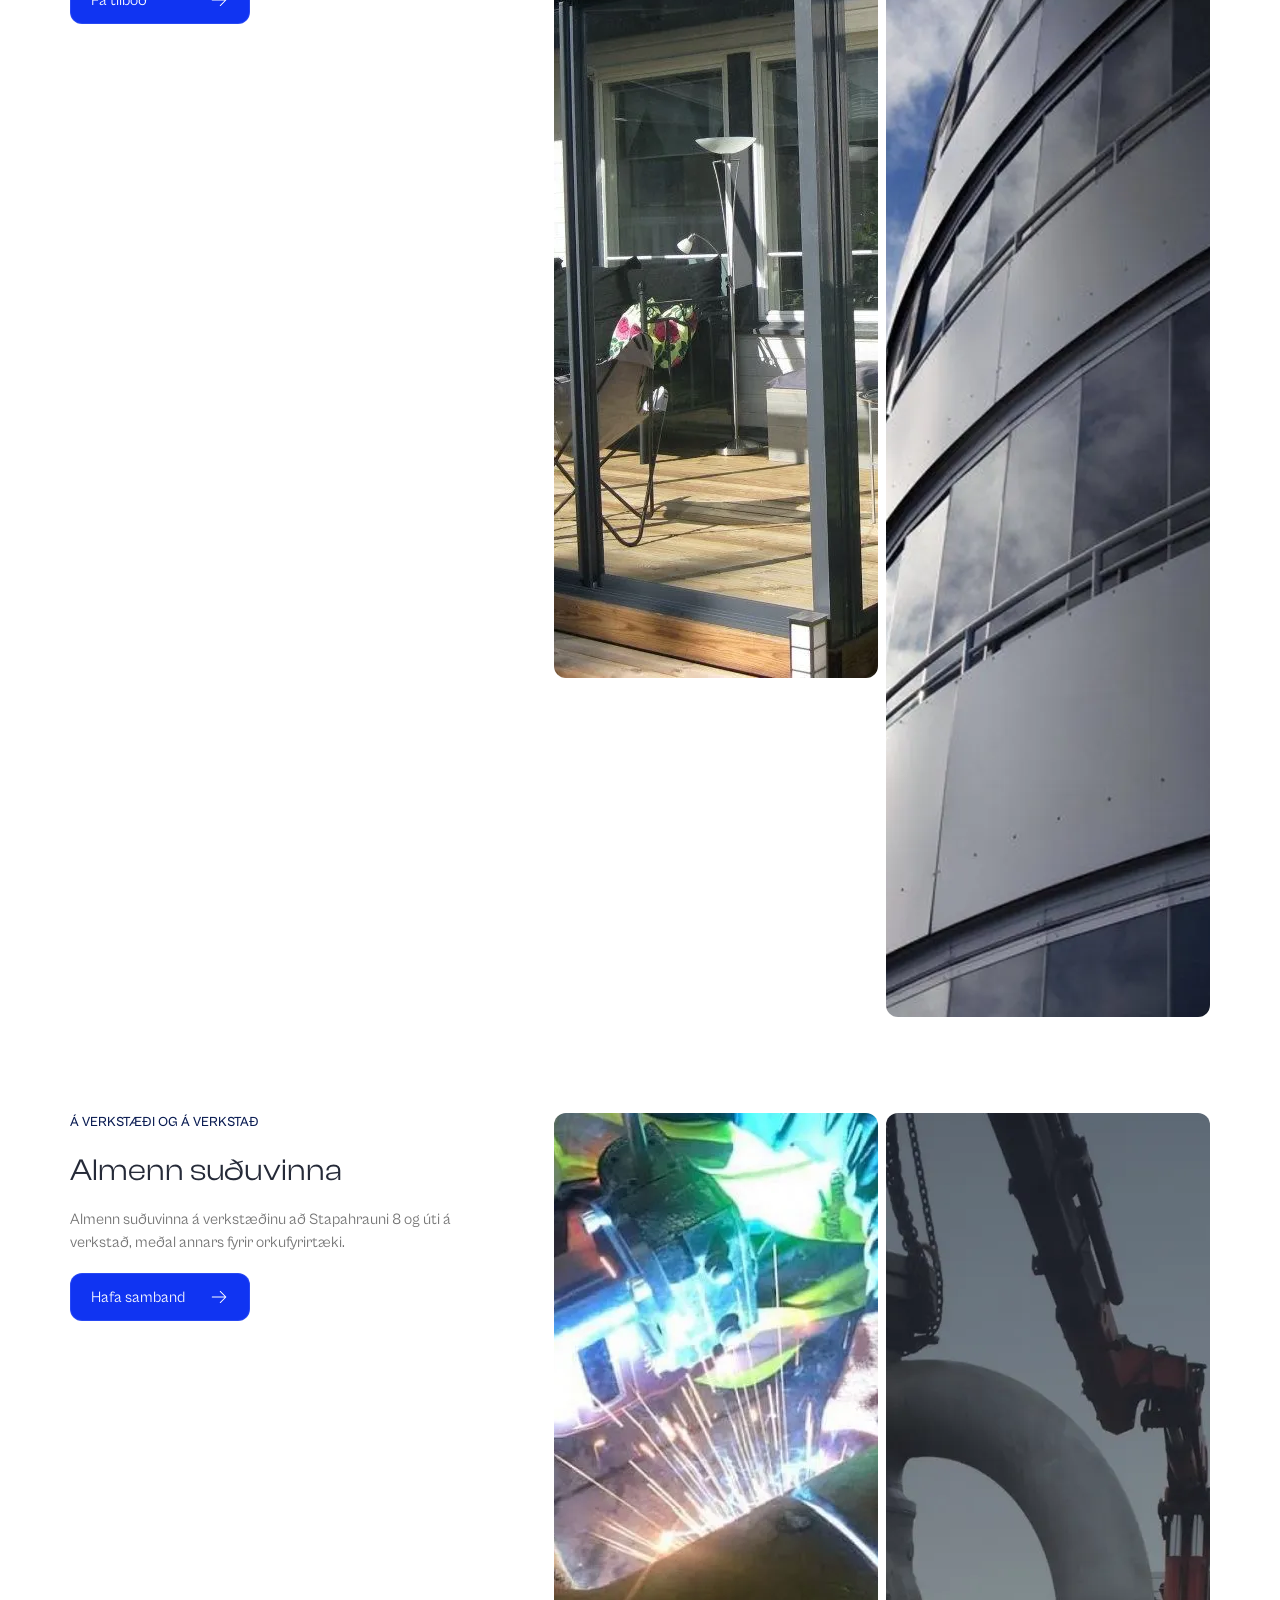
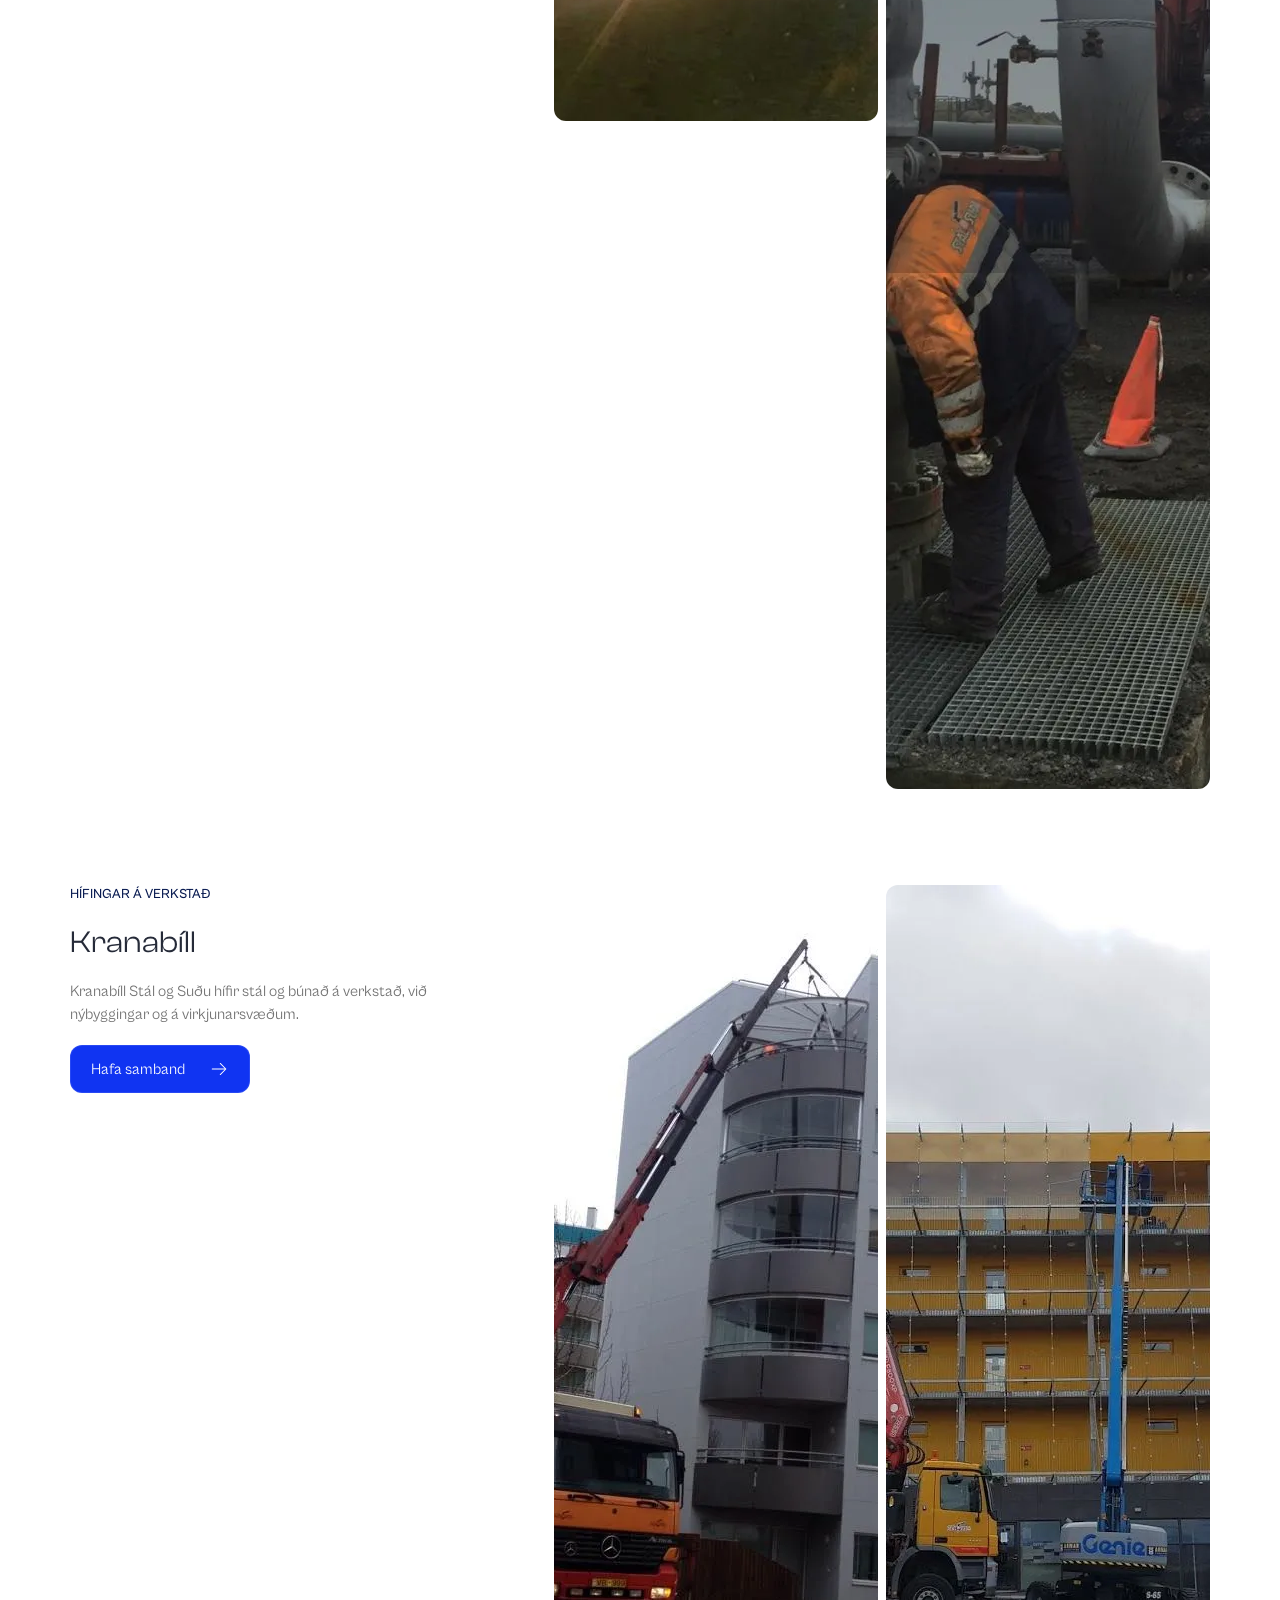
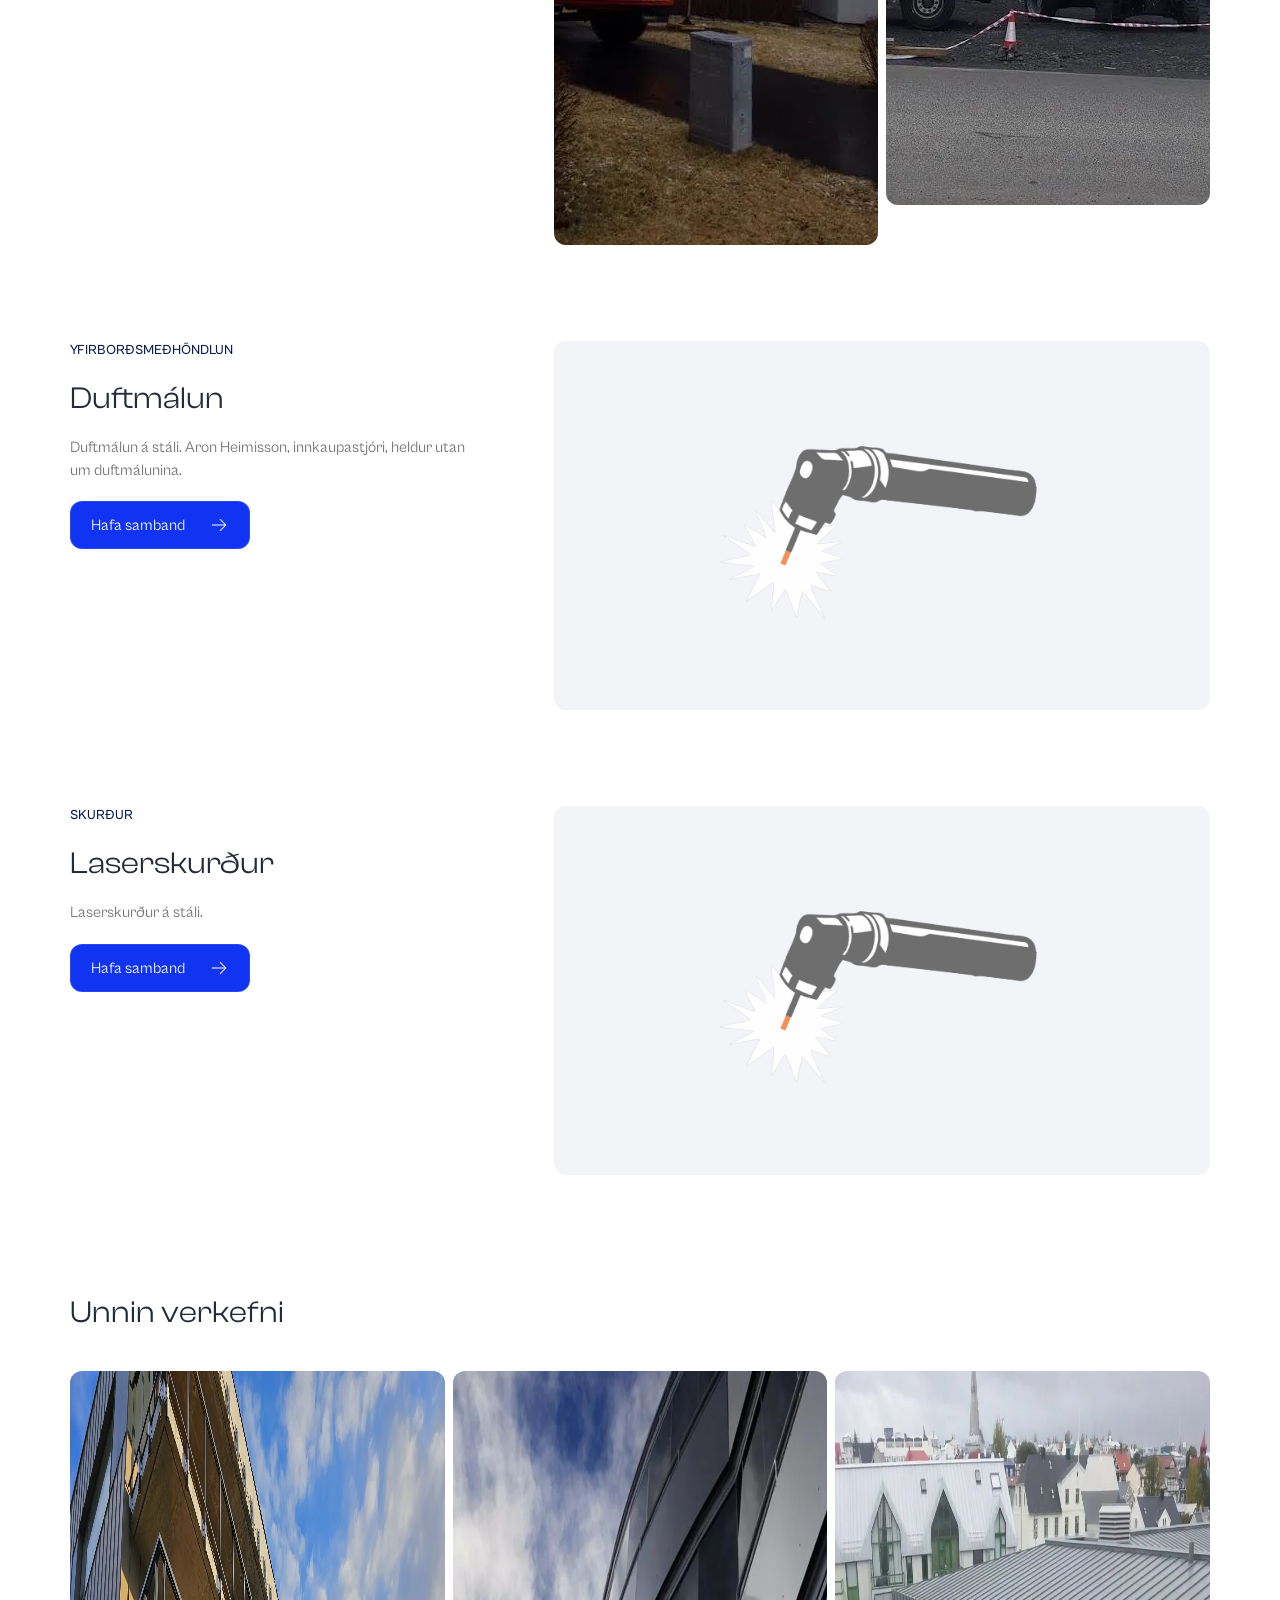
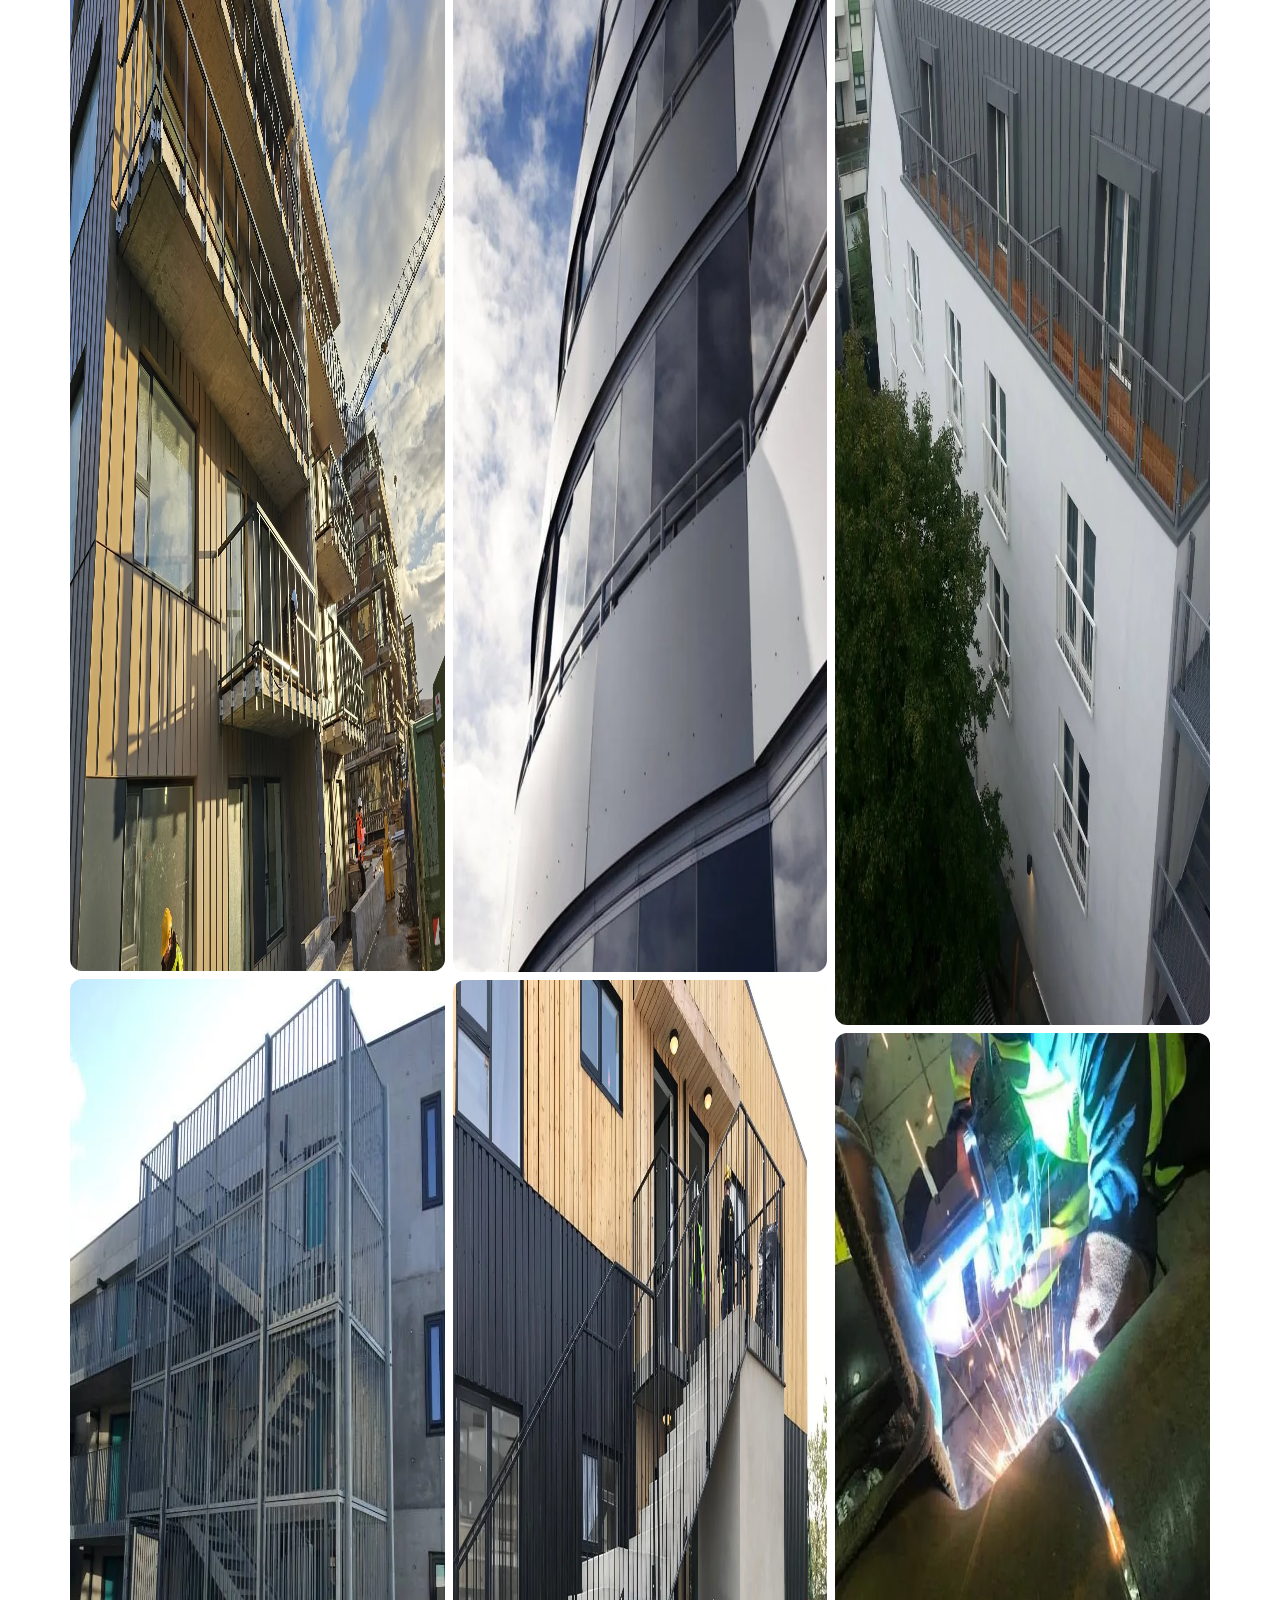
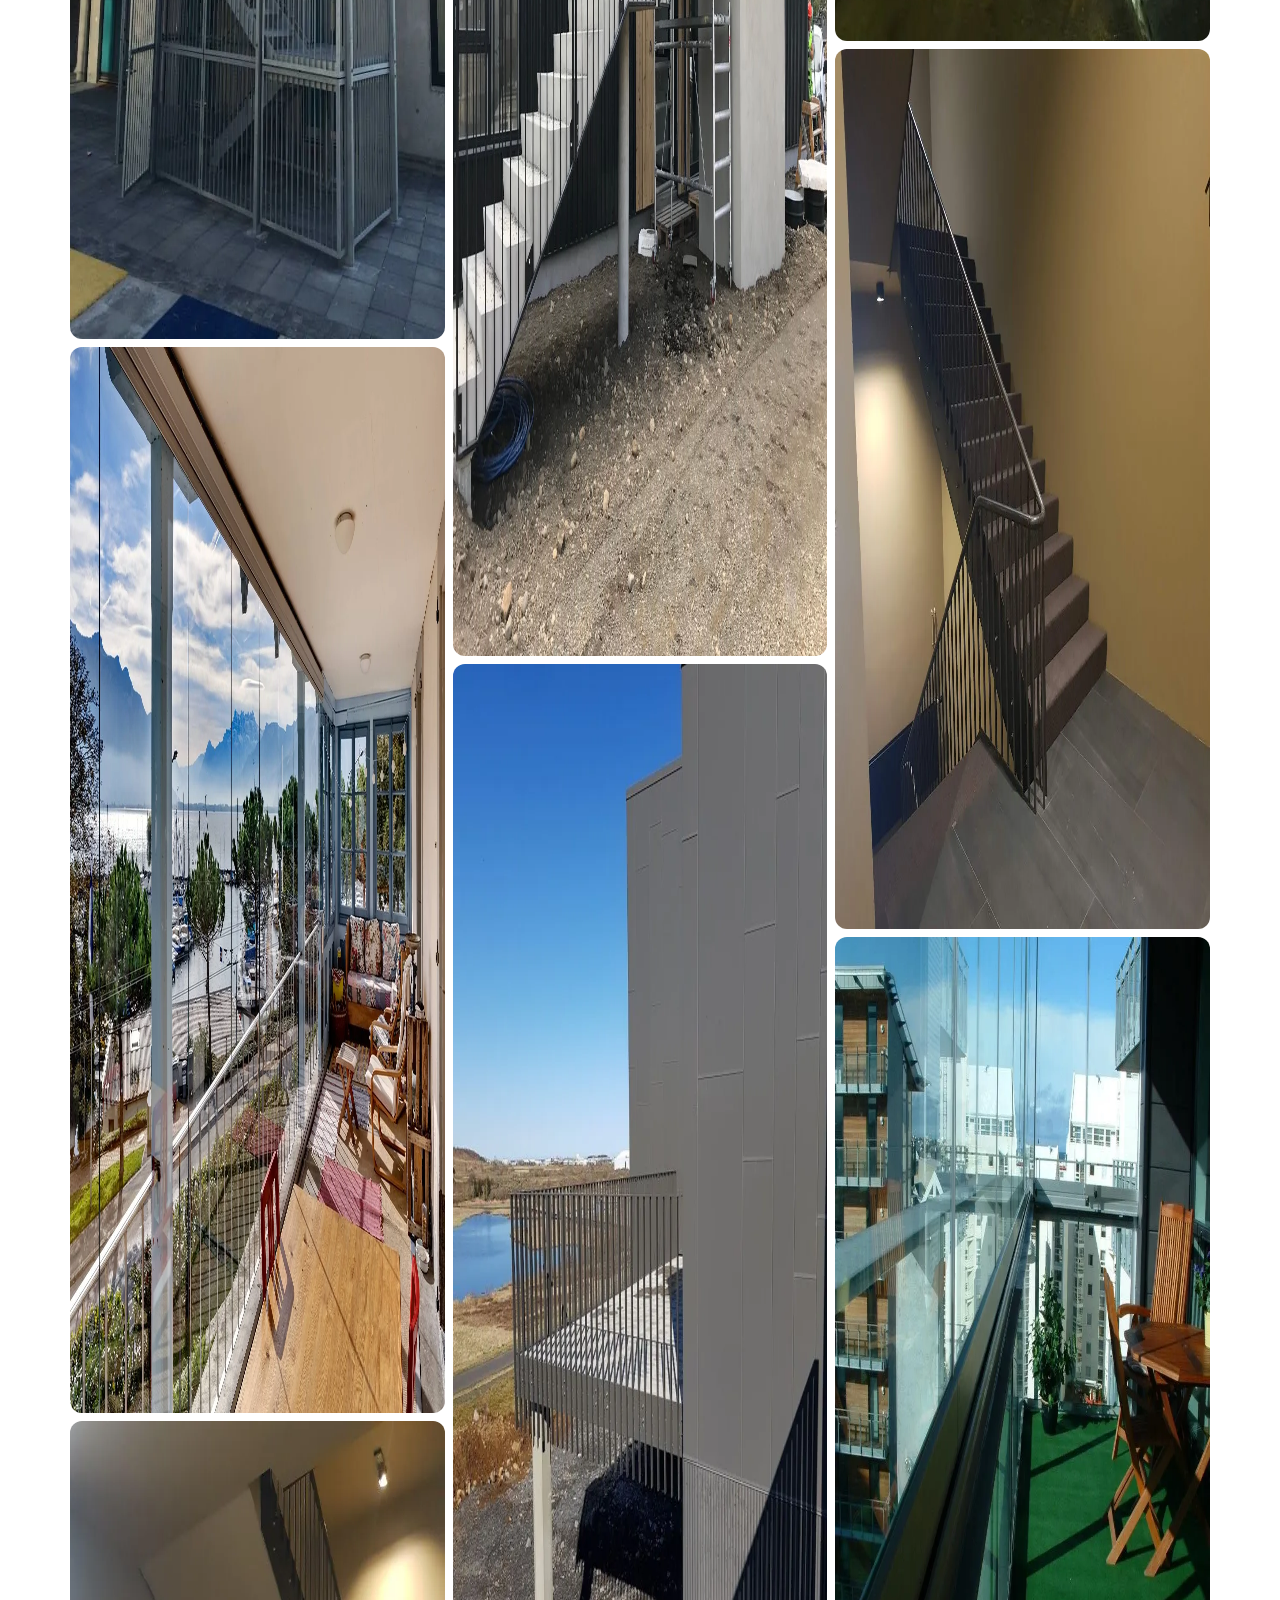
<file: thjonusta.html>
<!doctype html>
<html lang="is">
<head>
<meta charset="utf-8">
<meta name="viewport" content="width=device-width, initial-scale=1">
<title>Þjónusta | Stál og suða ehf., Hafnarfirði</title>
<meta name="description" content="Stálsmíði, stálstigar, glervinna, almenn suðuvinna, kranabíll, duftmálun, laserskurður og svalalokanir frá Cover. Stál og suða ehf., Stapahrauni 8, Hafnarfirði.">
<meta name="theme-color" content="#ffffff">
<meta name="robots" content="noindex, nofollow">
<link rel="icon" type="image/svg+xml" href="favicon.svg"><link rel="icon" type="image/png" sizes="32x32" href="/stalogsuda-preview/favicon-32.png"><link rel="apple-touch-icon" sizes="180x180" href="/stalogsuda-preview/favicon-180.png">
<link rel="preload" href="assets/fonts/ClashDisplay-Regular.woff2" as="font" type="font/woff2" crossorigin>
<link rel="preload" href="assets/fonts/CabinetGrotesk-Regular.woff2" as="font" type="font/woff2" crossorigin>
<script>
(function () {
  var root = document.documentElement;
  function set(v) { if (root.getAttribute('data-input') !== v) root.setAttribute('data-input', v); }
  addEventListener('pointerdown', function () { set('pointer'); }, true);
  addEventListener('keydown', function (e) {
    if (e.key === 'Shift' || e.key === 'Control' || e.key === 'Alt' || e.key === 'Meta') return;
    set('key');
  }, true);
})();
</script>

<link rel="stylesheet" href="assets/vendor/focus-guard.css">
<link rel="stylesheet" href="assets/css/site.css">
<script>document.documentElement.classList.add('js');</script>
</head>
<body class="page-inner">
<svg xmlns="http://www.w3.org/2000/svg" style="display:none" aria-hidden="true">
<symbol id="i-arrow-right" viewBox="0 0 256 256"><path d="M220.24,132.24l-72,72a6,6,0,0,1-8.48-8.48L201.51,134H40a6,6,0,0,1,0-12H201.51L139.76,60.24a6,6,0,0,1,8.48-8.48l72,72A6,6,0,0,1,220.24,132.24Z"/></symbol>
<symbol id="i-arrow-up-right" viewBox="0 0 256 256"><path d="M198,64V168a6,6,0,0,1-12,0V78.48L68.24,196.24a6,6,0,0,1-8.48-8.48L177.52,70H88a6,6,0,0,1,0-12H192A6,6,0,0,1,198,64Z"/></symbol>
<symbol id="i-check" viewBox="0 0 256 256"><path d="M228.24,76.24l-128,128a6,6,0,0,1-8.48,0l-56-56a6,6,0,0,1,8.48-8.48L96,191.51,219.76,67.76a6,6,0,0,1,8.48,8.48Z"/></symbol>
<symbol id="i-phone" viewBox="0 0 256 256"><path d="M221.59,160.3l-47.24-21.17a14,14,0,0,0-13.28,1.22,4.81,4.81,0,0,0-.56.42l-24.69,21a1.88,1.88,0,0,1-1.68.06c-15.87-7.66-32.31-24-40-39.65a1.91,1.91,0,0,1,0-1.68l21.07-25a6.13,6.13,0,0,0,.42-.58,14,14,0,0,0,1.12-13.27L95.73,34.49a14,14,0,0,0-14.56-8.38A54.24,54.24,0,0,0,34,80c0,78.3,63.7,142,142,142a54.25,54.25,0,0,0,53.89-47.17A14,14,0,0,0,221.59,160.3ZM176,210C104.32,210,46,151.68,46,80A42.23,42.23,0,0,1,82.67,38h.23a2,2,0,0,1,1.84,1.31l21.1,47.11a2,2,0,0,1,0,1.67L84.73,113.15a4.73,4.73,0,0,0-.43.57,14,14,0,0,0-.91,13.73c8.87,18.16,27.17,36.32,45.53,45.19a14,14,0,0,0,13.77-1c.19-.13.38-.27.56-.42l24.68-21a1.92,1.92,0,0,1,1.6-.1l47.25,21.17a2,2,0,0,1,1.21,2A42.24,42.24,0,0,1,176,210Z"/></symbol>
<symbol id="i-envelope-simple" viewBox="0 0 256 256"><path d="M224,50H32a6,6,0,0,0-6,6V192a14,14,0,0,0,14,14H216a14,14,0,0,0,14-14V56A6,6,0,0,0,224,50ZM208.58,62,128,135.86,47.42,62ZM216,194H40a2,2,0,0,1-2-2V69.64l86,78.78a6,6,0,0,0,8.1,0L218,69.64V192A2,2,0,0,1,216,194Z"/></symbol>
<symbol id="i-caret-down" viewBox="0 0 256 256"><path d="M212.24,100.24l-80,80a6,6,0,0,1-8.48,0l-80-80a6,6,0,0,1,8.48-8.48L128,167.51l75.76-75.75a6,6,0,0,1,8.48,8.48Z"/></symbol>
<symbol id="i-facebook-logo" viewBox="0 0 256 256"><path d="M128,26A102,102,0,1,0,230,128,102.12,102.12,0,0,0,128,26Zm6,191.8V150h26a6,6,0,0,0,0-12H134V112a18,18,0,0,1,18-18h16a6,6,0,0,0,0-12H152a30,30,0,0,0-30,30v26H96a6,6,0,0,0,0,12h26v67.8a90,90,0,1,1,12,0Z"/></symbol>
<symbol id="i-image" viewBox="0 0 256 256"><path d="M216,42H40A14,14,0,0,0,26,56V200a14,14,0,0,0,14,14H216a14,14,0,0,0,14-14V56A14,14,0,0,0,216,42ZM40,54H216a2,2,0,0,1,2,2V163.57L188.53,134.1a14,14,0,0,0-19.8,0l-21.42,21.42L101.9,110.1a14,14,0,0,0-19.8,0L38,154.2V56A2,2,0,0,1,40,54ZM38,200V171.17l52.58-52.58a2,2,0,0,1,2.84,0L176.83,202H40A2,2,0,0,1,38,200Zm178,2H193.8l-38-38,21.41-21.42a2,2,0,0,1,2.83,0l38,38V200A2,2,0,0,1,216,202ZM146,100a10,10,0,1,1,10,10A10,10,0,0,1,146,100Z"/></symbol>
<symbol id="i-x" viewBox="0 0 256 256"><path d="M204.24,195.76a6,6,0,1,1-8.48,8.48L128,136.49,60.24,204.24a6,6,0,0,1-8.48-8.48L119.51,128,51.76,60.24a6,6,0,0,1,8.48-8.48L128,119.51l67.76-67.75a6,6,0,0,1,8.48,8.48L136.49,128Z"/></symbol>
<symbol id="i-user-circle" viewBox="0 0 256 256"><path d="M128,26A102,102,0,1,0,230,128,102.12,102.12,0,0,0,128,26ZM71.44,198a66,66,0,0,1,113.12,0,89.8,89.8,0,0,1-113.12,0ZM94,120a34,34,0,1,1,34,34A34,34,0,0,1,94,120Zm99.51,69.64a77.53,77.53,0,0,0-40-31.38,46,46,0,1,0-51,0,77.53,77.53,0,0,0-40,31.38,90,90,0,1,1,131,0Z"/></symbol>
<symbol id="i-map-pin" viewBox="0 0 256 256"><path d="M128,66a38,38,0,1,0,38,38A38,38,0,0,0,128,66Zm0,64a26,26,0,1,1,26-26A26,26,0,0,1,128,130Zm0-112a86.1,86.1,0,0,0-86,86c0,30.91,14.34,63.74,41.47,94.94a252.32,252.32,0,0,0,41.09,38,6,6,0,0,0,6.88,0,252.32,252.32,0,0,0,41.09-38c27.13-31.2,41.47-64,41.47-94.94A86.1,86.1,0,0,0,128,18Zm0,206.51C113,212.93,54,163.62,54,104a74,74,0,0,1,148,0C202,163.62,143,212.93,128,224.51Z"/></symbol>
<symbol id="i-clock" viewBox="0 0 256 256"><path d="M128,26A102,102,0,1,0,230,128,102.12,102.12,0,0,0,128,26Zm0,192a90,90,0,1,1,90-90A90.1,90.1,0,0,1,128,218Zm62-90a6,6,0,0,1-6,6H128a6,6,0,0,1-6-6V72a6,6,0,0,1,12,0v50h50A6,6,0,0,1,190,128Z"/></symbol>
<symbol id="i-medal" viewBox="0 0 256 256"><path d="M214,96A86,86,0,1,0,74,162.87V240a6,6,0,0,0,2.85,5.1A5.93,5.93,0,0,0,80,246a6,6,0,0,0,2.68-.63L128,222.71l45.33,22.66A6,6,0,0,0,182,240V162.87A85.87,85.87,0,0,0,214,96ZM54,96a74,74,0,1,1,74,74A74.09,74.09,0,0,1,54,96ZM170,230.29l-39.33-19.66a6,6,0,0,0-5.36,0L86,230.29V171a85.75,85.75,0,0,0,84,0ZM128,150A54,54,0,1,0,74,96,54.06,54.06,0,0,0,128,150Zm0-96A42,42,0,1,1,86,96,42,42,0,0,1,128,54Z"/></symbol>
<symbol id="i-sliders-horizontal" viewBox="0 0 256 256"><path d="M40,86H74.6a30,30,0,0,0,58.8,0H216a6,6,0,0,0,0-12H133.4a30,30,0,0,0-58.8,0H40a6,6,0,0,0,0,12Zm64-24A18,18,0,1,1,86,80,18,18,0,0,1,104,62ZM216,170H197.4a30,30,0,0,0-58.8,0H40a6,6,0,0,0,0,12h98.6a30,30,0,0,0,58.8,0H216a6,6,0,0,0,0-12Zm-48,24a18,18,0,1,1,18-18A18,18,0,0,1,168,194Z"/></symbol>
<symbol id="i-upload-simple" viewBox="0 0 256 256"><path d="M222,144v64a6,6,0,0,1-6,6H40a6,6,0,0,1-6-6V144a6,6,0,0,1,12,0v58H210V144a6,6,0,0,1,12,0ZM92.24,76.24,122,46.49V144a6,6,0,0,0,12,0V46.49l29.76,29.75a6,6,0,0,0,8.48-8.48l-40-40a6,6,0,0,0-8.48,0l-40,40a6,6,0,0,0,8.48,8.48Z"/></symbol>
</svg>

<a class="skip" href="#main">Fara beint í efni</a>
<div class="hdr-wrap" data-header>
  <header class="hdr">
    <div class="hdr__in">
      <a class="hdr__logo" href="./" aria-label="Stál og suða, forsíða"><img src="assets/img/logo.png" width="238" height="130" alt="Stál og suða"></a>
      <nav class="hdr__nav" aria-label="Aðalvalmynd">
        <ul class="hdr__list">
          <li class="hdr__item has-mega" data-mega>
            <button class="hdr__link" type="button" aria-expanded="false" aria-controls="mega-thjonusta">Þjónusta<svg class="hdr__chev" aria-hidden="true"><use href="#i-caret-down"/></svg></button>
            <div class="mega" id="mega-thjonusta" tabindex="-1" hidden>
              <div class="mega__in">
                <div class="mega__col">
                  <p class="mega__title">Okkar þjónusta</p>
                  <ul class="mega__links">
                    <li><a href="thjonusta.html#stalsmidi">Stálsmíði</a></li>
                    <li><a href="thjonusta.html#stalstigar">Stálstigar</a></li>
                    <li><a href="thjonusta.html#glervinna">Glervinna</a></li>
                    <li><a href="thjonusta.html#sudavinna">Almenn suðuvinna</a></li>
                    <li><a href="thjonusta.html#kranabill">Kranabíll</a></li>
                    <li><a href="thjonusta.html#duftmalun">Duftmálun</a></li>
                    <li><a href="thjonusta.html#laserskurdur">Laserskurður</a></li>
                  </ul>
                  <div class="mega__follow">
                    <p class="mega__label">Fylgdu okkur</p>
                    <a class="mega__social" href="https://www.facebook.com/St%C3%A1l-Og-Su%C3%B0a-ehf-352276501564778" rel="noopener" target="_blank" aria-label="Stál og suða á Facebook"><svg aria-hidden="true"><use href="#i-facebook-logo"/></svg></a>
                  </div>
                </div>
                <div class="mega__banners">
                  <a class="banner" href="thjonusta.html#svalalokanir" style="--accent:#2BE3FF">
                    <img src="assets/img/svalalokun.webp" alt="" loading="lazy" width="1600" height="1066">
                    <span class="banner__txt"><strong>Svalalokanir og glerhandrið</strong><span>Frá Cover, fyrir allar gerðir af svölum.</span></span>
                  </a>
                  <a class="banner" href="thjonusta.html#stalstigar" style="--accent:#1034F2">
                    <img src="assets/img/stalstigi-uti.webp" alt="" loading="lazy" width="1700" height="1276">
                    <span class="banner__txt"><strong>Stálstigar</strong><span>Innanhúss og utan.</span></span>
                  </a>
                </div>
              </div>
            </div>
          </li>
          <li class="hdr__item"><a class="hdr__link" href="thjonusta.html#svalalokanir">Svalalokanir</a></li>
          <li class="hdr__item"><a class="hdr__link" href="thjonusta.html#verkefni">Unnin verkefni</a></li>
          <li class="hdr__item"><a class="hdr__link" href="./#fyrirtaekid">Fyrirtækið</a></li>
          <li class="hdr__item"><a class="hdr__link" href="tilbod.html#samband">Hafa samband</a></li>
          <li class="hdr__item hdr__item--cta"><a class="hdr__cta" href="tilbod.html"><svg aria-hidden="true"><use href="#i-sliders-horizontal"/></svg>Fá tilboð</a></li>
        </ul>
      </nav>
      <button class="burger" type="button" aria-expanded="false" aria-controls="mnav" aria-label="Valmynd"><span></span><span></span><span></span></button>
    </div>
    <div class="mnav" id="mnav" tabindex="-1" hidden>
      <ul class="mnav__list">
        <li class="mnav__group">
          <button class="mnav__row" type="button" aria-expanded="false" aria-controls="mnav-thj">Þjónusta<svg class="mnav__chev" aria-hidden="true"><use href="#i-caret-down"/></svg></button>
          <div class="mnav__sub" id="mnav-thj" hidden>
            <a href="thjonusta.html#stalsmidi">Stálsmíði</a><a href="thjonusta.html#stalstigar">Stálstigar</a><a href="thjonusta.html#glervinna">Glervinna</a><a href="thjonusta.html#sudavinna">Almenn suðuvinna</a><a href="thjonusta.html#kranabill">Kranabíll</a><a href="thjonusta.html#duftmalun">Duftmálun</a><a href="thjonusta.html#laserskurdur">Laserskurður</a>
          </div>
        </li>
        <li><a class="mnav__row" href="thjonusta.html#svalalokanir">Svalalokanir og glerhandrið</a></li>
        <li><a class="mnav__row" href="thjonusta.html#verkefni">Unnin verkefni</a></li>
        <li><a class="mnav__row" href="./#fyrirtaekid">Fyrirtækið</a></li>
        <li><a class="mnav__row" href="tilbod.html#samband">Hafa samband</a></li>
        <li class="mnav__last"><a class="mnav__row mnav__row--cta" href="tilbod.html"><svg aria-hidden="true"><use href="#i-sliders-horizontal"/></svg>Fá tilboð</a></li>
      </ul>
    </div>
  </header>
</div>

<main id="main">
  <section class="page-hero" aria-labelledby="pg-title">
    <svg class="lead__line" viewBox="0 0 2552 502" preserveAspectRatio="none" aria-hidden="true" data-lead-line>
      <defs><linearGradient id="pg-g" x1="0" x2="1" y1="0" y2="0"><stop offset="0" stop-color="#1034F2"/><stop offset="1" stop-color="#fff"/></linearGradient></defs>
      <path d="M-20 480 C 380 480 640 330 1060 330 C 1480 330 1700 170 2080 120 C 2300 92 2440 70 2580 30" fill="none" stroke="url(#pg-g)" stroke-width="4" stroke-linecap="round"/>
    </svg>
    <div class="page-hero__in">
      <h1 id="pg-title" data-split>Okkar þjónusta</h1>
      <p data-split>Þjónusta Stál og Suðu er á breiðum grunni. Engin verkefni eru of stór eða of smá.</p>
    </div>
  </section>

  <nav class="svc-index" aria-label="Þjónustuþættir">
    <a href="#svalalokanir">Svalalokanir og glerhandrið</a><a href="#stalsmidi">Stálsmíði</a><a href="#stalstigar">Stálstigar</a><a href="#glervinna">Glervinna</a><a href="#sudavinna">Almenn suðuvinna</a><a href="#kranabill">Kranabíll</a><a href="#duftmalun">Duftmálun</a><a href="#laserskurdur">Laserskurður</a><a href="#verkefni">Unnin verkefni</a>
  </nav>

  <section class="svc" id="svalalokanir" aria-labelledby="s-cover">
    <div class="svc__text">
      <p class="tag">Fyrir einstaklinga og húseigendur</p>
      <h2 id="s-cover" data-split>Svalalokanir og glerhandrið frá Cover</h2>
      <p>Stál og suða býður upp á svalalokanir og glerhandrið frá Cover fyrir allar gerðir af svölum. Það kostar ekkert að fá tilboð í kerfi á svalirnar þínar.</p>
      <img src="assets/img/cover.png" width="354" height="100" alt="Cover" style="height:28px;width:auto" loading="lazy">
      <a class="cta" href="tilbod.html"><span>Fá tilboð</span><span class="cta__ico" aria-hidden="true"><span class="cta__strip"><svg><use href="#i-arrow-right"/></svg><svg><use href="#i-arrow-right"/></svg></span></span></a>
    </div>
    <div class="svc__photos" data-reveal>
      <img width="1600" height="1066" src="assets/img/svalalokun.webp" alt="Svalalokun séð innan frá, útsýni yfir höfn" loading="lazy">
      <img width="960" height="720" src="assets/img/svalalokun-2.webp" alt="Svalalokun á fjölbýlishúsi" loading="lazy">
      <img width="880" height="1172" src="assets/img/glerhandrid.webp" alt="Glerhandrið við vatn" loading="lazy">
      <img width="1174" height="880" src="assets/img/glerhandrid-2.webp" alt="Glerhandrið á svölum" loading="lazy">
    </div>
  </section>

  <section class="svc" id="stalsmidi" aria-labelledby="s-stal">
    <div class="svc__text">
      <p class="tag">Fyrir verktaka, stóriðju og orkufyrirtæki</p>
      <h2 id="s-stal" data-split>Stálsmíði</h2>
      <p>Allt frá stofnun árið 1998 hefur þjónusta við stóriðju og orkufyrirtæki verið bakbein rekstrarins. Þjónusta við stærstu byggingaverktaka landsins hefur vaxið gríðarlega undanfarinn áratug.</p>
      <a class="cta" href="tilbod.html#samband"><span>Hafa samband</span><span class="cta__ico" aria-hidden="true"><span class="cta__strip"><svg><use href="#i-arrow-right"/></svg><svg><use href="#i-arrow-right"/></svg></span></span></a>
    </div>
    <div class="svc__photos" data-reveal>
      <img width="720" height="960" src="assets/img/svalir-verk.webp" alt="Svalir á fjölbýlishúsi, starfsmaður í lyftu" loading="lazy">
      <img width="940" height="1254" src="assets/img/handrid-thak.webp" alt="Handrið á þaki fjölbýlishúss" loading="lazy">
      <img width="1600" height="1200" src="assets/img/fjolbyli-2025.webp" alt="Fjölbýlishús með svölum og stálhandriðum" loading="lazy">
      <img width="720" height="960" src="assets/img/torg.webp" alt="Torg með bekk" loading="lazy">
    </div>
  </section>

  <section class="svc" id="stalstigar" aria-labelledby="s-stigar">
    <div class="svc__text">
      <p class="tag">Fyrir heimili og byggingar</p>
      <h2 id="s-stigar" data-split>Stálstigar</h2>
      <p>Stálstigar innanhúss og utan, frá útistigum við timburklædd hús til stigaturna á fjölbýlishúsum.</p>
      <a class="cta" href="tilbod.html#samband"><span>Hafa samband</span><span class="cta__ico" aria-hidden="true"><span class="cta__strip"><svg><use href="#i-arrow-right"/></svg><svg><use href="#i-arrow-right"/></svg></span></span></a>
    </div>
    <div class="svc__photos" data-reveal>
      <img width="1700" height="1276" src="assets/img/stalstigi-uti.webp" alt="Útistigi úr stáli við timburklætt hús" loading="lazy">
      <img width="720" height="960" src="assets/img/stigaturn.webp" alt="Stigaturn úr stáli við fjölbýlishús" loading="lazy">
      <img width="703" height="936" src="assets/img/stalstigi-inni.webp" alt="Stálstigi innanhúss" loading="lazy">
      <img width="1174" height="880" src="assets/img/stalstigi-inni-2.webp" alt="Stálstigi innanhúss með dökku handriði" loading="lazy">
    </div>
  </section>

  <section class="svc" id="glervinna" aria-labelledby="s-gler">
    <div class="svc__text">
      <p class="tag">Fyrir einstaklinga og hönnunarverkefni</p>
      <h2 id="s-gler" data-split>Glervinna</h2>
      <p>Gler í stáli, frá glerhandriðum og svalalokunum til glerskála og glerhliða á fjölbýlishúsum.</p>
      <a class="cta" href="tilbod.html"><span>Fá tilboð</span><span class="cta__ico" aria-hidden="true"><span class="cta__strip"><svg><use href="#i-arrow-right"/></svg><svg><use href="#i-arrow-right"/></svg></span></span></a>
    </div>
    <div class="svc__photos" data-reveal>
      <img width="960" height="862" src="assets/img/glerskali.webp" alt="Glerskáli" loading="lazy">
      <img width="800" height="1201" src="assets/img/glerhlid.webp" alt="Bogadregin glerhlið á fjölbýlishúsi" loading="lazy">
    </div>
  </section>

  <section class="svc" id="sudavinna" aria-labelledby="s-suda">
    <div class="svc__text">
      <p class="tag">Á verkstæði og á verkstað</p>
      <h2 id="s-suda" data-split>Almenn suðuvinna</h2>
      <p>Almenn suðuvinna á verkstæðinu að Stapahrauni 8 og úti á verkstað, meðal annars fyrir orkufyrirtæki.</p>
      <a class="cta" href="tilbod.html#samband"><span>Hafa samband</span><span class="cta__ico" aria-hidden="true"><span class="cta__strip"><svg><use href="#i-arrow-right"/></svg><svg><use href="#i-arrow-right"/></svg></span></span></a>
    </div>
    <div class="svc__photos" data-reveal>
      <img width="850" height="608" src="assets/img/sudavinna.webp" alt="Suðumaður við rör, neistaflug" loading="lazy">
      <img width="1700" height="1276" src="assets/img/hero.webp" alt="Starfsmenn við borholutopp á virkjunarsvæði" loading="lazy">
    </div>
  </section>

  <section class="svc" id="kranabill" aria-labelledby="s-krani">
    <div class="svc__text">
      <p class="tag">Hífingar á verkstað</p>
      <h2 id="s-krani" data-split>Kranabíll</h2>
      <p>Kranabíll Stál og Suðu hífir stál og búnað á verkstað, við nýbyggingar og á virkjunarsvæðum.</p>
      <a class="cta" href="tilbod.html#samband"><span>Hafa samband</span><span class="cta__ico" aria-hidden="true"><span class="cta__strip"><svg><use href="#i-arrow-right"/></svg><svg><use href="#i-arrow-right"/></svg></span></span></a>
    </div>
    <div class="svc__photos svc__photos--tall" data-reveal>
      <img width="720" height="960" src="assets/img/kranabill.webp" alt="Kranabíll við fjölbýlishús" loading="lazy">
      <img width="1227" height="920" src="assets/img/kranabill-2.webp" alt="Kranabíll hífir við gula byggingu" loading="lazy">
    </div>
  </section>

  <section class="svc" id="duftmalun" aria-labelledby="s-duft">
    <div class="svc__text">
      <p class="tag">Yfirborðsmeðhöndlun</p>
      <h2 id="s-duft" data-split>Duftmálun</h2>
      <p>Duftmálun á stáli. Aron Heimisson, innkaupastjóri, heldur utan um duftmálunina.</p>
      <a class="cta" href="tilbod.html#samband"><span>Hafa samband</span><span class="cta__ico" aria-hidden="true"><span class="cta__strip"><svg><use href="#i-arrow-right"/></svg><svg><use href="#i-arrow-right"/></svg></span></span></a>
    </div>
    <div class="svc__photos" data-reveal><div class="svc__art"><img width="800" height="465" src="assets/img/suda-teikning.png" alt="" loading="lazy"></div></div>
  </section>

  <section class="svc" id="laserskurdur" aria-labelledby="s-laser">
    <div class="svc__text">
      <p class="tag">Skurður</p>
      <h2 id="s-laser" data-split>Laserskurður</h2>
      <p>Laserskurður á stáli.</p>
      <a class="cta" href="tilbod.html#samband"><span>Hafa samband</span><span class="cta__ico" aria-hidden="true"><span class="cta__strip"><svg><use href="#i-arrow-right"/></svg><svg><use href="#i-arrow-right"/></svg></span></span></a>
    </div>
    <div class="svc__photos" data-reveal><div class="svc__art"><img width="800" height="465" src="assets/img/suda-teikning.png" alt="" loading="lazy"></div></div>
  </section>

  <section class="gallery" id="verkefni" aria-labelledby="g-title">
    <h2 id="g-title" data-split>Unnin verkefni</h2>
    <div class="gallery__grid">
      <img width="1600" height="1200" src="assets/img/fjolbyli-2025.webp" alt="Fjölbýlishús með svölum og stálhandriðum" loading="lazy">
      <img width="720" height="960" src="assets/img/stigaturn.webp" alt="Stigaturn úr stáli" loading="lazy">
      <img width="1600" height="1066" src="assets/img/svalalokun.webp" alt="Svalalokun séð innan frá" loading="lazy">
      <img width="703" height="936" src="assets/img/stalstigi-inni.webp" alt="Stálstigi innanhúss" loading="lazy">
      <img width="1227" height="920" src="assets/img/kranabill-2.webp" alt="Kranabíll við gula byggingu" loading="lazy">
      <img width="800" height="1201" src="assets/img/glerhlid.webp" alt="Bogadregin glerhlið" loading="lazy">
      <img width="1700" height="1276" src="assets/img/stalstigi-uti.webp" alt="Útistigi úr stáli" loading="lazy">
      <img width="880" height="1172" src="assets/img/glerhandrid.webp" alt="Glerhandrið við vatn" loading="lazy">
      <img width="720" height="960" src="assets/img/svalir-verk.webp" alt="Svalir á fjölbýlishúsi í smíðum" loading="lazy">
      <img width="960" height="862" src="assets/img/glerskali.webp" alt="Glerskáli" loading="lazy">
      <img width="940" height="1254" src="assets/img/handrid-thak.webp" alt="Handrið á þaki" loading="lazy">
      <img width="850" height="608" src="assets/img/sudavinna.webp" alt="Suðuvinna á verkstað" loading="lazy">
      <img width="1174" height="880" src="assets/img/stalstigi-inni-2.webp" alt="Stálstigi innanhúss" loading="lazy">
      <img width="960" height="720" src="assets/img/svalalokun-2.webp" alt="Svalalokun á fjölbýlishúsi" loading="lazy">
      <img width="720" height="960" src="assets/img/torg.webp" alt="Torg með bekk" loading="lazy">
      <img width="1174" height="880" src="assets/img/glerhandrid-2.webp" alt="Glerhandrið á svölum" loading="lazy">
    </div>
  </section>
</main>
<footer class="ftr">
  <div class="ftr__cta">
    <div class="ftr__in ftr__cta-in">
      <p class="ftr__cta-h">Viltu tilboð í svalalokun eða glerhandrið? <span>Sendu okkur mál og myndir. Það kostar ekkert að fá tilboð.</span></p>
      <div class="ftr__cta-act">
        <a class="cta" href="tilbod.html"><span>Fá tilboð</span><span class="cta__ico" aria-hidden="true"><span class="cta__strip"><svg><use href="#i-arrow-right"/></svg><svg><use href="#i-arrow-right"/></svg></span></span></a>
        <a class="ftr__phone" href="tel:5545454"><svg aria-hidden="true"><use href="#i-phone"/></svg>554-5454</a>
      </div>
    </div>
  </div>
  <div class="ftr__band ftr__band--top">
    <div class="ftr__in ftr__brand">
      <a class="ftr__logo" href="./" aria-label="Stál og suða, forsíða"><img src="assets/img/logo.png" width="238" height="130" alt="Stál og suða" loading="lazy"></a>
      <img class="ftr__badge" src="assets/img/framurskarandi.png" width="583" height="153" alt="Framúrskarandi fyrirtæki 2019 og Fyrirmyndarfyrirtæki í rekstri 2018 til 2020" loading="lazy">
      <p class="ftr__lede">Stálsmíði, stálstigar, glervinna, suðuvinna, kranabíll, duftmálun og laserskurður. Í Hafnarfirði frá 1998.</p>
    </div>
  </div>
  <nav class="ftr__band ftr__nav" aria-label="Fótur">
    <div class="ftr__in ftr__grid">
      <div class="ftr__col" data-facc>
        <h2 class="ftr__h"><button type="button" aria-expanded="false" aria-controls="fc-1">Þjónusta<svg aria-hidden="true"><use href="#i-caret-down"/></svg></button><span>Þjónusta</span></h2>
        <ul id="fc-1">
          <li><a href="thjonusta.html#stalsmidi">Stálsmíði</a></li><li><a href="thjonusta.html#stalstigar">Stálstigar</a></li><li><a href="thjonusta.html#glervinna">Glervinna</a></li><li><a href="thjonusta.html#sudavinna">Almenn suðuvinna</a></li><li><a href="thjonusta.html#kranabill">Kranabíll</a></li><li><a href="thjonusta.html#duftmalun">Duftmálun</a></li><li><a href="thjonusta.html#laserskurdur">Laserskurður</a></li>
        </ul>
      </div>
      <div class="ftr__col" data-facc>
        <h2 class="ftr__h"><button type="button" aria-expanded="false" aria-controls="fc-2">Svalalokanir<svg aria-hidden="true"><use href="#i-caret-down"/></svg></button><span>Svalalokanir</span></h2>
        <ul id="fc-2">
          <li><a href="thjonusta.html#svalalokanir">Svalalokanir frá Cover</a></li><li><a href="thjonusta.html#svalalokanir">Glerhandrið</a></li><li><a href="tilbod.html">Fá tilboð</a></li>
        </ul>
      </div>
      <div class="ftr__col" data-facc>
        <h2 class="ftr__h"><button type="button" aria-expanded="false" aria-controls="fc-3">Starfsfólk<svg aria-hidden="true"><use href="#i-caret-down"/></svg></button><span>Starfsfólk</span></h2>
        <ul id="fc-3">
          <li><a href="mailto:heimir@stalogsuda.is">Heimir Hauksson</a></li><li><a href="mailto:daniel@stalogsuda.is">Daníel T. Jónsson</a></li><li><span>Aron Heimisson</span></li><li><span>Særún Vignisdóttir</span></li>
        </ul>
      </div>
      <div class="ftr__col" data-facc>
        <h2 class="ftr__h"><button type="button" aria-expanded="false" aria-controls="fc-4">Opnunartími<svg aria-hidden="true"><use href="#i-caret-down"/></svg></button><span>Opnunartími</span></h2>
        <ul id="fc-4">
          <li><span>Mán-Fim 08:00-16:00</span></li><li><span>Föstudagar 08:00-13:00</span></li>
        </ul>
      </div>
      <div class="ftr__col" data-facc>
        <h2 class="ftr__h"><button type="button" aria-expanded="false" aria-controls="fc-5">Hafa samband<svg aria-hidden="true"><use href="#i-caret-down"/></svg></button><span>Hafa samband</span></h2>
        <ul id="fc-5">
          <li><a href="tel:5545454">Sími 554-5454</a></li><li><a href="mailto:stalogsuda@stalogsuda.is">stalogsuda@stalogsuda.is</a></li><li><span>Stapahraun 8, 220 Hafnarfjörður</span></li>
          <li class="ftr__social"><a href="https://www.facebook.com/St%C3%A1l-Og-Su%C3%B0a-ehf-352276501564778" rel="noopener" target="_blank" aria-label="Stál og suða á Facebook"><svg aria-hidden="true"><use href="#i-facebook-logo"/></svg></a></li>
        </ul>
      </div>
    </div>
  </nav>
  <div class="ftr__bottom">
    <div class="ftr__in ftr__bottom-in">
      <p class="ftr__legal-l"><span>© 2026 Stál og suða ehf.</span><span>Kennitala 440398-2009</span><span>VSK-númer 57446</span><span>Stapahraun 8, 220 Hafnarfjörður</span></p>
      <p class="ftr__legal-r"><a href="tilbod.html#samband">Hafa samband</a><a href="thjonusta.html">Þjónusta</a></p>
    </div>
  </div>
</footer>

<script src="assets/vendor/gsap.min.js"></script>
<script src="assets/vendor/ScrollTrigger.min.js"></script>
<script src="assets/vendor/Flip.min.js"></script>
<script src="assets/vendor/Draggable.min.js"></script>
<script src="assets/vendor/InertiaPlugin.min.js"></script>
<script src="assets/vendor/lenis.min.js"></script>
<script src="assets/js/site.js"></script>
</body>
</html>
</file>
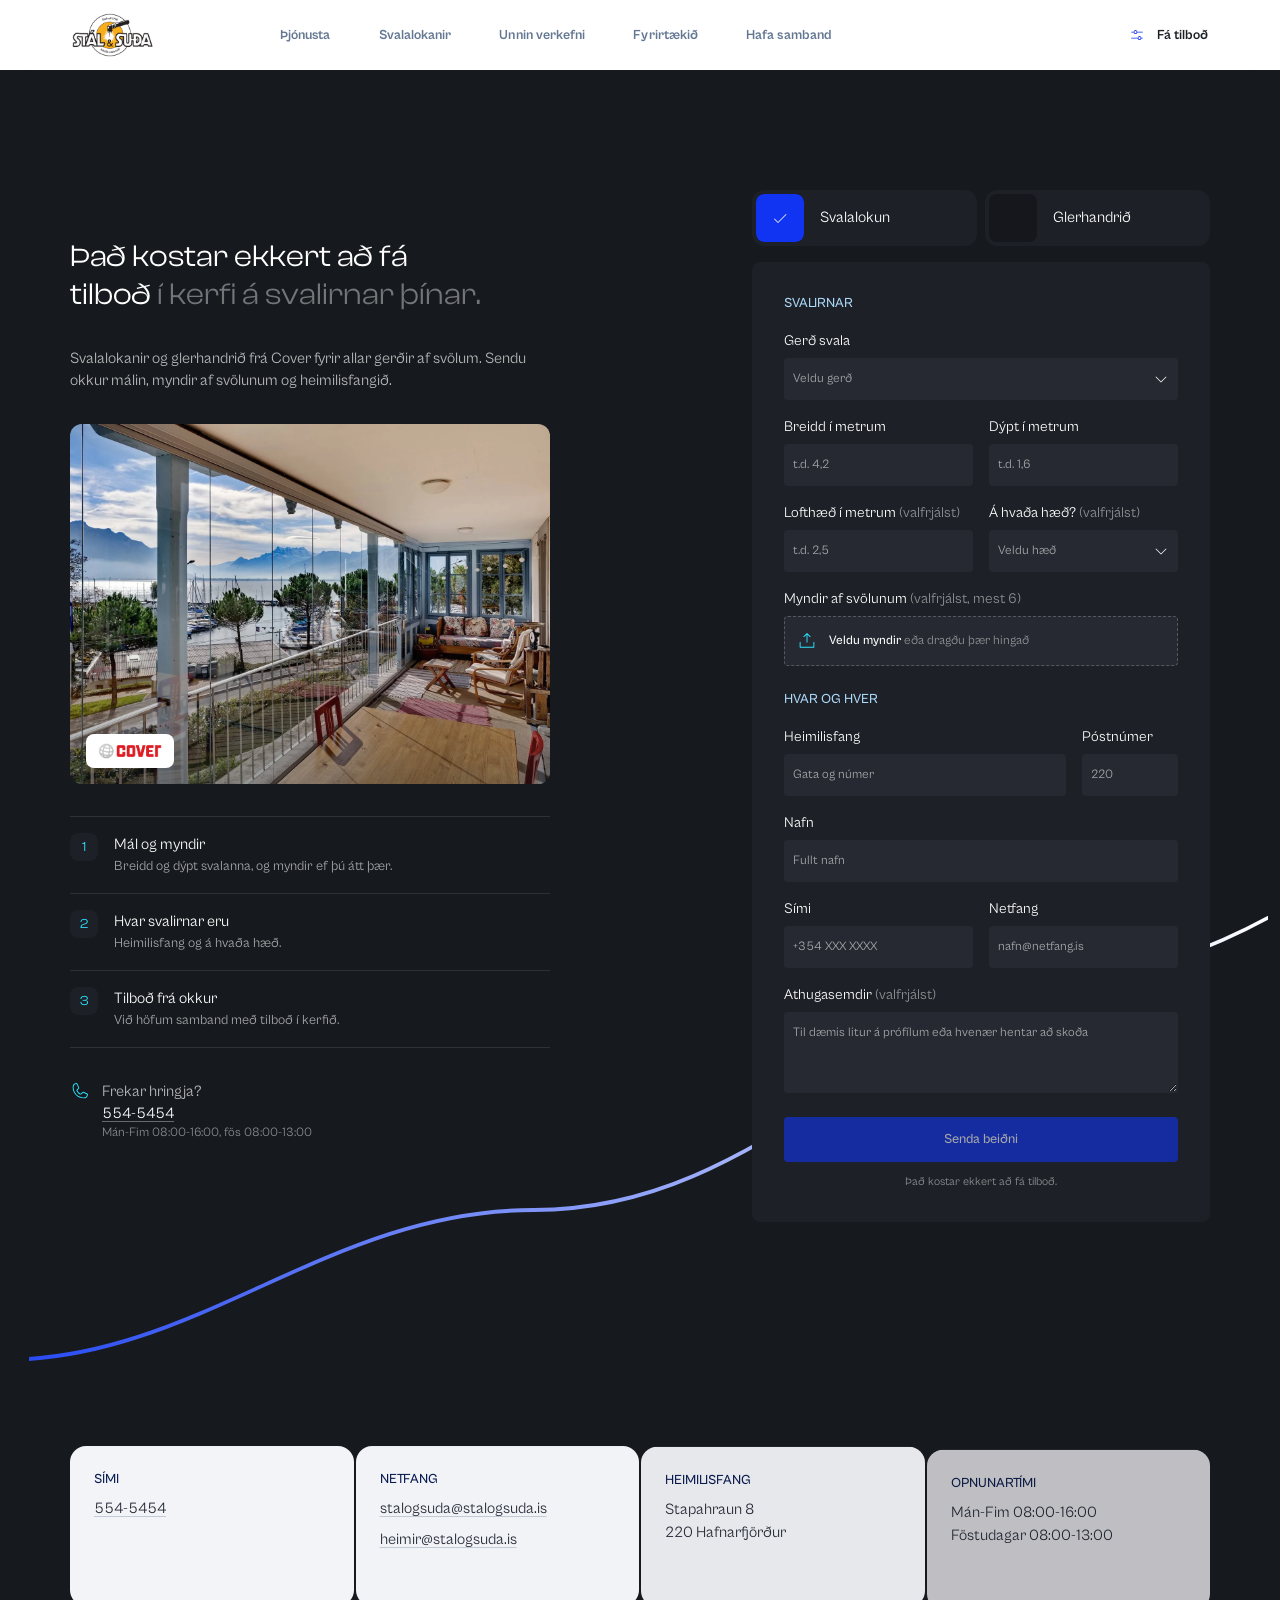
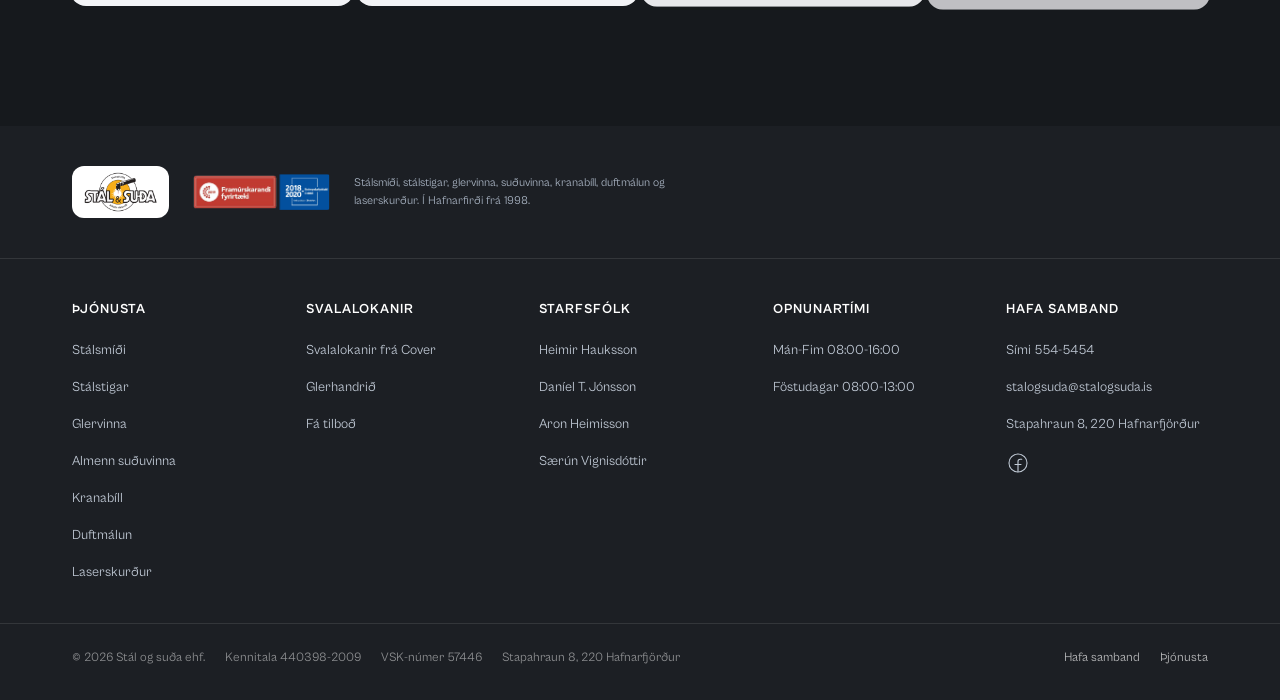
<file: tilbod.html>
<!doctype html>
<html lang="is">
<head>
<meta charset="utf-8">
<meta name="viewport" content="width=device-width, initial-scale=1">
<title>Fá tilboð í svalalokun eða glerhandrið | Stál og suða ehf.</title>
<meta name="description" content="Það kostar ekkert að fá tilboð í kerfi á svalirnar þínar. Sendu Stál og suðu mál, myndir og heimilisfang. Sími 554-5454, Stapahrauni 8, Hafnarfirði.">
<meta name="theme-color" content="#ffffff">
<meta name="robots" content="noindex, nofollow">
<link rel="icon" type="image/svg+xml" href="favicon.svg"><link rel="icon" type="image/png" sizes="32x32" href="/stalogsuda-preview/favicon-32.png"><link rel="apple-touch-icon" sizes="180x180" href="/stalogsuda-preview/favicon-180.png">
<link rel="preload" href="assets/fonts/ClashDisplay-Regular.woff2" as="font" type="font/woff2" crossorigin>
<link rel="preload" href="assets/fonts/CabinetGrotesk-Regular.woff2" as="font" type="font/woff2" crossorigin>
<script>
(function () {
  var root = document.documentElement;
  function set(v) { if (root.getAttribute('data-input') !== v) root.setAttribute('data-input', v); }
  addEventListener('pointerdown', function () { set('pointer'); }, true);
  addEventListener('keydown', function (e) {
    if (e.key === 'Shift' || e.key === 'Control' || e.key === 'Alt' || e.key === 'Meta') return;
    set('key');
  }, true);
})();
</script>

<link rel="stylesheet" href="assets/vendor/focus-guard.css">
<link rel="stylesheet" href="assets/css/site.css">
<script>document.documentElement.classList.add('js');</script>
</head>
<body class="page-inner page-quote">
<svg xmlns="http://www.w3.org/2000/svg" style="display:none" aria-hidden="true">
<symbol id="i-arrow-right" viewBox="0 0 256 256"><path d="M220.24,132.24l-72,72a6,6,0,0,1-8.48-8.48L201.51,134H40a6,6,0,0,1,0-12H201.51L139.76,60.24a6,6,0,0,1,8.48-8.48l72,72A6,6,0,0,1,220.24,132.24Z"/></symbol>
<symbol id="i-arrow-up-right" viewBox="0 0 256 256"><path d="M198,64V168a6,6,0,0,1-12,0V78.48L68.24,196.24a6,6,0,0,1-8.48-8.48L177.52,70H88a6,6,0,0,1,0-12H192A6,6,0,0,1,198,64Z"/></symbol>
<symbol id="i-check" viewBox="0 0 256 256"><path d="M228.24,76.24l-128,128a6,6,0,0,1-8.48,0l-56-56a6,6,0,0,1,8.48-8.48L96,191.51,219.76,67.76a6,6,0,0,1,8.48,8.48Z"/></symbol>
<symbol id="i-phone" viewBox="0 0 256 256"><path d="M221.59,160.3l-47.24-21.17a14,14,0,0,0-13.28,1.22,4.81,4.81,0,0,0-.56.42l-24.69,21a1.88,1.88,0,0,1-1.68.06c-15.87-7.66-32.31-24-40-39.65a1.91,1.91,0,0,1,0-1.68l21.07-25a6.13,6.13,0,0,0,.42-.58,14,14,0,0,0,1.12-13.27L95.73,34.49a14,14,0,0,0-14.56-8.38A54.24,54.24,0,0,0,34,80c0,78.3,63.7,142,142,142a54.25,54.25,0,0,0,53.89-47.17A14,14,0,0,0,221.59,160.3ZM176,210C104.32,210,46,151.68,46,80A42.23,42.23,0,0,1,82.67,38h.23a2,2,0,0,1,1.84,1.31l21.1,47.11a2,2,0,0,1,0,1.67L84.73,113.15a4.73,4.73,0,0,0-.43.57,14,14,0,0,0-.91,13.73c8.87,18.16,27.17,36.32,45.53,45.19a14,14,0,0,0,13.77-1c.19-.13.38-.27.56-.42l24.68-21a1.92,1.92,0,0,1,1.6-.1l47.25,21.17a2,2,0,0,1,1.21,2A42.24,42.24,0,0,1,176,210Z"/></symbol>
<symbol id="i-envelope-simple" viewBox="0 0 256 256"><path d="M224,50H32a6,6,0,0,0-6,6V192a14,14,0,0,0,14,14H216a14,14,0,0,0,14-14V56A6,6,0,0,0,224,50ZM208.58,62,128,135.86,47.42,62ZM216,194H40a2,2,0,0,1-2-2V69.64l86,78.78a6,6,0,0,0,8.1,0L218,69.64V192A2,2,0,0,1,216,194Z"/></symbol>
<symbol id="i-caret-down" viewBox="0 0 256 256"><path d="M212.24,100.24l-80,80a6,6,0,0,1-8.48,0l-80-80a6,6,0,0,1,8.48-8.48L128,167.51l75.76-75.75a6,6,0,0,1,8.48,8.48Z"/></symbol>
<symbol id="i-facebook-logo" viewBox="0 0 256 256"><path d="M128,26A102,102,0,1,0,230,128,102.12,102.12,0,0,0,128,26Zm6,191.8V150h26a6,6,0,0,0,0-12H134V112a18,18,0,0,1,18-18h16a6,6,0,0,0,0-12H152a30,30,0,0,0-30,30v26H96a6,6,0,0,0,0,12h26v67.8a90,90,0,1,1,12,0Z"/></symbol>
<symbol id="i-image" viewBox="0 0 256 256"><path d="M216,42H40A14,14,0,0,0,26,56V200a14,14,0,0,0,14,14H216a14,14,0,0,0,14-14V56A14,14,0,0,0,216,42ZM40,54H216a2,2,0,0,1,2,2V163.57L188.53,134.1a14,14,0,0,0-19.8,0l-21.42,21.42L101.9,110.1a14,14,0,0,0-19.8,0L38,154.2V56A2,2,0,0,1,40,54ZM38,200V171.17l52.58-52.58a2,2,0,0,1,2.84,0L176.83,202H40A2,2,0,0,1,38,200Zm178,2H193.8l-38-38,21.41-21.42a2,2,0,0,1,2.83,0l38,38V200A2,2,0,0,1,216,202ZM146,100a10,10,0,1,1,10,10A10,10,0,0,1,146,100Z"/></symbol>
<symbol id="i-x" viewBox="0 0 256 256"><path d="M204.24,195.76a6,6,0,1,1-8.48,8.48L128,136.49,60.24,204.24a6,6,0,0,1-8.48-8.48L119.51,128,51.76,60.24a6,6,0,0,1,8.48-8.48L128,119.51l67.76-67.75a6,6,0,0,1,8.48,8.48L136.49,128Z"/></symbol>
<symbol id="i-user-circle" viewBox="0 0 256 256"><path d="M128,26A102,102,0,1,0,230,128,102.12,102.12,0,0,0,128,26ZM71.44,198a66,66,0,0,1,113.12,0,89.8,89.8,0,0,1-113.12,0ZM94,120a34,34,0,1,1,34,34A34,34,0,0,1,94,120Zm99.51,69.64a77.53,77.53,0,0,0-40-31.38,46,46,0,1,0-51,0,77.53,77.53,0,0,0-40,31.38,90,90,0,1,1,131,0Z"/></symbol>
<symbol id="i-map-pin" viewBox="0 0 256 256"><path d="M128,66a38,38,0,1,0,38,38A38,38,0,0,0,128,66Zm0,64a26,26,0,1,1,26-26A26,26,0,0,1,128,130Zm0-112a86.1,86.1,0,0,0-86,86c0,30.91,14.34,63.74,41.47,94.94a252.32,252.32,0,0,0,41.09,38,6,6,0,0,0,6.88,0,252.32,252.32,0,0,0,41.09-38c27.13-31.2,41.47-64,41.47-94.94A86.1,86.1,0,0,0,128,18Zm0,206.51C113,212.93,54,163.62,54,104a74,74,0,0,1,148,0C202,163.62,143,212.93,128,224.51Z"/></symbol>
<symbol id="i-clock" viewBox="0 0 256 256"><path d="M128,26A102,102,0,1,0,230,128,102.12,102.12,0,0,0,128,26Zm0,192a90,90,0,1,1,90-90A90.1,90.1,0,0,1,128,218Zm62-90a6,6,0,0,1-6,6H128a6,6,0,0,1-6-6V72a6,6,0,0,1,12,0v50h50A6,6,0,0,1,190,128Z"/></symbol>
<symbol id="i-medal" viewBox="0 0 256 256"><path d="M214,96A86,86,0,1,0,74,162.87V240a6,6,0,0,0,2.85,5.1A5.93,5.93,0,0,0,80,246a6,6,0,0,0,2.68-.63L128,222.71l45.33,22.66A6,6,0,0,0,182,240V162.87A85.87,85.87,0,0,0,214,96ZM54,96a74,74,0,1,1,74,74A74.09,74.09,0,0,1,54,96ZM170,230.29l-39.33-19.66a6,6,0,0,0-5.36,0L86,230.29V171a85.75,85.75,0,0,0,84,0ZM128,150A54,54,0,1,0,74,96,54.06,54.06,0,0,0,128,150Zm0-96A42,42,0,1,1,86,96,42,42,0,0,1,128,54Z"/></symbol>
<symbol id="i-sliders-horizontal" viewBox="0 0 256 256"><path d="M40,86H74.6a30,30,0,0,0,58.8,0H216a6,6,0,0,0,0-12H133.4a30,30,0,0,0-58.8,0H40a6,6,0,0,0,0,12Zm64-24A18,18,0,1,1,86,80,18,18,0,0,1,104,62ZM216,170H197.4a30,30,0,0,0-58.8,0H40a6,6,0,0,0,0,12h98.6a30,30,0,0,0,58.8,0H216a6,6,0,0,0,0-12Zm-48,24a18,18,0,1,1,18-18A18,18,0,0,1,168,194Z"/></symbol>
<symbol id="i-upload-simple" viewBox="0 0 256 256"><path d="M222,144v64a6,6,0,0,1-6,6H40a6,6,0,0,1-6-6V144a6,6,0,0,1,12,0v58H210V144a6,6,0,0,1,12,0ZM92.24,76.24,122,46.49V144a6,6,0,0,0,12,0V46.49l29.76,29.75a6,6,0,0,0,8.48-8.48l-40-40a6,6,0,0,0-8.48,0l-40,40a6,6,0,0,0,8.48,8.48Z"/></symbol>
</svg>

<a class="skip" href="#main">Fara beint í efni</a>
<div class="hdr-wrap" data-header>
  <header class="hdr">
    <div class="hdr__in">
      <a class="hdr__logo" href="./" aria-label="Stál og suða, forsíða"><img src="assets/img/logo.png" width="238" height="130" alt="Stál og suða"></a>
      <nav class="hdr__nav" aria-label="Aðalvalmynd">
        <ul class="hdr__list">
          <li class="hdr__item has-mega" data-mega>
            <button class="hdr__link" type="button" aria-expanded="false" aria-controls="mega-thjonusta">Þjónusta<svg class="hdr__chev" aria-hidden="true"><use href="#i-caret-down"/></svg></button>
            <div class="mega" id="mega-thjonusta" tabindex="-1" hidden>
              <div class="mega__in">
                <div class="mega__col">
                  <p class="mega__title">Okkar þjónusta</p>
                  <ul class="mega__links">
                    <li><a href="thjonusta.html#stalsmidi">Stálsmíði</a></li>
                    <li><a href="thjonusta.html#stalstigar">Stálstigar</a></li>
                    <li><a href="thjonusta.html#glervinna">Glervinna</a></li>
                    <li><a href="thjonusta.html#sudavinna">Almenn suðuvinna</a></li>
                    <li><a href="thjonusta.html#kranabill">Kranabíll</a></li>
                    <li><a href="thjonusta.html#duftmalun">Duftmálun</a></li>
                    <li><a href="thjonusta.html#laserskurdur">Laserskurður</a></li>
                  </ul>
                  <div class="mega__follow">
                    <p class="mega__label">Fylgdu okkur</p>
                    <a class="mega__social" href="https://www.facebook.com/St%C3%A1l-Og-Su%C3%B0a-ehf-352276501564778" rel="noopener" target="_blank" aria-label="Stál og suða á Facebook"><svg aria-hidden="true"><use href="#i-facebook-logo"/></svg></a>
                  </div>
                </div>
                <div class="mega__banners">
                  <a class="banner" href="thjonusta.html#svalalokanir" style="--accent:#2BE3FF">
                    <img src="assets/img/svalalokun.webp" alt="" loading="lazy" width="1600" height="1066">
                    <span class="banner__txt"><strong>Svalalokanir og glerhandrið</strong><span>Frá Cover, fyrir allar gerðir af svölum.</span></span>
                  </a>
                  <a class="banner" href="thjonusta.html#stalstigar" style="--accent:#1034F2">
                    <img src="assets/img/stalstigi-uti.webp" alt="" loading="lazy" width="1700" height="1276">
                    <span class="banner__txt"><strong>Stálstigar</strong><span>Innanhúss og utan.</span></span>
                  </a>
                </div>
              </div>
            </div>
          </li>
          <li class="hdr__item"><a class="hdr__link" href="thjonusta.html#svalalokanir">Svalalokanir</a></li>
          <li class="hdr__item"><a class="hdr__link" href="thjonusta.html#verkefni">Unnin verkefni</a></li>
          <li class="hdr__item"><a class="hdr__link" href="./#fyrirtaekid">Fyrirtækið</a></li>
          <li class="hdr__item"><a class="hdr__link" href="tilbod.html#samband">Hafa samband</a></li>
          <li class="hdr__item hdr__item--cta"><a class="hdr__cta" href="tilbod.html"><svg aria-hidden="true"><use href="#i-sliders-horizontal"/></svg>Fá tilboð</a></li>
        </ul>
      </nav>
      <button class="burger" type="button" aria-expanded="false" aria-controls="mnav" aria-label="Valmynd"><span></span><span></span><span></span></button>
    </div>
    <div class="mnav" id="mnav" tabindex="-1" hidden>
      <ul class="mnav__list">
        <li class="mnav__group">
          <button class="mnav__row" type="button" aria-expanded="false" aria-controls="mnav-thj">Þjónusta<svg class="mnav__chev" aria-hidden="true"><use href="#i-caret-down"/></svg></button>
          <div class="mnav__sub" id="mnav-thj" hidden>
            <a href="thjonusta.html#stalsmidi">Stálsmíði</a><a href="thjonusta.html#stalstigar">Stálstigar</a><a href="thjonusta.html#glervinna">Glervinna</a><a href="thjonusta.html#sudavinna">Almenn suðuvinna</a><a href="thjonusta.html#kranabill">Kranabíll</a><a href="thjonusta.html#duftmalun">Duftmálun</a><a href="thjonusta.html#laserskurdur">Laserskurður</a>
          </div>
        </li>
        <li><a class="mnav__row" href="thjonusta.html#svalalokanir">Svalalokanir og glerhandrið</a></li>
        <li><a class="mnav__row" href="thjonusta.html#verkefni">Unnin verkefni</a></li>
        <li><a class="mnav__row" href="./#fyrirtaekid">Fyrirtækið</a></li>
        <li><a class="mnav__row" href="tilbod.html#samband">Hafa samband</a></li>
        <li class="mnav__last"><a class="mnav__row mnav__row--cta" href="tilbod.html"><svg aria-hidden="true"><use href="#i-sliders-horizontal"/></svg>Fá tilboð</a></li>
      </ul>
    </div>
  </header>
</div>

<main id="main">
  <section class="lead lead--page" id="tilbod" aria-labelledby="lead-title">
    <svg class="lead__line" viewBox="0 0 2552 502" preserveAspectRatio="none" aria-hidden="true" data-lead-line>
      <defs><linearGradient id="lead-g" x1="0" x2="1" y1="0" y2="0"><stop offset="0" stop-color="#1034F2"/><stop offset="1" stop-color="#fff"/></linearGradient></defs>
      <path d="M-20 480 C 380 480 640 330 1060 330 C 1480 330 1700 170 2080 120 C 2300 92 2440 70 2580 30" fill="none" stroke="url(#lead-g)" stroke-width="4" stroke-linecap="round"/>
    </svg>
    <div class="lead__row">
      <div class="lead__side">
        <h1 class="lead__h2" id="lead-title" data-split>Það kostar ekkert að fá tilboð <span class="dim">í kerfi á svalirnar þínar.</span></h1>
        <p class="lead__sub">Svalalokanir og glerhandrið frá Cover fyrir allar gerðir af svölum. Sendu okkur málin, myndir af svölunum og heimilisfangið.</p>
        <figure class="lead__photo" data-reveal>
  <img src="assets/img/svalalokun.webp" width="1600" height="1066" alt="Svalalokun frá Cover séð innan frá, útsýni yfir höfn og fjöll" loading="lazy">
  <span class="lead__cover"><img src="assets/img/cover.png" width="354" height="100" alt="Cover"></span>
</figure>
<ol class="lead__steps">
  <li><span class="lead__n" aria-hidden="true">1</span><span><strong>Mál og myndir</strong>Breidd og dýpt svalanna, og myndir ef þú átt þær.</span></li>
  <li><span class="lead__n" aria-hidden="true">2</span><span><strong>Hvar svalirnar eru</strong>Heimilisfang og á hvaða hæð.</span></li>
  <li><span class="lead__n" aria-hidden="true">3</span><span><strong>Tilboð frá okkur</strong>Við höfum samband með tilboð í kerfið.</span></li>
</ol>
<p class="lead__call"><svg aria-hidden="true"><use href="#i-phone"/></svg><span>Frekar hringja? <a href="tel:5545454">554-5454</a><small>Mán-Fim 08:00-16:00, fös 08:00-13:00</small></span></p>

      </div>
      <div class="lead__form">
        <div class="qf" data-quote>
  <div class="qf__toggle" role="group" aria-label="Hvað viltu fá tilboð í?">
    <button class="qf__type" type="button" aria-pressed="true" data-type="Svalalokun"><span class="qf__tile" aria-hidden="true"><svg><use href="#i-check"/></svg></span>Svalalokun</button>
    <button class="qf__type" type="button" aria-pressed="false" data-type="Glerhandrið"><span class="qf__tile" aria-hidden="true"><svg><use href="#i-check"/></svg></span>Glerhandrið</button>
  </div>
  <form class="qf__card" novalidate data-reveal>
    <input type="hidden" name="tegund" value="Svalalokun">
    <fieldset class="qf__set">
      <legend class="qf__legend">Svalirnar</legend>
      <div class="qf__field">
        <label for="q-gerd">Gerð svala</label>
        <select id="q-gerd" name="gerd" required data-empty>
          <option value="">Veldu gerð</option>
          <option>Innfelldar svalir</option>
          <option>Útstæðar svalir</option>
          <option>Þaksvalir</option>
          <option>Annað eða veit ekki</option>
        </select>
        <p class="qf__err" role="alert" hidden></p>
      </div>
      <div class="qf__row">
        <div class="qf__field">
          <label for="q-breidd">Breidd í metrum</label>
          <input id="q-breidd" name="breidd" inputmode="decimal" placeholder="t.d. 4,2" required data-num autocomplete="off">
          <p class="qf__err" role="alert" hidden></p>
        </div>
        <div class="qf__field">
          <label for="q-dypt">Dýpt í metrum</label>
          <input id="q-dypt" name="dypt" inputmode="decimal" placeholder="t.d. 1,6" required data-num autocomplete="off">
          <p class="qf__err" role="alert" hidden></p>
        </div>
      </div>
      <div class="qf__row">
        <div class="qf__field">
          <label for="q-haed">Lofthæð í metrum <span>(valfrjálst)</span></label>
          <input id="q-haed" name="lofthaed" inputmode="decimal" placeholder="t.d. 2,5" data-num data-optional autocomplete="off">
          <p class="qf__err" role="alert" hidden></p>
        </div>
        <div class="qf__field">
          <label for="q-hus">Á hvaða hæð? <span>(valfrjálst)</span></label>
          <select id="q-hus" name="haed" data-empty>
            <option value="">Veldu hæð</option>
            <option>Jarðhæð</option>
            <option>1. til 4. hæð</option>
            <option>5. hæð eða ofar</option>
          </select>
        </div>
      </div>
      <div class="qf__field">
        <span class="qf__label" id="q-myndir-l">Myndir af svölunum <span>(valfrjálst, mest 6)</span></span>
        <label class="qf__drop" for="q-myndir">
          <svg aria-hidden="true"><use href="#i-upload-simple"/></svg>
          <span><strong>Veldu myndir</strong> eða dragðu þær hingað</span>
        </label>
        <input class="qf__file" id="q-myndir" name="myndir" type="file" accept="image/*" multiple aria-labelledby="q-myndir-l">
        <ul class="qf__thumbs" aria-live="polite"></ul>
      </div>
    </fieldset>
    <fieldset class="qf__set">
      <legend class="qf__legend">Hvar og hver</legend>
      <div class="qf__row qf__row--addr">
        <div class="qf__field">
          <label for="q-heimili">Heimilisfang</label>
          <input id="q-heimili" name="heimilisfang" required autocomplete="street-address" placeholder="Gata og númer">
          <p class="qf__err" role="alert" hidden></p>
        </div>
        <div class="qf__field">
          <label for="q-pnr">Póstnúmer</label>
          <input id="q-pnr" name="postnumer" inputmode="numeric" maxlength="3" required autocomplete="postal-code" placeholder="220" data-pnr spellcheck="false">
          <p class="qf__err" role="alert" hidden></p>
        </div>
      </div>
      <div class="qf__field">
        <label for="q-nafn">Nafn</label>
        <input id="q-nafn" name="nafn" required autocomplete="name" placeholder="Fullt nafn">
        <p class="qf__err" role="alert" hidden></p>
      </div>
      <div class="qf__row">
        <div class="qf__field">
          <label for="q-simi">Sími</label>
          <input id="q-simi" name="simi" type="tel" inputmode="tel" required autocomplete="tel-national" spellcheck="false" placeholder="+354 XXX XXXX" data-tel>
          <p class="qf__err" role="alert" hidden></p>
        </div>
        <div class="qf__field">
          <label for="q-netfang">Netfang</label>
          <input id="q-netfang" name="netfang" type="email" required autocomplete="email" spellcheck="false" placeholder="nafn@netfang.is">
          <p class="qf__err" role="alert" hidden></p>
        </div>
      </div>
      <div class="qf__field">
        <label for="q-athugasemd">Athugasemdir <span>(valfrjálst)</span></label>
        <textarea id="q-athugasemd" name="athugasemd" rows="3" placeholder="Til dæmis litur á prófílum eða hvenær hentar að skoða"></textarea>
      </div>
    </fieldset>
    <button class="qf__submit" type="submit" disabled>Senda beiðni</button>
    <p class="qf__hint">Það kostar ekkert að fá tilboð.</p>
    <div class="qf__status" role="status" aria-live="polite" hidden>
      <div class="qf__spin" aria-hidden="true"></div>
      <div class="qf__done" hidden>
        <span class="qf__ring" aria-hidden="true"></span><span class="qf__ring" aria-hidden="true"></span>
        <span class="qf__badge" aria-hidden="true"><svg><use href="#i-check"/></svg></span>
        <div class="qf__msg">
          <p class="qf__msg-h">Beiðnin er komin til okkar</p>
          <p class="qf__msg-b" data-summary></p>
          <p class="qf__msg-n">Frumgerð: ekkert var sent.</p>
          <button class="qf__again" type="button">Ný beiðni</button>
        </div>
      </div>
    </div>
  </form>
</div>

      </div>
    </div>
  </section>

  <section class="contact-strip" id="samband" aria-label="Hafa samband">
    <div data-reveal><h2>Sími</h2><a href="tel:5545454">554-5454</a></div>
    <div data-reveal><h2>Netfang</h2><a href="mailto:stalogsuda@stalogsuda.is">stalogsuda@stalogsuda.is</a><a href="mailto:heimir@stalogsuda.is">heimir@stalogsuda.is</a></div>
    <div data-reveal><h2>Heimilisfang</h2><p>Stapahraun 8<br>220 Hafnarfjörður</p></div>
    <div data-reveal><h2>Opnunartími</h2><p>Mán-Fim 08:00-16:00<br>Föstudagar 08:00-13:00</p></div>
  </section>
</main>
<footer class="ftr">
  <div class="ftr__cta">
    <div class="ftr__in ftr__cta-in">
      <p class="ftr__cta-h">Viltu tilboð í svalalokun eða glerhandrið? <span>Sendu okkur mál og myndir. Það kostar ekkert að fá tilboð.</span></p>
      <div class="ftr__cta-act">
        <a class="cta" href="tilbod.html"><span>Fá tilboð</span><span class="cta__ico" aria-hidden="true"><span class="cta__strip"><svg><use href="#i-arrow-right"/></svg><svg><use href="#i-arrow-right"/></svg></span></span></a>
        <a class="ftr__phone" href="tel:5545454"><svg aria-hidden="true"><use href="#i-phone"/></svg>554-5454</a>
      </div>
    </div>
  </div>
  <div class="ftr__band ftr__band--top">
    <div class="ftr__in ftr__brand">
      <a class="ftr__logo" href="./" aria-label="Stál og suða, forsíða"><img src="assets/img/logo.png" width="238" height="130" alt="Stál og suða" loading="lazy"></a>
      <img class="ftr__badge" src="assets/img/framurskarandi.png" width="583" height="153" alt="Framúrskarandi fyrirtæki 2019 og Fyrirmyndarfyrirtæki í rekstri 2018 til 2020" loading="lazy">
      <p class="ftr__lede">Stálsmíði, stálstigar, glervinna, suðuvinna, kranabíll, duftmálun og laserskurður. Í Hafnarfirði frá 1998.</p>
    </div>
  </div>
  <nav class="ftr__band ftr__nav" aria-label="Fótur">
    <div class="ftr__in ftr__grid">
      <div class="ftr__col" data-facc>
        <h2 class="ftr__h"><button type="button" aria-expanded="false" aria-controls="fc-1">Þjónusta<svg aria-hidden="true"><use href="#i-caret-down"/></svg></button><span>Þjónusta</span></h2>
        <ul id="fc-1">
          <li><a href="thjonusta.html#stalsmidi">Stálsmíði</a></li><li><a href="thjonusta.html#stalstigar">Stálstigar</a></li><li><a href="thjonusta.html#glervinna">Glervinna</a></li><li><a href="thjonusta.html#sudavinna">Almenn suðuvinna</a></li><li><a href="thjonusta.html#kranabill">Kranabíll</a></li><li><a href="thjonusta.html#duftmalun">Duftmálun</a></li><li><a href="thjonusta.html#laserskurdur">Laserskurður</a></li>
        </ul>
      </div>
      <div class="ftr__col" data-facc>
        <h2 class="ftr__h"><button type="button" aria-expanded="false" aria-controls="fc-2">Svalalokanir<svg aria-hidden="true"><use href="#i-caret-down"/></svg></button><span>Svalalokanir</span></h2>
        <ul id="fc-2">
          <li><a href="thjonusta.html#svalalokanir">Svalalokanir frá Cover</a></li><li><a href="thjonusta.html#svalalokanir">Glerhandrið</a></li><li><a href="tilbod.html">Fá tilboð</a></li>
        </ul>
      </div>
      <div class="ftr__col" data-facc>
        <h2 class="ftr__h"><button type="button" aria-expanded="false" aria-controls="fc-3">Starfsfólk<svg aria-hidden="true"><use href="#i-caret-down"/></svg></button><span>Starfsfólk</span></h2>
        <ul id="fc-3">
          <li><a href="mailto:heimir@stalogsuda.is">Heimir Hauksson</a></li><li><a href="mailto:daniel@stalogsuda.is">Daníel T. Jónsson</a></li><li><span>Aron Heimisson</span></li><li><span>Særún Vignisdóttir</span></li>
        </ul>
      </div>
      <div class="ftr__col" data-facc>
        <h2 class="ftr__h"><button type="button" aria-expanded="false" aria-controls="fc-4">Opnunartími<svg aria-hidden="true"><use href="#i-caret-down"/></svg></button><span>Opnunartími</span></h2>
        <ul id="fc-4">
          <li><span>Mán-Fim 08:00-16:00</span></li><li><span>Föstudagar 08:00-13:00</span></li>
        </ul>
      </div>
      <div class="ftr__col" data-facc>
        <h2 class="ftr__h"><button type="button" aria-expanded="false" aria-controls="fc-5">Hafa samband<svg aria-hidden="true"><use href="#i-caret-down"/></svg></button><span>Hafa samband</span></h2>
        <ul id="fc-5">
          <li><a href="tel:5545454">Sími 554-5454</a></li><li><a href="mailto:stalogsuda@stalogsuda.is">stalogsuda@stalogsuda.is</a></li><li><span>Stapahraun 8, 220 Hafnarfjörður</span></li>
          <li class="ftr__social"><a href="https://www.facebook.com/St%C3%A1l-Og-Su%C3%B0a-ehf-352276501564778" rel="noopener" target="_blank" aria-label="Stál og suða á Facebook"><svg aria-hidden="true"><use href="#i-facebook-logo"/></svg></a></li>
        </ul>
      </div>
    </div>
  </nav>
  <div class="ftr__bottom">
    <div class="ftr__in ftr__bottom-in">
      <p class="ftr__legal-l"><span>© 2026 Stál og suða ehf.</span><span>Kennitala 440398-2009</span><span>VSK-númer 57446</span><span>Stapahraun 8, 220 Hafnarfjörður</span></p>
      <p class="ftr__legal-r"><a href="tilbod.html#samband">Hafa samband</a><a href="thjonusta.html">Þjónusta</a></p>
    </div>
  </div>
</footer>

<script src="assets/vendor/gsap.min.js"></script>
<script src="assets/vendor/ScrollTrigger.min.js"></script>
<script src="assets/vendor/Flip.min.js"></script>
<script src="assets/vendor/Draggable.min.js"></script>
<script src="assets/vendor/InertiaPlugin.min.js"></script>
<script src="assets/vendor/lenis.min.js"></script>
<script src="assets/js/site.js"></script>
<script src="assets/js/quote.js"></script>
</body>
</html>
</file>
<file: assets/vendor/focus-guard.css>
/* focus-guard.css: pairs with focus-guard.js. No ring after a tap or a click; every ring for the keyboard.
   Text fields keep theirs (the user is typing there whatever opened it). */
html[data-input="pointer"] :focus-visible:not(input):not(textarea):not(select):not([contenteditable="true"]) { outline: none; }
/* a focus target that is only a container (a menu panel, a dialog, a drawer): never ring it */
[tabindex="-1"]:focus { outline: none; }
</file>
<file: assets/css/site.css>
/* Stál og suða prototype. Layout and motion system rebuilt clean-room from the Superlógica spec
   (_docs/awwwards-rebuild-2026-10-24/SUPERLOGICA-REBUILD-SPEC.md). Breakpoints: 767 / 1024 / 1220. */

/* ---------- fonts: Clash Display for the display face, Cabinet Grotesk for text (spec 7.1) ---------- */
@font-face { font-family: 'SS-Display'; src: url(../fonts/ClashDisplay-Light.woff2) format('woff2'); font-weight: 300; font-display: swap; size-adjust: 96%; }
@font-face { font-family: 'SS-Display'; src: url(../fonts/ClashDisplay-Regular.woff2) format('woff2'); font-weight: 400; font-display: swap; size-adjust: 96%; }
@font-face { font-family: 'SS-Display'; src: url(../fonts/ClashDisplay-Medium.woff2) format('woff2'); font-weight: 500; font-display: swap; size-adjust: 96%; }
@font-face { font-family: 'SS-Text'; src: url(../fonts/CabinetGrotesk-Extralight.woff2) format('woff2'); font-weight: 200; font-display: swap; size-adjust: 97%; }
@font-face { font-family: 'SS-Text'; src: url(../fonts/CabinetGrotesk-Regular.woff2) format('woff2'); font-weight: 400; font-display: swap; size-adjust: 97%; }
@font-face { font-family: 'SS-Text'; src: url(../fonts/CabinetGrotesk-Medium.woff2) format('woff2'); font-weight: 500; font-display: swap; size-adjust: 97%; }
@font-face { font-family: 'SS-Text'; src: url(../fonts/CabinetGrotesk-Bold.woff2) format('woff2'); font-weight: 600 700; font-display: swap; size-adjust: 97%; }

:root {
  --font-display: 'SS-Display', 'Avenir Next', system-ui, sans-serif;
  --font-text: 'SS-Text', 'Avenir Next', system-ui, sans-serif;
  --blue: #1034F2; --blue-condo: #0E27C0; --purple: #4C0297; --navy-eyebrow: #071950; --navy-deep: #0A0A50;
  --navy-fin: #161E38; --navy-tile: #3A425E;
  --cyan-sweep: #2BE3FF; --cyan-line: #00C1DE; --cyan-vector: #47B5D9; --cyan-text: #AAF0FF; --cyan-eyebrow: #ACD9FA;
  --glow-cyan: #7CD6F4; --glow-lilac: #AFBCFF;
  --heading: #252A38; --body: #22252B; --metric: #1C1F24; --muted: rgba(0,0,0,.56);
  --g900: #323B49; --g700: #536379; --g600: #637792; --g500: #7789A3; --g300: #AAB5C4; --g200: #C1CAD6; --g100: #DBDFE5;
  --g75: #EDEFF2; --g50: #F3F4F7; --g25: #F9F9FB; --rule: #EAEAEA; --warm: #F1F0EE; --warm-hover: #E7E5E1;
  --lead-bg: #16191D; --form-bg: #1D2026; --input-bg: #262931; --tile-bg: #15171C; --hover-dark: #282D38; --error: #FF8080;
  --glass: linear-gradient(150deg, rgba(255,255,255,.3) 9%, rgba(238,238,238,.3) 50%, rgba(255,255,255,.3) 99%);
}

/* ---------- base + iOS 26 resets ---------- */
*, *::before, *::after { box-sizing: border-box; }
html { -webkit-text-size-adjust: 100%; overflow-x: clip; color-scheme: light; touch-action: manipulation; }
body { margin: 0; font: 400 16px/24px var(--font-text); color: var(--body); background: #fff; overflow-x: clip; -webkit-font-smoothing: antialiased; }
h1, h2, h3 { margin: 0; font-family: var(--font-display); font-weight: 400; }
p, ul, figure { margin: 0; }
ul { padding: 0; list-style: none; }
img, svg { display: block; max-width: 100%; }
a { color: inherit; text-decoration: none; }
:where(button, [type="button"], [type="submit"], [type="reset"]) { -webkit-appearance: none; appearance: none; border: 0; border-radius: 0; background-color: transparent; color: inherit; font: inherit; margin: 0; padding: 0; cursor: pointer; }
:where(input, textarea, select) { -webkit-appearance: none; appearance: none; border-radius: 0; box-shadow: none; font: inherit; }
[hidden] { display: none !important; }
:focus-visible { outline: 3px solid var(--blue); outline-offset: 3px; }
.sr-only { position: absolute; width: 1px; height: 1px; overflow: hidden; clip: rect(0 0 0 0); white-space: nowrap; }
.skip { position: absolute; left: 16px; top: -60px; z-index: 3000; background: var(--blue); color: #fff; padding: 10px 16px; border-radius: 4px; font-weight: 500; }
.skip:focus { top: 12px; }
svg use { pointer-events: none; }
.mask { display: block; overflow: hidden; }
.line { display: inline-block; }
.sw { display: inline-block; overflow: hidden; vertical-align: top; padding-bottom: .08em; margin-bottom: -.08em; }
.sw__i { display: inline-block; }
.js:not(.is-ready) .hero__text, .js:not(.is-ready) .hero__sweep, .js:not(.is-ready) .hero .gcard { opacity: 0; }
.eyebrow { font: 500 14px/1.4 var(--font-text); text-transform: uppercase; color: var(--navy-eyebrow); letter-spacing: .01em; }
.eyebrow--dark { color: var(--cyan-eyebrow); }

/* ---------- 2.0 header ---------- */
.hdr-wrap { position: relative; z-index: 2100; }
.js .hdr-wrap--home { opacity: 0; transform: translateY(-16px); pointer-events: none; transition: opacity .7s ease-out, transform .7s ease-out; }
.js .hdr-wrap--home.is-revealed { opacity: 1; transform: none; pointer-events: auto; }
.hdr { position: relative; z-index: 2000; height: 70px; background: #fff; }
.hdr__in { height: 100%; max-width: 1136px; margin: 0 auto; display: flex; align-items: center; }
.hdr__logo { flex: 0 0 124px; margin-right: 60px; display: flex; align-items: center; }
.hdr__logo img { height: 44px; width: auto; }
.hdr__nav { flex: 1; height: 100%; }
.hdr__list { display: flex; align-items: center; height: 100%; }
.hdr__item { height: 100%; display: flex; align-items: center; }
.hdr__item--cta { margin-left: auto; }
.hdr__link { position: relative; display: flex; align-items: center; gap: 6px; height: 100%; padding: 24px; font: 600 14px/21px var(--font-text); color: var(--g600); letter-spacing: .005em; transition: color .2s ease; }
.hdr__link::after { content: ''; position: absolute; left: 24px; bottom: -1px; width: calc(100% - 48px); height: 2px; border-radius: 4px 4px 0 0; background: var(--blue); opacity: 0; }
.hdr__link[aria-expanded="true"] { color: var(--metric); }
.hdr__link[aria-expanded="true"]::after { opacity: 1; }
.hdr__chev { display: none; }
.hdr__cta { display: flex; align-items: center; gap: 12px; font: 600 14px/21px var(--font-text); color: var(--g600); transition: color .2s ease; }
.hdr__cta svg { width: 16px; height: 16px; fill: var(--blue); }

/* mega menu: instant open/close (framer variant duration 0 in the source) */
.mega { position: absolute; top: 100%; left: 0; width: 100%; padding: 32px 0; background: #fff; border-top: 1px solid var(--g75); box-shadow: 0 32px 32px rgba(28,31,36,.07); }
.mega__in { max-width: 1136px; margin: 0 auto; display: flex; }
.mega__col { flex: 1 0 280px; max-width: 280px; margin-right: 32px; }
.mega__title { font: 700 14px/21px var(--font-text); text-transform: uppercase; letter-spacing: 1px; color: var(--g900); margin-bottom: 20px; }
.mega__links a { display: block; padding: 5.5px 0; font: 600 14px/21px var(--font-text); color: var(--g500); transition: color .2s ease; }

.mega__follow { margin-top: 24px; padding-top: 24px; border-top: 1px solid var(--g75); }
.mega__label { font: 700 12px/18px var(--font-text); text-transform: uppercase; letter-spacing: 1px; color: var(--g900); margin-bottom: 12px; }
.mega__social svg { width: 24px; height: 24px; fill: var(--g600); }

.mega__banners { flex: 1; display: grid; grid-template-columns: repeat(2, 1fr); column-gap: 32px; height: 410px; }
.banner { position: relative; display: block; overflow: hidden; border-radius: 4px; border-bottom: 4px solid var(--accent); transition: border-color .3s ease; }
.banner img { position: absolute; inset: 0; width: 100%; height: 100%; object-fit: cover; transition: transform .4s ease-in-out; }
.banner::after { content: ''; position: absolute; inset: 0; background: linear-gradient(0deg, rgba(0,0,0,.75) 0%, rgba(255,255,255,0) 100%); }
.banner__txt { position: absolute; inset: auto 0 0 0; z-index: 1; padding: 28px 32px 32px; color: #fff; display: flex; flex-direction: column; }
.banner__txt strong { font: 700 16px/24px var(--font-text); }
.banner__txt span { font: 400 14px/21px var(--font-text); }

/* burger + phone panel */
.burger { display: none; position: relative; width: 44px; height: 44px; margin-left: auto; margin-right: -10px; }
.burger span { position: absolute; left: 10px; width: 24px; height: 2px; border-radius: 2px; background: var(--metric); transition: transform .3s ease, opacity .2s ease; }
.burger span:nth-child(1) { top: 15px; } .burger span:nth-child(2) { top: 21px; } .burger span:nth-child(3) { top: 27px; }
.burger[aria-expanded="true"] span:nth-child(1) { transform: translateY(6px) rotate(45deg); }
.burger[aria-expanded="true"] span:nth-child(2) { opacity: 0; }
.burger[aria-expanded="true"] span:nth-child(3) { transform: translateY(-6px) rotate(-45deg); }
.mnav { position: absolute; top: 100%; left: 0; width: 100%; height: calc(100vh - 70px); height: calc(100dvh - 70px); background: #fff; transform: translateX(-100%); transition: transform 300ms ease-in-out; overflow-y: auto; overscroll-behavior: contain; }
.mnav.is-open { transform: none; }
.mnav__list { display: flex; flex-direction: column; min-height: 100%; padding: 0 32px 24px; }
.mnav__row { display: flex; align-items: center; justify-content: space-between; gap: 12px; width: 100%; padding: 16px 0; border-bottom: 1px solid var(--g75); font: 600 14px/21px var(--font-text); color: var(--g600); text-align: left; }
.mnav__row[aria-expanded="true"] { color: var(--metric); }
.mnav__chev { width: 10px; height: 10px; fill: currentColor; transition: transform .4s; }
.mnav__row[aria-expanded="true"] .mnav__chev { transform: rotate(180deg); }
.mnav__sub { display: grid; grid-template-rows: 1fr; border-bottom: 1px solid var(--g75); padding-top: 4px; }
.mnav__sub a { display: block; padding: 0 0 16px; font: 600 14px/21px var(--font-text); color: var(--g500); }
.mnav__last { margin-top: auto; }
.mnav__last .mnav__row { border-top: 1px solid var(--g75); border-bottom: 0; justify-content: flex-start; color: var(--metric); }
.mnav__row--cta svg { width: 16px; height: 16px; fill: var(--blue); }
@media (max-width: 1199px) { .hdr__in { max-width: 928px; } .hdr__logo { margin-right: 30px; } .hdr__link { padding: 24px 16px; } .hdr__link::after { left: 16px; width: calc(100% - 32px); } .mega__in { max-width: 928px; } }
@media (max-width: 991px) {
  .hdr__in { max-width: none; padding: 0 32px; }
  .hdr__nav { display: none; }
  .burger { display: block; }
}
@media (min-width: 992px) { .mnav { display: none !important; } }

/* ---------- 2.1 hero ---------- */
.hero { position: relative; max-width: 1920px; margin: 0 auto; height: max(110vh, 1000px); transition: height .5s ease-out, margin-top .5s ease-out; }
.hero.is-expanded { height: calc(max(110vh, 1000px) + 53px); margin-top: -53px; }
.hero__frame { position: absolute; left: 12px; top: 0; width: calc(100% - 24px); height: 100%; border-radius: 24px 24px 0 0; overflow: hidden; background: #fff; }
.hero__bg, .hero__cut { position: absolute; inset: 0; width: 100%; height: 100%; object-fit: cover; object-position: 50% 50%; }
.hero__cut { z-index: 4; pointer-events: none; }
.hero__dim { position: absolute; inset: 0; background: rgba(0,0,0,.12); }
.hero__sweep { position: absolute; left: 50%; top: 68px; height: 624px; width: 100%; overflow: hidden; transform: translateX(-50%); }
.hero__sweep-svg { position: absolute; left: 50%; top: 0; height: 100%; transform: translateX(-50%); opacity: .9; overflow: visible; }
.hero__sweep-svg path { fill: none; stroke: var(--cyan-sweep); stroke-width: 10; stroke-linecap: round; stroke-linejoin: round; vector-effect: non-scaling-stroke; }
.hero__sweep-svg--d { width: 1920px; min-width: 1920px; }
.hero__sweep-svg--m { display: none; width: 1028px; min-width: 1028px; }
.hero__layer { position: absolute; inset: 0; padding-top: 174px; display: flex; pointer-events: none; }
.hero__layer--3 { z-index: 3; } .hero__layer--5 { z-index: 5; }
.hero__col { position: relative; width: 100%; max-width: 1140px; margin: 0 auto; }
.hero__fade { position: absolute; left: 0; right: 0; bottom: 0; height: 455px; z-index: 6; background: linear-gradient(to bottom, rgba(255,255,255,0) 0%, #fff 100%); pointer-events: none; }
.hero__text { position: absolute; inset: 0; z-index: 8; padding-top: 174px; }
.hero__stack { display: flex; flex-direction: column; gap: 99px; }
.hero__eyebrow { font: 400 24px/28.8px var(--font-display); color: #fff; }
.hero__h1 { display: flex; flex-direction: column; gap: 6px; font: 400 100px/100px var(--font-display); letter-spacing: -2px; color: #fff; }
.hero__h1-line { display: block; overflow: hidden; white-space: nowrap; padding-bottom: 2px; }
.hero__h1-line--r { text-align: left; }
/* glass metric cards */
.gcard { position: absolute; display: flex; flex-direction: column; padding: 12px; border-radius: 12px; background: var(--glass); -webkit-backdrop-filter: blur(5.5px); backdrop-filter: blur(5.5px); box-shadow: 0 2px 4px rgba(0,0,0,.06), 0 1px 0 rgba(0,0,0,.03); color: var(--heading); }
.hero__award { right: -23px; top: -13px; width: 231px; height: 82px; filter: blur(2px); }
.hero__ring { right: 27px; top: 138px; width: 130px; height: 124px; align-items: center; justify-content: center; }
.gaward { display: flex; align-items: center; gap: 10px; height: 100%; padding: 4px 6px; border-radius: 8px; background: rgba(255,255,255,.72); }
.gaward__ico { flex: 0 0 34px; height: 34px; border-radius: 8px; background: var(--blue); display: grid; place-items: center; }
.gaward__ico svg { width: 20px; height: 20px; fill: #fff; }
.gaward__txt { display: flex; flex-direction: column; flex: 1; min-width: 0; font: 400 11px/14px var(--font-text); color: var(--g700); }
.gaward__txt strong { font: 500 13px/16px var(--font-text); color: var(--metric); }
.gaward__pill { flex: 0 0 auto; padding: 3px 8px; border-radius: 20px; background: var(--blue); color: #fff; font: 500 11px/14px var(--font-text); }
.gcard--ring { align-items: center; justify-content: center; gap: 4px; }
.gring { position: relative; width: 78px; height: 78px; }
.gring svg { width: 100%; height: 100%; transform: rotate(-90deg); }
.gring__seg path { fill: none; stroke-width: 10; }
.gring__n { position: absolute; inset: 0; display: grid; place-items: center; font: 300 26px/1 var(--font-display); color: var(--metric); }
.gring__l { font: 500 10px/12px var(--font-text); color: var(--metric); background: rgba(255,255,255,.7); border-radius: 10px; padding: 2px 6px; }
@media (min-width: 768px) and (max-width: 1220px) {
  .hero__h1 { font-size: 80px; line-height: 80px; }
  .hero__text .hero__col { padding: 0 20px; }
  .hero__layer .hero__col { max-width: 900px; }
  .hero__bg, .hero__cut { object-position: 60% 50%; }
}
@media (max-width: 767px) {
  .hero { height: 800px; }
  .hero.is-expanded { height: 853px; }
  .hero__frame { left: 6px; width: calc(100% - 12px); max-width: 800px; border-radius: 12px 12px 0 0; }
  .hero__bg, .hero__cut { object-position: 33% 50%; }
  .hero__sweep { top: 0; height: 328px; }
  .hero__sweep-svg--d { display: none; } .hero__sweep-svg--m { display: block; }
  .hero__layer { padding-top: 0; }
  .hero__award { left: 160px; right: auto; top: 76px; width: 232px; height: 84px; }
  .hero__ring { left: 28px; right: auto; top: 156px; width: 92px; height: 88px; padding: 8px; border-radius: 8px; }
  .hero__ring .gring { width: 54px; height: 54px; } .hero__ring .gring__n { font-size: 18px; }
  .hero__ring .gring__l { font-size: 9px; padding: 1px 4px; }
  .hero__fade { height: 305px; }
  .hero__text { padding: 328px 16px 0; }
  .hero__stack { width: 100%; max-width: 358px; margin: 0; flex-direction: column-reverse; gap: 20px; }
  .hero__eyebrow { font-size: 18px; line-height: 21.6px; }
  .hero__h1 { gap: 4px; font-size: 48px; line-height: 48px; letter-spacing: -.48px; }
  .hero__h1-line { white-space: normal; }
  .hero__h1-line--r { text-align: left; }
}

/* ---------- 2.2 intro (cards land here) ---------- */
.nx { position: relative; z-index: 10; margin-top: min(-15vh, -148px); }
.nx__row { max-width: 1140px; margin: 0 auto; display: flex; justify-content: space-between; align-items: center; padding: 0 50px 0 0; overflow: hidden; min-height: 465px; }
.nx__text { width: 540px; display: flex; flex-direction: column; align-items: flex-start; gap: 40px; }
.nx__head { display: flex; flex-direction: column; gap: 24px; }
.nx__h2 { font: 400 24px/28.8px var(--font-display); color: var(--heading); }
.nx__list { display: flex; flex-direction: column; gap: 24px; }
.nx__list li { position: relative; font: 400 18px/21.6px var(--font-text); color: var(--muted); }
.nx__list li:not(:last-child)::after { content: ''; position: absolute; left: 0; right: 0; bottom: -12px; height: 1px; background: var(--rule); }
.cta { display: inline-flex; align-items: center; justify-content: space-between; gap: 12px; width: 180px; padding: 12px 20px; border-radius: 12px; background: var(--blue); border: 1px solid rgba(255,255,255,.1); -webkit-backdrop-filter: blur(10px); backdrop-filter: blur(10px); color: #fff; font: 400 16px/1.4 var(--font-text); transition: transform .16s ease-out; }
.cta:active { transform: scale(.98); }
.cta__ico { width: 20px; height: 20px; overflow: hidden; }
.cta__strip { display: flex; gap: 8px; width: 48px; transform: translateX(-28px); transition: transform .25s ease-in-out; }
.cta__strip svg { flex: 0 0 20px; width: 20px; height: 20px; fill: #fff; }
@media (hover: hover) and (pointer: fine) { .cta:hover .cta__strip { transform: translateX(0); } }
.nx__visual { position: relative; flex: 0 0 392px; width: 392px; }
.nx__leads { position: relative; z-index: 1; height: 260px; }
.gcard--fill { position: absolute; inset: 0; background: linear-gradient(150deg, rgba(255,255,255,.75) 9%, rgba(238,240,246,.7) 50%, rgba(255,255,255,.75) 99%); }
.nx__target { position: absolute; }
.nx__target .gcard { inset: 0; width: 100%; height: 100%; }
.nx__target--ring { left: -56px; top: 224px; width: 130px; height: 124px; z-index: 2; }
.nx__target--award { left: 212px; top: -68px; width: 231px; height: 82px; z-index: 2; }
.flip-on .nx__target { opacity: 0; }
.flip-on .nx__target.is-landed { opacity: 1; }
.flip-clone { position: absolute; pointer-events: none; margin: 0; }
/* the scrubbed "leads" chart, re-authored as Framúrskarandi years */
.chart { display: flex; flex-direction: column; height: 100%; padding: 6px 6px 2px; }
.chart__top { display: flex; justify-content: space-between; align-items: center; }
.chart__label { font: 500 13px/16px var(--font-text); color: var(--metric); }
.chart__tag { font: 500 11px/14px var(--font-text); color: var(--blue); background: rgba(16,52,242,.08); padding: 3px 8px; border-radius: 20px; }
.chart__value { margin-top: 10px; font: 300 32px/32px var(--font-display); letter-spacing: -1px; color: var(--metric); }
.chart__bars { flex: 1; display: grid; grid-template-columns: repeat(7, 1fr); gap: 8px; align-items: end; margin-top: 12px; }
.chart__bars span { display: flex; flex-direction: column; justify-content: flex-end; align-items: center; gap: 6px; height: 100%; }
.chart__bars i { display: block; width: 100%; height: calc(var(--h) * 100% - 20px); border-radius: 6px 6px 2px 2px; background: linear-gradient(to top, #8698F9, var(--blue)); transform-origin: 50% 100%; }
.chart__bars span:last-child i { background: linear-gradient(to top, #526DFF, var(--blue)); box-shadow: 0 0 0 1px #7CD6F4, 0 0 14px #AFBCFF; }
.chart__bars b { font: 400 10px/14px var(--font-text); color: var(--g600); }
@media (min-width: 1025px) and (max-width: 1220px) { .nx__row { padding: 0 78px 0 32px; } .nx__text { width: 420px; } }
@media (max-width: 1024px) {
  .nx { margin-top: -28px; }
  .nx__row { flex-direction: column-reverse; align-items: stretch; padding: 0 16px; gap: 132px; overflow: visible; }
  .nx__text { width: 100%; }
  .nx__visual { flex: none; margin: 0 auto; }
}
@media (max-width: 767px) {
  .nx__row { gap: 52px; }
  .nx__visual { width: 100%; height: 300px; }
  .nx__leads { position: absolute; left: 40px; top: 56px; width: 280px; height: 180px; }
  .chart__value { font-size: 24px; line-height: 24px; margin-top: 4px; }
  .chart__bars { gap: 5px; margin-top: 6px; }
  .nx__target--ring { left: 0; top: 212px; width: 92px; height: 88px; }
  .nx__target--ring .gcard { padding: 8px; border-radius: 8px; }
  .nx__target--ring .gring { width: 54px; height: 54px; } .nx__target--ring .gring__n { font-size: 18px; }
  .nx__target--ring .gring__l { font-size: 9px; padding: 1px 4px; }
  .nx__target--award { left: auto; right: 0; top: 0; width: 168px; height: 60px; }
  .nx__target--award .gcard { padding: 8px; border-radius: 8px; }
  .nx__target--award .gaward { gap: 6px; } .nx__target--award .gaward__ico { flex-basis: 26px; height: 26px; }
  .nx__target--award .gaward__ico svg { width: 15px; height: 15px; }
  .nx__target--award .gaward__txt strong { font-size: 11px; line-height: 13px; } .nx__target--award .gaward__txt { font-size: 9px; line-height: 11px; }
  .nx__target--award .gaward__pill { display: none; }
}

/* ---------- 2.3 stats + echo vector ---------- */
.stats { position: relative; padding-bottom: 150px; margin-bottom: -150px; overflow: hidden; }
.stats__in { position: relative; max-width: 1140px; margin: 0 auto; padding: 154px 0 0; }
.stats__h2 { position: relative; z-index: 1; max-width: 480px; font: 400 32px/35.2px var(--font-display); color: var(--heading); }
.stats__list { position: relative; z-index: 1; display: flex; gap: 2px; margin-top: 96px; }
.stat { flex: 1 0 0; height: 220px; display: flex; flex-direction: column; justify-content: space-between; gap: 40px; padding: 16px; border-radius: 16px; background: rgba(248,248,248,.5); -webkit-backdrop-filter: blur(7.5px); backdrop-filter: blur(7.5px); }
.stat__l { font: 400 16px/19.2px var(--font-text); color: var(--muted); }
.stat__n { font: 300 48px/48px var(--font-display); letter-spacing: -1.92px; color: var(--metric); font-variant-numeric: tabular-nums; }
.echo { position: absolute; overflow: visible; pointer-events: none; }
.echo__p { fill: none; stroke-width: 1; vector-effect: non-scaling-stroke; }
.echo--stats { right: -21px; top: 180px; width: 910px; }
.echo--stats .echo__p { stroke: var(--blue); }
@media (min-width: 1025px) and (max-width: 1220px) { .echo--stats { top: 260px; width: 810px; } }
@media (min-width: 768px) and (max-width: 1220px) { .stats__in { padding: 154px 20px 0; } }
@media (min-width: 768px) and (max-width: 1024px) { .stats__list { display: grid; grid-template-columns: 1fr 1fr; } .echo--stats { top: 240px; width: 750px; } }
@media (max-width: 767px) {
  .stats__in { padding: 100px 20px 0; }
  .stats__h2 { font-size: 24px; line-height: 26.4px; max-width: none; }
  .stats__list { flex-direction: column; gap: 12px; margin-top: 48px; }
  .stat { height: auto; min-height: 160px; flex: none; }
  .echo--stats { top: auto; right: -20px; bottom: -140px; width: 570px; }
}

/* ---------- 2.4 comparison ---------- */
.cmp-sentinel { height: 0; }
.cmp-wrap { position: relative; }
.cmp { position: relative; width: 100%; padding: 96px 0 72px; overflow: hidden; background: linear-gradient(to bottom, rgba(255,255,255,0), #fff); }
.cmp__in { width: 100%; max-width: 1140px; margin: 0 auto; padding: 20px 0 80px; }
.cmp__row { display: flex; justify-content: center; align-items: center; gap: 44px; height: calc(339px + 80px); padding: 80px 0; }
.cmp__h2, .cmp__p { font: 400 40px/40px var(--font-display); color: var(--heading); white-space: nowrap; }
.cmp__h2 { text-align: right; }
.cmp__p { text-align: left; }
.cmp__illo { flex: 0 0 auto; width: 373px; aspect-ratio: 373 / 259; overflow: hidden; }
.balc { width: 373px; max-width: none; height: auto; }
.balc text { font: 500 11px var(--font-text); fill: var(--blue); }
.balc__panel rect { fill: rgba(16,52,242,.07); stroke: var(--blue); stroke-width: 1.5; }
.balc__panel path { stroke: #fff; stroke-width: 6; stroke-linecap: round; opacity: .9; }
.balc__panel { animation: balc-slide 6s cubic-bezier(.65,0,.35,1) infinite; }
@keyframes balc-slide { 0%, 14% { transform: translateX(0); } 38%, 64% { transform: translateX(calc(var(--i) * -54px)); } 88%, 100% { transform: translateX(0); } }
.cmp__cards { position: relative; height: 407px; }
.cmp__panel { position: absolute; top: 0; bottom: 0; left: 0; width: 100%; border-radius: 16px; background: var(--g75); }
.cmp__track { position: relative; z-index: 1; display: flex; align-items: stretch; gap: 4px; padding: 4px; height: 100%; }
.cmp__card { position: relative; padding: 48px; border-radius: 12px; }
.cmp__intro { z-index: 1; width: 30%; display: flex; align-items: center; background: var(--g75); font: 400 16px/19.2px var(--font-text); letter-spacing: -.32px; color: var(--heading); }
.cmp__without { z-index: 2; width: 30%; display: flex; flex-direction: column; justify-content: space-between; gap: 25px; background: rgba(255,255,255,.7); }
.cmp__with { z-index: 3; width: calc(40% - 8px); display: flex; flex-direction: column; justify-content: space-between; gap: 25px; background: var(--blue); color: #fff; box-shadow: 0 1px 1px var(--glow-cyan), 0 0 19px var(--glow-lilac); }
.cmp__card h3 { font: 400 20px/24px var(--font-display); letter-spacing: -.8px; white-space: nowrap; }
.cmp__card ul { display: flex; flex-direction: column; gap: 25px; }
.cmp__card li { font: 400 16px/19.2px var(--font-text); letter-spacing: -.64px; }
.cmp__without h3 { color: var(--heading); } .cmp__without li { color: var(--heading); opacity: .68; }
@media (max-height: 750px) and (min-width: 1025px) { .cmp__cards { height: 340px; } }
@media (min-width: 1025px) and (max-width: 1220px) { .cmp__in { padding: 20px 20px 80px; } .cmp__h2, .cmp__p { font-size: 32px; line-height: 32px; } .cmp__illo { width: 323px; } .balc { width: 323px; } }
@media (max-width: 1024px) {
  .cmp { height: auto; display: block; padding: 64px 20px 28px; background: linear-gradient(to bottom, rgba(249,249,251,0), #f3f4f7); }
  .cmp__in { padding: 0; }
  .cmp__row { height: auto; padding: 0; flex-direction: column; gap: 0; margin-bottom: 40px; text-align: center; }
  .cmp__illo { order: -1; width: 254px; margin-bottom: 32px; }
  .balc { width: 254px; }
  .cmp__h2, .cmp__p { width: 282px; font-size: 24px; line-height: 26.4px; text-align: center; white-space: normal; }
  .cmp__h2 br, .cmp__p br { display: none; }
  .cmp__cards { height: auto; }
  .cmp__panel { display: none; }
  .cmp__track { flex-direction: column; background: var(--g75); border-radius: 16px; }
  .cmp__card { width: 100%; padding: 32px; }
  .cmp__without { height: 300px; }
  .cmp__with { box-shadow: 0 1px 1px var(--glow-cyan), 0 10px 33px var(--glow-lilac); }
}
@media (min-width: 768px) and (max-width: 1024px) { .cmp__h2, .cmp__p { width: 372px; } .cmp__in { max-width: 600px; } }

/* ---------- 2.5 solutions: stacking accordion cards ---------- */
.solutions { display: flex; flex-direction: column; gap: 12px; padding: 24px 12px 0; background: linear-gradient(to bottom, #fff, rgba(243,244,247,0) 300px); }
.sol-wrap { position: relative; }
.sol-wrap--1 { z-index: 1; } .sol-wrap--2 { z-index: 2; }
.sol { max-width: 1600px; margin: 0 auto; height: 800px; padding: 73px 139px 66px; border-radius: 20px; overflow: hidden; color: #fff; }
.sol--blue { background: var(--blue-condo); } .sol--purple { background: var(--purple); }
.sol__row { display: flex; align-items: flex-end; justify-content: space-between; height: 100%; }
.sol__left { width: 499px; height: 661px; display: flex; flex-direction: column; justify-content: space-between; }
.sol__top { display: flex; flex-direction: column; gap: 16px; }
.sol__mhead { display: none; }
.sol__h2 { max-width: 422px; font: 400 24px/28.8px var(--font-display); }
.sol__h2 em { font-style: normal; color: var(--cyan-text); }
.sol__photo { position: relative; width: 342px; height: 457px; flex: 0 0 342px; border-radius: 12px; overflow: hidden; }
.sol__photo img { width: 100%; height: 100%; object-fit: cover; }
.sol__photo::after { content: ''; position: absolute; inset: 0; background: rgba(0,0,0,.18); }
.acc { width: 458px; display: flex; flex-direction: column; justify-content: flex-end; }
.acc__item { border-bottom: 1px solid rgba(255,255,255,.2); transition: border-color .24s ease; }
.acc__item:focus-within { border-color: rgba(255,255,255,.5); }
@media (hover: hover) and (pointer: fine) { .acc__item:hover { border-color: rgba(255,255,255,.5); } }
.acc h3 { font: inherit; }
.acc__btn { display: flex; align-items: center; justify-content: space-between; gap: 16px; width: 100%; min-height: 44px; padding: 20px 0; font: 400 18px/21.6px var(--font-display); color: #fff; text-align: left; }
.acc__ico { position: relative; flex: 0 0 24px; height: 24px; opacity: .5; }
.acc__ico::before, .acc__ico::after { content: ''; position: absolute; left: 5px; top: 11px; width: 14px; height: 2px; border-radius: 2px; background: #fff; transition: transform .3s ease; }
.acc__ico::after { transform: rotate(90deg); }
.acc__btn[aria-expanded="true"] .acc__ico::after { transform: rotate(0deg); }
.acc__panel { display: grid; grid-template-rows: 0fr; transition: grid-template-rows .3s ease; }
.acc__panel > div { overflow: hidden; visibility: hidden; transition: visibility 0s .3s; }
.acc__item.is-open .acc__panel > div { visibility: visible; transition: none; }
.acc__item.is-open .acc__panel { grid-template-rows: 1fr; }
.acc__panel p { margin-bottom: 20px; font: 400 16px/22.4px var(--font-text); color: rgba(255,255,255,.7); }
.acc__panel a { color: #fff; text-decoration: underline; text-underline-offset: 3px; text-decoration-color: rgba(255,255,255,.4); white-space: nowrap; }
@media (min-width: 1025px) and (max-width: 1220px) { .sol { padding: 40px; } }
@media (max-width: 1024px) {
  .sol { height: auto; padding: 16px 16px 32px; border-radius: 16px; }
  .sol__row { flex-direction: column; align-items: stretch; gap: 24px; }
  .sol__left { width: 100%; height: auto; gap: 24px; }
  .sol__eyebrow { display: none; }
  .sol__mhead { display: flex; justify-content: space-between; align-items: flex-start; margin-bottom: 52px; }
  .sol__mhead .eyebrow { width: 184px; line-height: 1.2; }
  .sol__mhead img { width: 124px; height: 164px; object-fit: cover; border-radius: 12px; }
  .sol__photo { display: none; }
  .acc { width: 100%; }
}
@media (max-width: 767px) { .solutions { gap: 8px; padding: 24px 8px 0; } }

/* ---------- 2.6 Framúrskarandi slab (fintech system) ---------- */
.slab-pad { padding: 12px 12px 0; }
.fin { position: relative; max-width: 1600px; height: 800px; margin: 0 auto; border-radius: 20px; overflow: hidden; background: var(--navy-fin); color: #fff; }
.fin__text { position: absolute; left: 135px; top: 64px; max-width: 596px; display: flex; flex-direction: column; gap: 24px; z-index: 2; }
.fin__lockup img { height: 40px; width: auto; border-radius: 4px; }
.fin__h2 { font: 400 32px/35.2px var(--font-display); }
.fin__h2 .hl { color: var(--cyan-text); }
.fin__p { max-width: 551px; font: 400 16px/22.4px var(--font-text); }
.fin__p strong { font-weight: 500; }
.fin__panel { position: absolute; top: 34px; right: 34px; bottom: 34px; width: 604px; padding: 40px; border-radius: 24px; overflow: hidden; z-index: 2; display: flex; flex-direction: column; justify-content: space-between; -webkit-backdrop-filter: blur(7px); backdrop-filter: blur(7px); background: linear-gradient(136deg, rgba(255,255,255,.04) 2%, rgba(103,103,103,.04) 97%); }
.fin__h3 { font: 400 18px/21.6px var(--font-display); }
.fin__grid { display: grid; grid-template-columns: repeat(3, 1fr); grid-template-rows: auto auto; }
.fin__item > a, .fin__item > div { position: relative; display: flex; flex-direction: column; gap: 32px; padding: 16px; height: 100%; border-radius: 12px; overflow: hidden; }
.fin__item > a::before, .fin__item > div::before { content: ''; position: absolute; inset: 0; background: linear-gradient(100deg, rgb(208,216,249) 8%, rgb(220,224,252) 31%, rgb(227,227,255) 65%, rgb(228,211,244) 92%); opacity: 0; transition: opacity .4s ease-in-out; }
.fin__tile { position: relative; width: 40px; height: 48px; border-radius: 8px; background: var(--navy-tile); display: grid; place-items: center; }
.fin__tile svg { grid-area: 1 / 1; width: 20px; height: 20px; transition: opacity .4s ease-in-out; }
.fin__tile .a { fill: #fff; } .fin__tile .b { fill: var(--navy-fin); opacity: 0; }
.fin__t { position: relative; display: flex; flex-direction: column; font: 400 14px/19.6px var(--font-text); color: rgba(255,255,255,.7); transition: color .4s ease-in-out; }
.fin__t strong { font: 400 16px/22.4px var(--font-text); color: #fff; transition: color .4s ease-in-out; }
@media (hover: hover) and (pointer: fine) {
  .fin__item:hover > *::before { opacity: 1; }
  .fin__item:hover .fin__tile { background: #fff; }
  .fin__item:hover .fin__tile .a { opacity: 0; } .fin__item:hover .fin__tile .b { opacity: 1; }
  .fin__item:hover .fin__t, .fin__item:hover .fin__t strong { color: var(--navy-fin); }
}
.fin__item > a:focus-visible { outline-offset: -3px; }
.fin__reg { position: absolute; left: 0; bottom: -8px; display: flex; flex-direction: column; gap: 32px; z-index: 1; }
.fin__reg-l { padding-left: 135px; font: 400 15px/15px var(--font-display); letter-spacing: 1px; }
.fin__reg-m { padding-left: 135px; margin-top: -24px; max-width: 555px; font: 200 8px/10px var(--font-text); }
.fin__num { width: 520px; height: 273px; position: relative; z-index: 2; }
.fin__num text { font: 300 250px var(--font-display); letter-spacing: -6px; fill: url(#num-g); }
.echo--fin { bottom: -6px; right: -810px; width: 1282px; height: 1118px; transform: rotate(168deg); }
.echo--fin .echo__p { stroke: var(--cyan-vector); }
@media (min-width: 1025px) and (max-width: 1220px) { .fin__text { left: 56px; max-width: 335px; } .fin__panel { width: 514px; padding: 32px 20px; } .fin__reg-l, .fin__reg-m { padding-left: 56px; } }
@media (max-width: 1024px) {
  .fin { height: auto; display: flex; flex-direction: column; gap: 32px; padding: 32px 20px 0; border-radius: 16px; }
  .fin__text, .fin__panel, .fin__reg { position: static; }
  .fin__text { max-width: none; }
  .fin__panel { width: 100%; padding: 24px; gap: 24px; }
  .fin__grid { grid-template-columns: 1fr; gap: 8px; }
  .fin__item > a, .fin__item > div { flex-direction: row; align-items: center; gap: 20px; min-height: 80px; background: rgba(255,255,255,.03); }
  .fin__reg { align-items: center; text-align: center; }
  .fin__reg-l, .fin__reg-m { padding: 0; }
  .fin__reg-l { line-height: 18px; }
  .fin__num { width: 100%; max-width: 520px; height: auto; margin-bottom: -8px; }
  .echo--fin { right: -900px; }
}
@media (max-width: 767px) { .slab-pad { padding: 8px 8px 0; } .fin__h2 { font-size: 24px; line-height: 26.4px; } }

/* ---------- 2.7 photo slab with lines behind the building ---------- */
.ctl { position: relative; max-width: 1600px; height: 100vh; min-height: 840px; max-height: 1000px; margin: 0 auto; border-radius: 20px; overflow: hidden; background: var(--navy-deep); }
.ctl__bg, .ctl__cut { position: absolute; inset: 0; width: 100%; height: 100%; object-fit: cover; object-position: 50% 40%; }
.ctl__cut { pointer-events: none; }
.ctl__grad { position: absolute; left: 0; right: 0; pointer-events: none; }
.ctl__grad--t { top: 0; height: 776px; opacity: .5; background: linear-gradient(to bottom, #000, rgba(0,0,0,0)); }
.ctl__grad--b { bottom: 0; height: 455px; opacity: .5; background: linear-gradient(to top, #000, rgba(0,0,0,0)); }
.ctl__grad--m { display: none; }
/* our cut-out fills the top-left where the headline sits, so a light shade also lies over it (the reference's subject is mid-frame) */
.ctl__grad--over { inset: 0; background: linear-gradient(160deg, rgba(4,8,30,.62) 0%, rgba(4,8,30,.18) 42%, rgba(4,8,30,0) 60%), linear-gradient(to top, rgba(4,8,30,.5) 0%, rgba(4,8,30,0) 35%); }
.ctl__clip { position: absolute; inset: 0; overflow: hidden; }
.ctl__line { position: absolute; inset: 0; width: 100%; height: 100%; max-width: none; object-fit: cover; object-position: 50% 40%; }
.ctl__text { position: absolute; left: 137px; top: 3px; width: 1140px; height: calc(100% - 9px); display: flex; flex-direction: column; justify-content: space-between; padding: 64px 0 116px; color: #fff; z-index: 2; }
.ctl__h2 { display: flex; flex-direction: column; gap: 8px; font: 400 50px/50px var(--font-display); }
.ctl__h2 .mask { padding-bottom: 4px; margin-bottom: -4px; }
.ctl__h2 .dim { opacity: .6; }
.ctl__p { align-self: flex-end; width: 360px; font: 400 24px/28.8px var(--font-display); }
@media (min-width: 1601px) { .ctl__text { left: calc(50% - 663px); } }
@media (min-width: 768px) and (max-width: 1220px) { .ctl__text { left: 0; width: 100%; padding: 64px 24px 116px; } }
@media (max-width: 767px) {
  .ctl { height: 800px; min-height: 0; max-height: none; border-radius: 16px; }
  .ctl__bg, .ctl__cut, .ctl__line { object-position: 62% 50%; }
  .ctl__grad--t { height: 320px; } .ctl__grad--b { height: 280px; }
  .ctl__grad--m { display: block; bottom: 0; height: 374px; background: linear-gradient(to top, rgba(0,0,0,.55), rgba(0,0,0,0)); z-index: 1; }
  .ctl__text { inset: 0; width: auto; height: auto; padding: 32px 20px; }
  .ctl__h2 { font-size: 28px; line-height: 28px; gap: 4px; }
  .ctl__p { align-self: flex-start; width: 312px; max-width: 100%; font-size: 20px; line-height: 24px; }
  .ctl__p .mask, .ctl__p .line { display: inline; overflow: visible; }
}

/* ---------- 2.8 clients marquee + service carousel ---------- */
.logos { padding: 100px 0 80px; overflow: hidden; background: linear-gradient(to top, var(--warm), rgba(241,240,238,0)); }
.logos__head { max-width: 1140px; margin: 0 auto; }
.logos__h2 { font: 400 20px/25px var(--font-display); color: var(--heading); }
.mq { display: flex; flex-direction: column; gap: 40px; margin: 48px 0 100px; }
.mq__row { position: relative; left: 50%; transform: translateX(-50%); min-width: 1920px; overflow: hidden; -webkit-mask-image: linear-gradient(to right, transparent 0, #000 40px, #000 calc(100% - 40px), transparent 100%); mask-image: linear-gradient(to right, transparent 0, #000 40px, #000 calc(100% - 40px), transparent 100%); }
.mq__track { display: flex; width: max-content; gap: 8px; cursor: grab; touch-action: pan-y; user-select: none; -webkit-user-select: none; }
.mq__track:active { cursor: grabbing; }
.mq__tile { flex: 0 0 160px; width: 160px; aspect-ratio: 16 / 12; border-radius: 12px; background: #fff; display: flex; align-items: center; justify-content: center; overflow: hidden; }
.mq__tile--word { padding: 12px; text-align: center; font: 500 15px/18px var(--font-display); color: var(--heading); opacity: .7; transition: opacity .3s ease, color .3s ease; }
.mq__tile img { width: 100%; height: 100%; object-fit: cover; filter: grayscale(1) sepia(.3) hue-rotate(180deg) saturate(1.5); opacity: .7; transition: filter .3s ease, opacity .3s ease; -webkit-user-drag: none; pointer-events: none; }
@media (hover: hover) and (pointer: fine) { .mq__tile:hover img { filter: none; opacity: 1; } .mq__tile--word:hover { opacity: 1; color: var(--blue); } }
.press { max-width: 1140px; margin: 0 auto; display: flex; gap: 127px; align-items: flex-start; }
.press__side { width: 163px; flex: 0 0 163px; display: flex; flex-direction: column; gap: 70px; }
.press__h3 { font: 400 20px/24px var(--font-display); color: var(--heading); }
.press__nav { display: flex; gap: 4px; padding: 4px; border-radius: 16px; background: #fff; width: max-content; }
.press__btn { position: relative; width: 48px; height: 48px; padding: 12px; border-radius: 12px; overflow: hidden; }
.press__btn svg { position: relative; z-index: 1; width: 24px; height: 24px; fill: var(--heading); }
.press__btn::after { content: ''; position: absolute; inset: 0; background: var(--warm-hover); opacity: 0; transition: opacity .2s ease; }
@media (hover: hover) and (pointer: fine) { .press__btn:hover::after { opacity: 1; } }
.press__btn:focus-visible { outline: 3px solid var(--blue); outline-offset: 3px; }
.press__btn--next::before { content: ''; position: absolute; inset: 0; z-index: 0; background: rgba(231,229,225,.5); transform-origin: left; transform: scaleX(0); opacity: 0; transition: opacity 300ms; }
.press__btn--next.is-running::before { opacity: 1; animation: press-progress 8000ms linear forwards; }
@keyframes press-progress { from { transform: scaleX(0); } 96.25% { transform: scaleX(1); } to { transform: scaleX(0); } }
.press__card { flex: 1 0 0; display: flex; gap: 4px; min-width: 320px; }
.press__logo { position: relative; flex: 0 0 191px; width: 191px; min-height: 192px; border-radius: 12px; background: #fff; overflow: hidden; }
.press__logo img { position: absolute; inset: 0; width: 100%; height: 100%; object-fit: cover; }
.press__quote { position: relative; flex: 1; display: flex; align-items: center; padding: 40px 60px 40px 40px; border-radius: 12px; background: #fff; }
.press__q { display: flex; flex-direction: column; gap: 8px; }
.press__q strong { font: 400 24px/28.8px var(--font-text); letter-spacing: -.48px; color: var(--heading); }
.press__q span { font: 400 16px/22.4px var(--font-text); color: var(--muted); }
.press__arrow { position: absolute; top: 12px; right: 12px; width: 24px; height: 24px; fill: var(--heading); transition: transform .25s ease; }
@media (hover: hover) and (pointer: fine) { .press__card:hover .press__arrow { transform: translate(8px, -8px); } }
@media (min-width: 768px) and (max-width: 1220px) { .logos__head, .press { padding: 0 20px; } }
@media (min-width: 768px) and (max-width: 1024px) { .press { gap: 60px; } .mq__tile { flex-basis: calc((100vw - 24px) / 4); width: calc((100vw - 24px) / 4); } }
@media (max-width: 767px) {
  .logos__head { padding: 0 20px; text-align: center; }
  .logos__h2 { font-size: 24px; line-height: 25px; }
  .logos__h2 br { display: none; }
  .mq { margin-bottom: 80px; }
  .mq__tile { flex-basis: calc((100vw - 16px) / 3); width: calc((100vw - 16px) / 3); }
  .press { flex-direction: column; align-items: center; gap: 32px; padding: 0 20px; }
  .press__side { display: contents; }
  .press__h3 { text-align: center; font-size: 24px; }
  .press__h3 br { display: none; }
  .press__nav { order: 3; }
  .press__card { flex-direction: column-reverse; width: 100%; min-width: 0; flex: none; }
  .press__logo { width: 100%; flex: none; height: 192px; }
  .press__quote { height: 192px; padding: 24px; justify-content: center; text-align: center; }
}

/* ---------- 2.9 quote request (lead form block) ---------- */
.lead { position: relative; overflow: hidden; background: var(--lead-bg); padding: 120px 0; color: #fff; }
.lead__line { position: absolute; left: 0; bottom: 0; width: max(2552px, 100%); height: 502px; mix-blend-mode: screen; pointer-events: none; }
.lead__row { position: relative; max-width: 1140px; margin: 0 auto; display: flex; justify-content: space-between; align-items: flex-start; gap: 40px; }
.lead__h2 { max-width: 440px; font: 400 32px/38.4px var(--font-display); }
.lead__h2 .dim { color: rgba(255,255,255,.4); }
.lead__form { width: 458px; flex: 0 0 458px; }
@media (min-width: 1025px) and (max-width: 1220px) { .lead__line { transform: rotate(353deg); } .lead__row { padding: 0 20px; } }
@media (max-width: 1024px) { .lead { padding: 64px 0; } .lead__row { flex-direction: column; max-width: 510px; } .lead__form { width: 100%; flex: none; } .lead__h2 { font-size: 24px; line-height: 28.8px; } }
@media (max-width: 767px) { .lead__row { padding: 0 20px; } }

.qf__toggle { display: flex; gap: 8px; margin-bottom: 16px; }
.qf__type { flex: 1; display: flex; align-items: center; gap: 16px; padding: 4px; border-radius: 12px; background: var(--form-bg); -webkit-backdrop-filter: blur(20px); backdrop-filter: blur(20px); font: 400 16px/19.2px var(--font-text); color: #fff; text-align: left; transition: background-color .24s ease; }
@media (hover: hover) and (pointer: fine) { .qf__type:hover { background: var(--hover-dark); } }
.qf__tile { position: relative; flex: 0 0 48px; height: 48px; border-radius: 8px; background: var(--tile-bg); overflow: hidden; display: grid; place-items: center; }
.qf__tile::before { content: ''; position: absolute; inset: 0; border-radius: inherit; background: var(--blue); transform: scale(0); transition: transform .35s cubic-bezier(.34,1.56,.64,1); }
.qf__tile svg { position: relative; width: 16px; height: 16px; fill: #fff; opacity: 0; transform: scale(.4); transition: opacity .2s ease, transform .2s ease; }
.qf__type[aria-pressed="true"] .qf__tile::before { transform: scale(1); }
.qf__type[aria-pressed="true"] .qf__tile svg { opacity: 1; transform: scale(1); transition-delay: .15s; }
.qf__card { color-scheme: dark; position: relative; display: flex; flex-direction: column; gap: 24px; padding: 32px; border-radius: 8px; background: var(--form-bg); -webkit-backdrop-filter: blur(20px); backdrop-filter: blur(20px); }
.qf__set { border: 0; margin: 0; padding: 0; min-width: 0; display: flex; flex-direction: column; gap: 16px; }
.qf__legend { padding: 0; margin-bottom: 16px; font: 500 14px/1.4 var(--font-text); text-transform: uppercase; color: var(--cyan-eyebrow); }
.qf__row { display: grid; grid-template-columns: 1fr 1fr; gap: 16px; }
.qf__row--addr { grid-template-columns: 1fr 96px; }
.qf__field { display: flex; flex-direction: column; gap: 6px; min-width: 0; }
.qf__field label, .qf__label { font: 400 15px/22.5px var(--font-text); color: #fff; }
.qf__field label span, .qf__label span { color: rgba(255,255,255,.5); }
.qf__card input:not([type="file"]), .qf__card select, .qf__card textarea { width: 100%; padding: 10px 8px; border-radius: 4px; border: 1px solid transparent; background: var(--input-bg); font: 400 13px/19.5px var(--font-text); color: #fff; transition: border-color .2s ease; }
.qf__card textarea { resize: vertical; min-height: 72px; }
.qf__card ::placeholder { color: rgba(255,255,255,.6); }
.qf__card input:focus-visible, .qf__card select:focus-visible, .qf__card textarea:focus-visible { border-color: var(--blue); outline: 3px solid rgba(16,52,242,.45); outline-offset: 2px; }
.qf__card select { padding-right: 32px; background-image: url("data:image/svg+xml,%3Csvg xmlns='http://www.w3.org/2000/svg' viewBox='0 0 256 256' fill='%23ffffff'%3E%3Cpath d='M212.24 100.24l-80 80a6 6 0 0 1-8.48 0l-80-80a6 6 0 0 1 8.48-8.48L128 167.51l75.76-75.75a6 6 0 0 1 8.48 8.48Z'/%3E%3C/svg%3E"); background-repeat: no-repeat; background-position: right 8px center; background-size: 16px; }
.qf__card select[data-empty="true"] { color: rgba(255,255,255,.6); }
.qf__card select option { color: #111; }
.qf__card input:-webkit-autofill { -webkit-box-shadow: 0 0 0 100px var(--input-bg) inset; -webkit-text-fill-color: #fff; }
.qf__field.is-invalid input, .qf__field.is-invalid select { border-color: var(--error); }
.qf__err { font: 400 12px/16px var(--font-text); color: var(--error); }
.qf__file { position: absolute; width: 1px; height: 1px; opacity: 0; overflow: hidden; }
.qf__drop { display: flex; align-items: center; gap: 12px; padding: 14px 12px; border-radius: 4px; background: var(--input-bg); border: 1px dashed rgba(255,255,255,.22); cursor: pointer; font: 400 13px/18px var(--font-text) !important; color: rgba(255,255,255,.7) !important; transition: border-color .2s ease, background-color .2s ease; }
.qf__drop strong { color: #fff; font-weight: 500; }
.qf__drop svg { flex: 0 0 20px; width: 20px; height: 20px; fill: var(--cyan-sweep); }
.qf__drop.is-over, .qf__file:focus-visible + .qf__thumbs, .qf__drop:hover { border-color: var(--blue); }
.qf__file:focus-visible ~ .qf__drop, .qf__drop:has(+ .qf__file:focus-visible) { outline: 3px solid rgba(16,52,242,.45); outline-offset: 2px; }
.qf__thumbs { display: grid; grid-template-columns: repeat(6, 1fr); gap: 6px; }
.qf__thumbs:empty { display: none; }
.qf__thumbs li { position: relative; aspect-ratio: 1; border-radius: 4px; overflow: hidden; background: var(--input-bg); }
.qf__thumbs img { width: 100%; height: 100%; object-fit: cover; }
.qf__thumbs button { position: absolute; top: 2px; right: 2px; width: 22px; height: 22px; border-radius: 50%; background: rgba(0,0,0,.65); display: grid; place-items: center; }
.qf__thumbs button svg { width: 12px; height: 12px; fill: #fff; }
.qf__submit { width: 100%; padding: 12px 24px; border-radius: 4px; background: var(--blue); font: 500 14px/21px var(--font-text); color: #fff; transition: opacity .2s ease, transform .16s ease-out; }
.qf__submit:disabled { opacity: .6; cursor: not-allowed; }
.qf__submit:not(:disabled):active { transform: scale(.98); }
.qf__hint { margin-top: -12px; font: 400 12px/16px var(--font-text); color: rgba(255,255,255,.5); text-align: center; }
.qf__status { position: absolute; inset: 0; z-index: 2; border-radius: 8px; background: var(--form-bg); display: flex; align-items: center; justify-content: center; padding: 32px; text-align: center; }
.qf__spin { width: 40px; height: 40px; border-radius: 50%; border: 3px solid rgba(255,255,255,.15); border-top-color: #fff; animation: qf-spin .8s linear infinite; }
@keyframes qf-spin { to { transform: rotate(360deg); } }
.qf__done { position: relative; display: flex; flex-direction: column; align-items: center; gap: 24px; }
.qf__badge, .qf__ring { width: 64px; height: 64px; border-radius: 50%; }
.qf__badge { position: relative; background: var(--blue); display: grid; place-items: center; }
.qf__badge svg { width: 28px; height: 28px; fill: #fff; }
.qf__ring { position: absolute; top: 0; left: calc(50% - 32px); border: 1px solid rgba(43,227,255,.8); }
.qf__msg { display: flex; flex-direction: column; gap: 8px; align-items: center; }
.qf__msg-h { font: 400 24px/28.8px var(--font-display); }
.qf__msg-b { max-width: 320px; font: 400 14px/20px var(--font-text); color: rgba(255,255,255,.7); }
.qf__msg-n { font: 400 12px/16px var(--font-text); color: rgba(255,255,255,.45); }
.qf__again { margin-top: 12px; padding: 10px 20px; border-radius: 4px; border: 1px solid rgba(255,255,255,.3); font: 400 14px/20px var(--font-text); }
@media (max-width: 767px) {
  .qf__card { padding: 20px; }
  .qf__row { grid-template-columns: 1fr; }
  .qf__row--addr { grid-template-columns: 1fr 96px; }
  .qf__card input:not([type="file"]), .qf__card select, .qf__card textarea { font-size: 16px; line-height: 22px; }
  .qf__thumbs { grid-template-columns: repeat(4, 1fr); }
}

/* ---------- 2.10 footer (legacy band structure, home tokens) ---------- */
.ftr { background: var(--metric); color: var(--g200); font: 400 14px/21px var(--font-text); }
.ftr__in { max-width: 1136px; margin: 0 auto; }
.ftr__band { padding: 40px 0; }
.ftr__band--top { border-bottom: 1px solid rgba(255,255,255,.1); }
.ftr__brand { display: flex; align-items: center; gap: 24px; flex-wrap: wrap; }
.ftr__logo { background: #fff; border-radius: 12px; padding: 6px 12px; }
.ftr__logo img { height: 40px; width: auto; }
.ftr__badge { height: 36px; width: auto; border-radius: 3px; }
.ftr__lede { font-size: 12px; line-height: 18px; color: var(--g300); max-width: 360px; }
.ftr__grid { display: grid; grid-template-columns: repeat(5, 1fr); gap: 32px; }
.ftr__h { font: 700 14px/21px var(--font-text); text-transform: uppercase; letter-spacing: 1px; color: #fff; margin-bottom: 20px; }
.ftr__h button { display: none; }
.ftr__col li { margin-bottom: 16px; }
.ftr__col a { color: var(--g200); transition: color .2s ease; }

.ftr__social svg { width: 24px; height: 24px; fill: var(--g200); }
.ftr__band--blue { background: var(--blue); padding: 20px 0; font-size: 12px; line-height: 16px; color: #fff; }
.ftr__band--blue a { text-decoration: underline; text-underline-offset: 2px; }

.ftr__band--grey { background: var(--g75); padding: 20px 0; font-size: 12px; line-height: 16px; color: var(--g900); }
.ftr__band--white { background: #fff; padding: 20px 0; }
.ftr__legal { display: flex; align-items: center; gap: 16px; font-size: 12px; line-height: 16px; color: var(--g700); }
.ftr__legal span { font-weight: 200; color: var(--metric); }
.ftr__legal a + a, .ftr__legal span + a { padding-left: 16px; border-left: 1px solid var(--g100); }
@media (max-width: 1199px) { .ftr__in { max-width: 928px; } }
@media (max-width: 991px) { .ftr__in { max-width: 688px; } }
@media (max-width: 767px) {
  .ftr__in { max-width: none; padding: 0 32px; }
  .ftr__band.ftr__nav { padding: 24px 0 40px; }
  .ftr__grid { grid-template-columns: 1fr; gap: 0; }
  .ftr__col { border-bottom: 1px solid rgba(255,255,255,.2); }
  .ftr__h { margin: 0; }
  .ftr__h > span { display: none; }
  .ftr__h button { display: flex; width: 100%; justify-content: space-between; align-items: center; padding: 16px 0; font: inherit; letter-spacing: inherit; text-transform: inherit; color: #fff; }
  .ftr__h button svg { width: 12px; height: 12px; fill: #fff; transition: transform .2s ease; }
  .ftr__h button[aria-expanded="true"] svg { transform: rotate(180deg); }
  .ftr__col ul { max-height: 0; opacity: 0; overflow: hidden; visibility: hidden; transition: max-height .2s ease, opacity .2s ease, visibility 0s .2s; }
  .ftr__col.is-open ul { max-height: 420px; opacity: 1; visibility: visible; padding-bottom: 8px; transition: max-height .2s ease, opacity .2s ease; }
  .ftr__legal { flex-wrap: wrap; }
}

/* ---------- inner pages ---------- */
.page-hero { position: relative; overflow: hidden; background: var(--lead-bg); color: #fff; margin: 0 12px; border-radius: 24px 24px 0 0; padding: 120px 0 96px; }
.page-hero__in { position: relative; max-width: 1140px; margin: 0 auto; }
.page-hero h1 { max-width: 720px; font: 400 56px/56px var(--font-display); letter-spacing: -1.12px; }
.page-hero p { margin-top: 24px; max-width: 520px; font: 400 18px/25.2px var(--font-text); color: rgba(255,255,255,.7); }
.page-hero .lead__line { opacity: .9; }
.svc-index { max-width: 1140px; margin: 0 auto; padding: 48px 0 0; display: flex; flex-wrap: wrap; gap: 8px; }
.svc-index a { padding: 10px 16px; border-radius: 12px; background: var(--g75); font: 500 14px/20px var(--font-text); color: var(--heading); transition: background-color .2s ease, color .2s ease; }

.svc { max-width: 1140px; margin: 0 auto; padding: 96px 0 0; display: grid; grid-template-columns: 420px 1fr; gap: 64px; scroll-margin-top: 24px; }
.svc__text { display: flex; flex-direction: column; gap: 20px; align-items: flex-start; }
.svc__text h2 { font: 400 32px/35.2px var(--font-display); color: var(--heading); }
.svc__text p { font: 400 16px/22.4px var(--font-text); color: var(--muted); }
.svc__text .tag { font: 500 14px/1.4 var(--font-text); text-transform: uppercase; color: var(--navy-eyebrow); }
.svc__photos { display: grid; grid-template-columns: repeat(2, 1fr); gap: 8px; }
.svc__photos img { width: 100%; aspect-ratio: 4 / 3; object-fit: cover; border-radius: 12px; }
.svc__photos img:only-child { grid-column: 1 / -1; aspect-ratio: 16 / 9; }
.svc__photos--tall img { aspect-ratio: 3 / 4; }
.svc__art { display: grid; place-items: center; aspect-ratio: 16 / 9; border-radius: 12px; background: var(--g50); grid-column: 1 / -1; }
.svc__art img { width: 50%; height: auto; aspect-ratio: auto; border-radius: 0; opacity: .9; }
.gallery { max-width: 1140px; margin: 0 auto; padding: 120px 0; scroll-margin-top: 24px; }
.gallery h2 { font: 400 32px/35.2px var(--font-display); color: var(--heading); margin-bottom: 40px; }
.gallery__grid { columns: 3; column-gap: 8px; }
.gallery__grid img { width: 100%; margin-bottom: 8px; border-radius: 12px; break-inside: avoid; }
.contact-strip { max-width: 1140px; margin: 0 auto; padding: 0 0 120px; display: grid; grid-template-columns: repeat(4, 1fr); gap: 2px; scroll-margin-top: 24px; }
.contact-strip > div { padding: 24px; border-radius: 16px; background: var(--g50); display: flex; flex-direction: column; gap: 8px; min-height: 160px; }
.contact-strip h2 { font: 400 14px/1.4 var(--font-text); text-transform: uppercase; color: var(--navy-eyebrow); font-weight: 500; }
.contact-strip p, .contact-strip a { font: 400 16px/22.4px var(--font-text); color: var(--heading); }
.contact-strip a { text-decoration: underline; text-underline-offset: 3px; text-decoration-color: var(--g200); }
.lead--page { margin: 0 12px; border-radius: 24px 24px 0 0; padding: 120px 0 160px; }
.lead__sub { font: 400 16px/22.4px var(--font-text); color: rgba(255,255,255,.7); }
.page-inner .contact-strip { padding-top: 64px; }
.press__logo.is-art img { object-fit: contain; padding: 24px; }
@media (min-width: 768px) and (max-width: 1220px) { .page-hero__in, .svc, .svc-index, .gallery, .contact-strip { padding-left: 20px; padding-right: 20px; } }
@media (max-width: 1024px) { .svc { grid-template-columns: 1fr; gap: 24px; } .contact-strip { grid-template-columns: 1fr 1fr; } .gallery__grid { columns: 2; } }
@media (max-width: 767px) {
  .page-hero { margin: 0 6px; border-radius: 12px 12px 0 0; padding: 72px 20px 64px; }
  .page-hero h1 { font-size: 40px; line-height: 40px; letter-spacing: -.4px; }
  .svc-index, .svc, .gallery, .contact-strip { padding-left: 20px; padding-right: 20px; }
  .svc { padding-top: 64px; }
  .svc__text h2, .gallery h2 { font-size: 24px; line-height: 26.4px; }
  .svc__photos { grid-template-columns: 1fr 1fr; }
  .gallery { padding: 80px 20px; }
  .contact-strip { grid-template-columns: 1fr; padding-bottom: 80px; }
  .lead--page { margin: 0 6px; border-radius: 12px 12px 0 0; padding: 64px 0; }
}

/* ---------- reduced motion: final states, no loops (spec 3.15) ---------- */
@media (prefers-reduced-motion: reduce) {
  .js .hdr-wrap--home { opacity: 1; transform: none; pointer-events: auto; transition: none; }
  .hero, .hero.is-expanded { transition: none; }
  .balc__panel { animation: none; }
  .press__btn--next::before { display: none; }
  .mnav, .acc__panel, .cta__strip, .banner img, .qf__tile::before, .qf__tile svg { transition: none; }
  .qf__spin { animation-duration: 2.4s; }
  html { scroll-behavior: auto; }
}
@media (max-width: 360px) { .qf__type { gap: 8px; font-size: 15px; } .qf__tile { flex-basis: 40px; height: 40px; } }

/* hover colour and motion only for a real hover pointer (iOS keeps :hover after a tap) */
@media (hover: hover) and (pointer: fine) {
  .hdr__cta:hover { color: var(--metric); }
  .mega__links a:hover { color: var(--blue); }
  .mega__social:hover svg { fill: var(--blue); }
  .banner:hover img { transform: scale(1.1); }
  .ftr__col a:hover { color: #fff; }
  .ftr__band--blue a:hover { color: #2FD3F6; }
  .svc-index a:hover { background: var(--blue); color: #fff; }
  .hdr__item:hover > .hdr__link { color: var(--metric); }
  .hdr__item:hover > .hdr__link::after { opacity: 1; }
}
/* press feedback on every pressable control (polish pass) */
.qf__type, .press__btn, .burger, .qf__again { transition: transform 160ms ease-out, background-color .24s ease; }
.qf__type:active, .press__btn:active, .qf__again:active { transform: scale(.97); }
@media (prefers-reduced-motion: reduce) { .qf__type:active, .press__btn:active, .qf__again:active { transform: none; } }
/* polish: even heading lines, fewer orphans in prose */
.nx__h2, .stats__h2, .sol__h2, .fin__h2, .lead__h2, .logos__h2, .svc__text h2, .page-hero h1 { text-wrap: balance; }
.nx__list li, .acc__panel p, .fin__p, .svc__text p, .page-hero p { text-wrap: pretty; }

/* quote block side column: fills the space beside the tall form and stays in view while it is filled in */
.lead__side { display: flex; flex-direction: column; gap: 32px; width: 100%; max-width: 480px; }
.lead__side .lead__h2 { max-width: 440px; }
.lead__photo { position: relative; margin: 0; aspect-ratio: 4 / 3; border-radius: 12px; overflow: hidden; }
.lead__photo > img { width: 100%; height: 100%; object-fit: cover; }
.lead__photo::after { content: ''; position: absolute; inset: 0; background: linear-gradient(to top, rgba(22,25,29,.45), rgba(22,25,29,0) 45%); }
.lead__cover { position: absolute; left: 16px; bottom: 16px; z-index: 1; display: flex; padding: 8px 12px; border-radius: 8px; background: #fff; }
.lead__cover img { height: 18px; width: auto; }
.lead__steps { list-style: none; margin: 0; padding: 0; display: flex; flex-direction: column; }
.lead__steps li { display: flex; gap: 16px; align-items: flex-start; padding: 16px 0; border-top: 1px solid rgba(255,255,255,.1); }
.lead__steps li:last-child { border-bottom: 1px solid rgba(255,255,255,.1); }
.lead__n { flex: 0 0 28px; height: 28px; border-radius: 8px; background: var(--form-bg); display: grid; place-items: center; font: 400 14px/1 var(--font-display); color: var(--cyan-sweep); }
.lead__steps li > span:last-child { display: flex; flex-direction: column; gap: 2px; font: 400 14px/19.6px var(--font-text); color: rgba(255,255,255,.62); }
.lead__steps strong { font: 400 16px/22.4px var(--font-text); color: #fff; }
.lead__call { display: flex; gap: 12px; align-items: flex-start; font: 400 16px/22.4px var(--font-text); color: rgba(255,255,255,.7); }
.lead__call svg { flex: 0 0 20px; width: 20px; height: 20px; margin-top: 1px; fill: var(--cyan-sweep); }
.lead__call span { display: flex; flex-direction: column; }
.lead__call a { color: #fff; text-decoration: underline; text-underline-offset: 3px; text-decoration-color: rgba(255,255,255,.35); }
.lead__call small { font-size: 13px; line-height: 18px; color: rgba(255,255,255,.5); }
.lead__row { align-items: flex-start; }
@media (min-width: 1025px) { .lead__side { position: sticky; top: 48px; } }
@media (min-width: 1025px) and (max-width: 1220px) { .lead__side { max-width: 440px; } }
@media (max-width: 1024px) { .lead__side { max-width: none; gap: 24px; } .lead__photo { display: none; } }
@media (max-width: 767px) { .lead__call { display: none; } .lead__steps li { padding: 12px 0; } }
/* mega menu motion (Sindri 10-24: hover dropdown animates cleanly). The bar sits above the panel so it drops from under it. */
.hdr__logo, .burger { position: relative; }
.mega { z-index: -1; opacity: 0; transform: translateY(-12px); transition: opacity 160ms ease-out, transform 160ms ease-out; }
.mega.is-open { opacity: 1; transform: none; transition: opacity 220ms cubic-bezier(.23,1,.32,1), transform 280ms cubic-bezier(.23,1,.32,1); }
.mega__title, .mega__links li, .mega__follow, .banner { opacity: 0; transform: translateY(8px); transition: opacity 120ms ease-out, transform 120ms ease-out; }
.mega.is-open :is(.mega__title, .mega__links li, .mega__follow, .banner) { opacity: 1; transform: none; transition: opacity 220ms cubic-bezier(.23,1,.32,1), transform 260ms cubic-bezier(.23,1,.32,1); transition-delay: calc(40ms + var(--d, 0) * 20ms); }
.mega__links li:nth-child(1) { --d: 1; } .mega__links li:nth-child(2) { --d: 2; } .mega__links li:nth-child(3) { --d: 3; } .mega__links li:nth-child(4) { --d: 4; }
.mega__links li:nth-child(5) { --d: 5; } .mega__links li:nth-child(6) { --d: 6; } .mega__links li:nth-child(7) { --d: 7; } .mega__follow { --d: 8; }
.banner:nth-child(1) { --d: 2; } .banner:nth-child(2) { --d: 4; }
@media (prefers-reduced-motion: reduce) {
  .mega, .mega.is-open, .mega__title, .mega__links li, .mega__follow, .banner, .mega.is-open :is(.mega__title, .mega__links li, .mega__follow, .banner) { transform: none; transition: opacity 120ms linear; transition-delay: 0ms; }
}

/* sticky header that returns on scroll up (navigability pass, studio rule: constant header) */
.hdr-wrap { position: sticky; top: 0; transition: transform .32s cubic-bezier(.23,1,.32,1), box-shadow .2s ease; }
.hdr-wrap.is-stuck { box-shadow: 0 1px 0 var(--g75), 0 12px 24px rgba(28,31,36,.06); }
.hdr-wrap.is-stuck.is-hidden { transform: translateY(-100%); }
.js .hdr-wrap--home.is-revealed.is-stuck.is-hidden { transform: translateY(-100%); }
.hdr__link[data-current="true"] { color: var(--metric); }
.hdr__link[data-current="true"]::after { opacity: 1; }
.hdr__cta[aria-current="page"] { color: var(--metric); }
@media (prefers-reduced-motion: reduce) { .hdr-wrap { transition: none; } }
.js .hdr-wrap--home.is-settled { transition: transform .32s cubic-bezier(.23,1,.32,1), box-shadow .2s ease; }

/* iOS pass 10-25 */
body.tint-dark { background: var(--lead-bg); }
body.tint-dark main, body.tint-dark .ftr ~ * { background: transparent; }
main { background: #fff; }
.fin__tile { flex: 0 0 40px; }
.mnav__last .mnav__row { border-top: 0; padding-top: 24px; }
@media (max-width: 767px) {
  .nx__visual { height: 340px; }
  .nx__target--ring { top: 248px; }
  .stats { margin-bottom: 0; padding-bottom: 120px; }
  .echo--stats { bottom: -60px; }
}

/* footer, one dark system (Sindri 10-25: the legacy blue/grey/white bands read as three sites stapled together) */
.ftr__cta { padding: 64px 0; border-bottom: 1px solid rgba(255,255,255,.1); }
.ftr__cta-in { display: flex; align-items: center; justify-content: space-between; gap: 40px; }
.ftr__cta-h { max-width: 620px; font: 400 32px/35.2px var(--font-display); color: #fff; text-wrap: balance; }
.ftr__cta-h span { display: block; margin-top: 12px; font: 400 16px/22.4px var(--font-text); color: rgba(255,255,255,.6); }
.ftr__cta-act { display: flex; align-items: center; gap: 24px; flex: 0 0 auto; }
.ftr__phone { display: inline-flex; align-items: center; gap: 10px; font: 500 16px/22px var(--font-text); color: #fff; }
.ftr__phone svg { width: 20px; height: 20px; fill: var(--cyan-sweep); }
.ftr__bottom { padding: 24px 0 32px; border-top: 1px solid rgba(255,255,255,.1); }
.ftr__bottom-in { display: flex; justify-content: space-between; align-items: flex-start; gap: 24px; font: 400 13px/20px var(--font-text); color: rgba(255,255,255,.5); }
.ftr__legal-l { display: flex; flex-wrap: wrap; column-gap: 20px; row-gap: 4px; }
.ftr__legal-r { display: flex; gap: 20px; flex: 0 0 auto; }
.ftr__legal-r a { color: rgba(255,255,255,.7); transition: color .2s ease; }
@media (hover: hover) and (pointer: fine) { .ftr__legal-r a:hover, .ftr__phone:hover { color: #fff; text-decoration: underline; text-underline-offset: 3px; } }
.ftr__band.ftr__nav { padding-bottom: 24px; }
@media (max-width: 767px) {
  .ftr__cta { padding: 48px 0 40px; }
  .ftr__cta-in { flex-direction: column; align-items: flex-start; gap: 24px; }
  .ftr__cta-h { font-size: 24px; line-height: 26.4px; }
  .ftr__bottom-in { flex-direction: column; gap: 12px; }
  .ftr__legal-l { flex-direction: column; }
}
/* the quote form sits right above the footer on these pages, so the footer's quote row would repeat it */
.page-home .ftr__cta, .page-quote .ftr__cta { display: none; }
</file>
